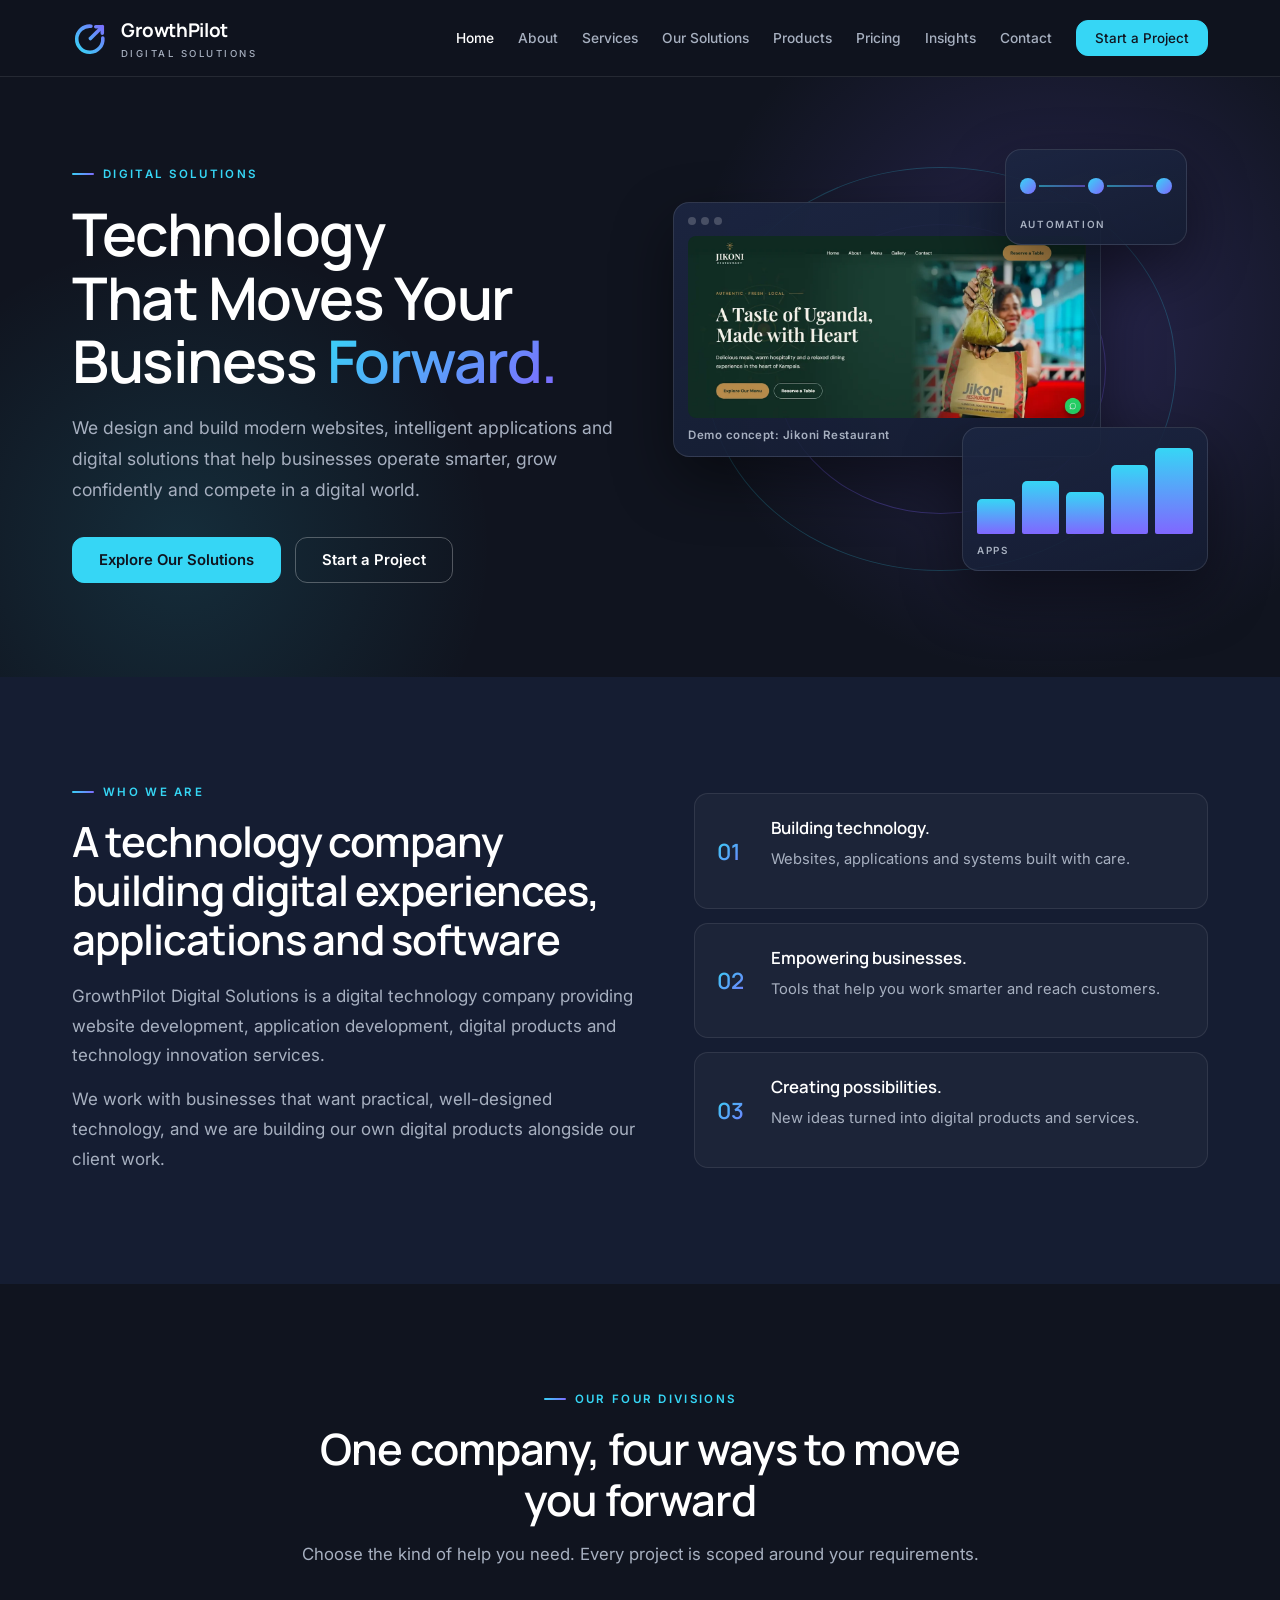
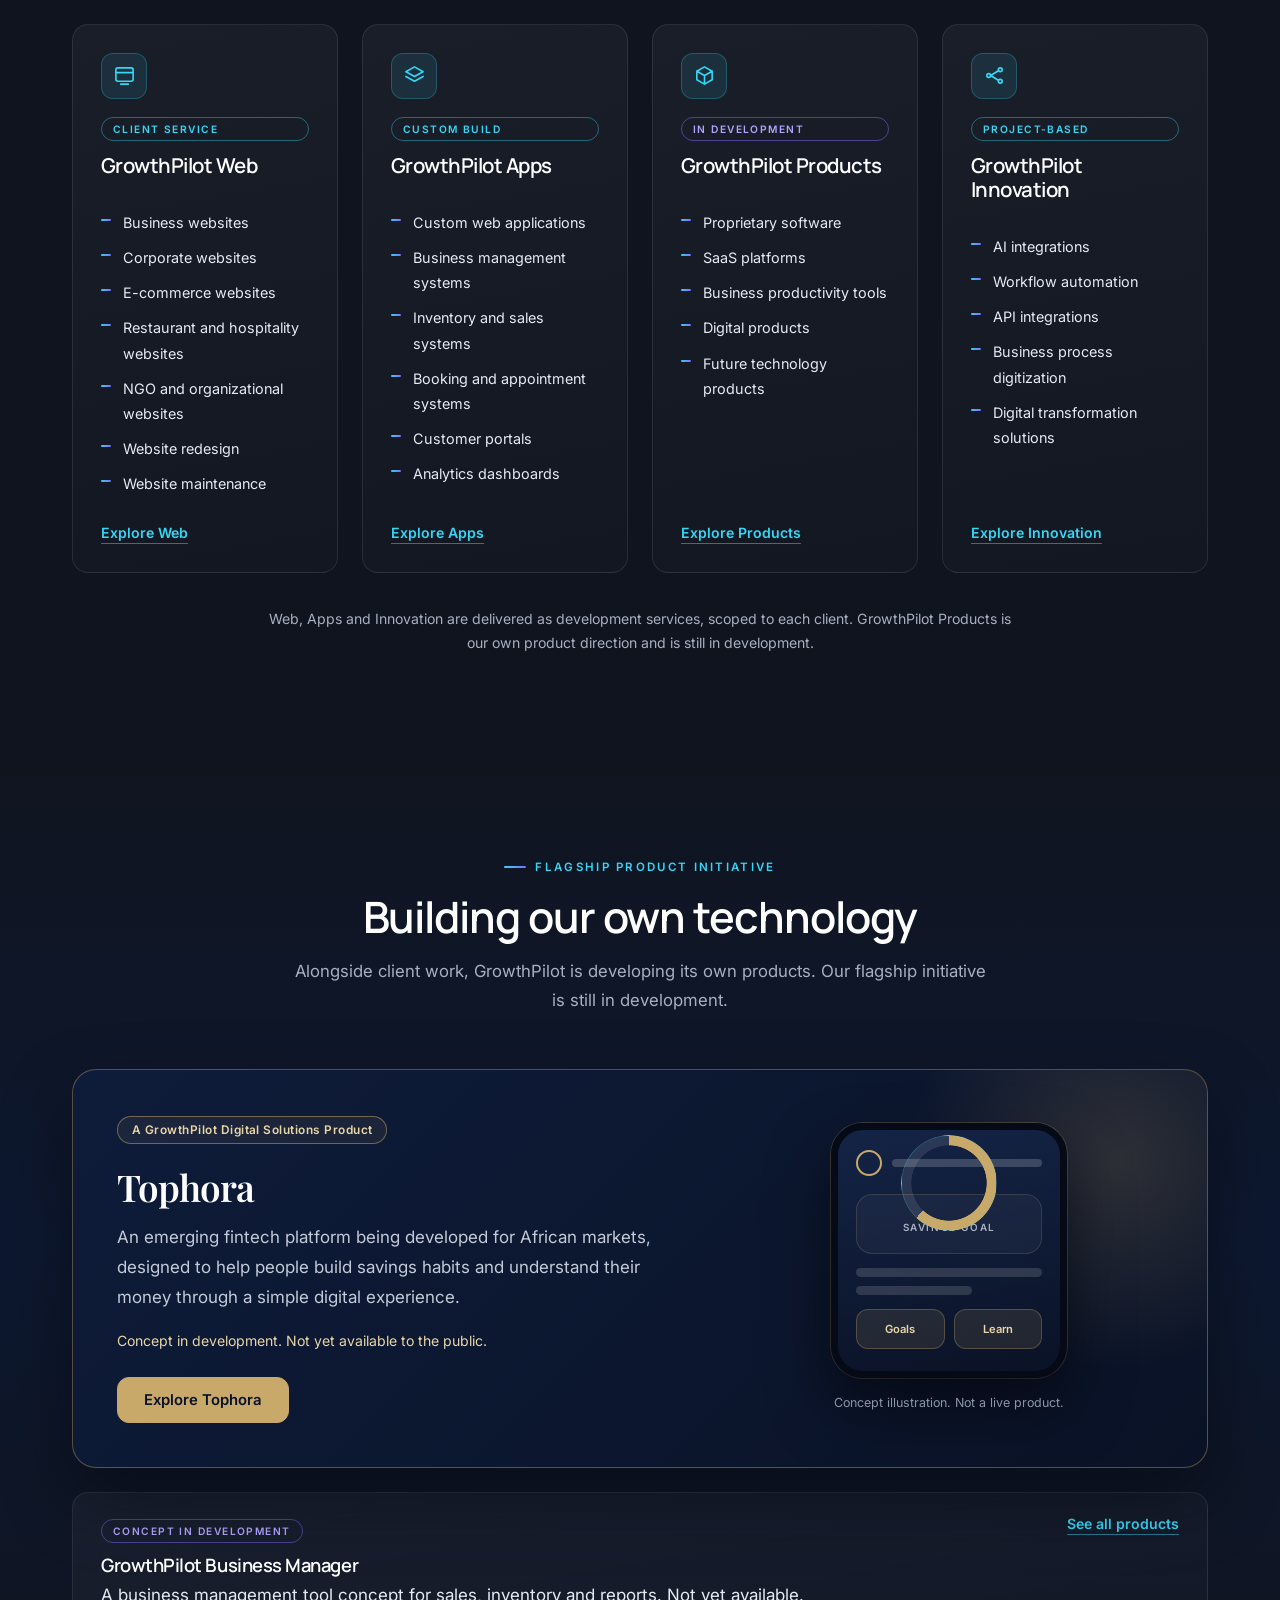
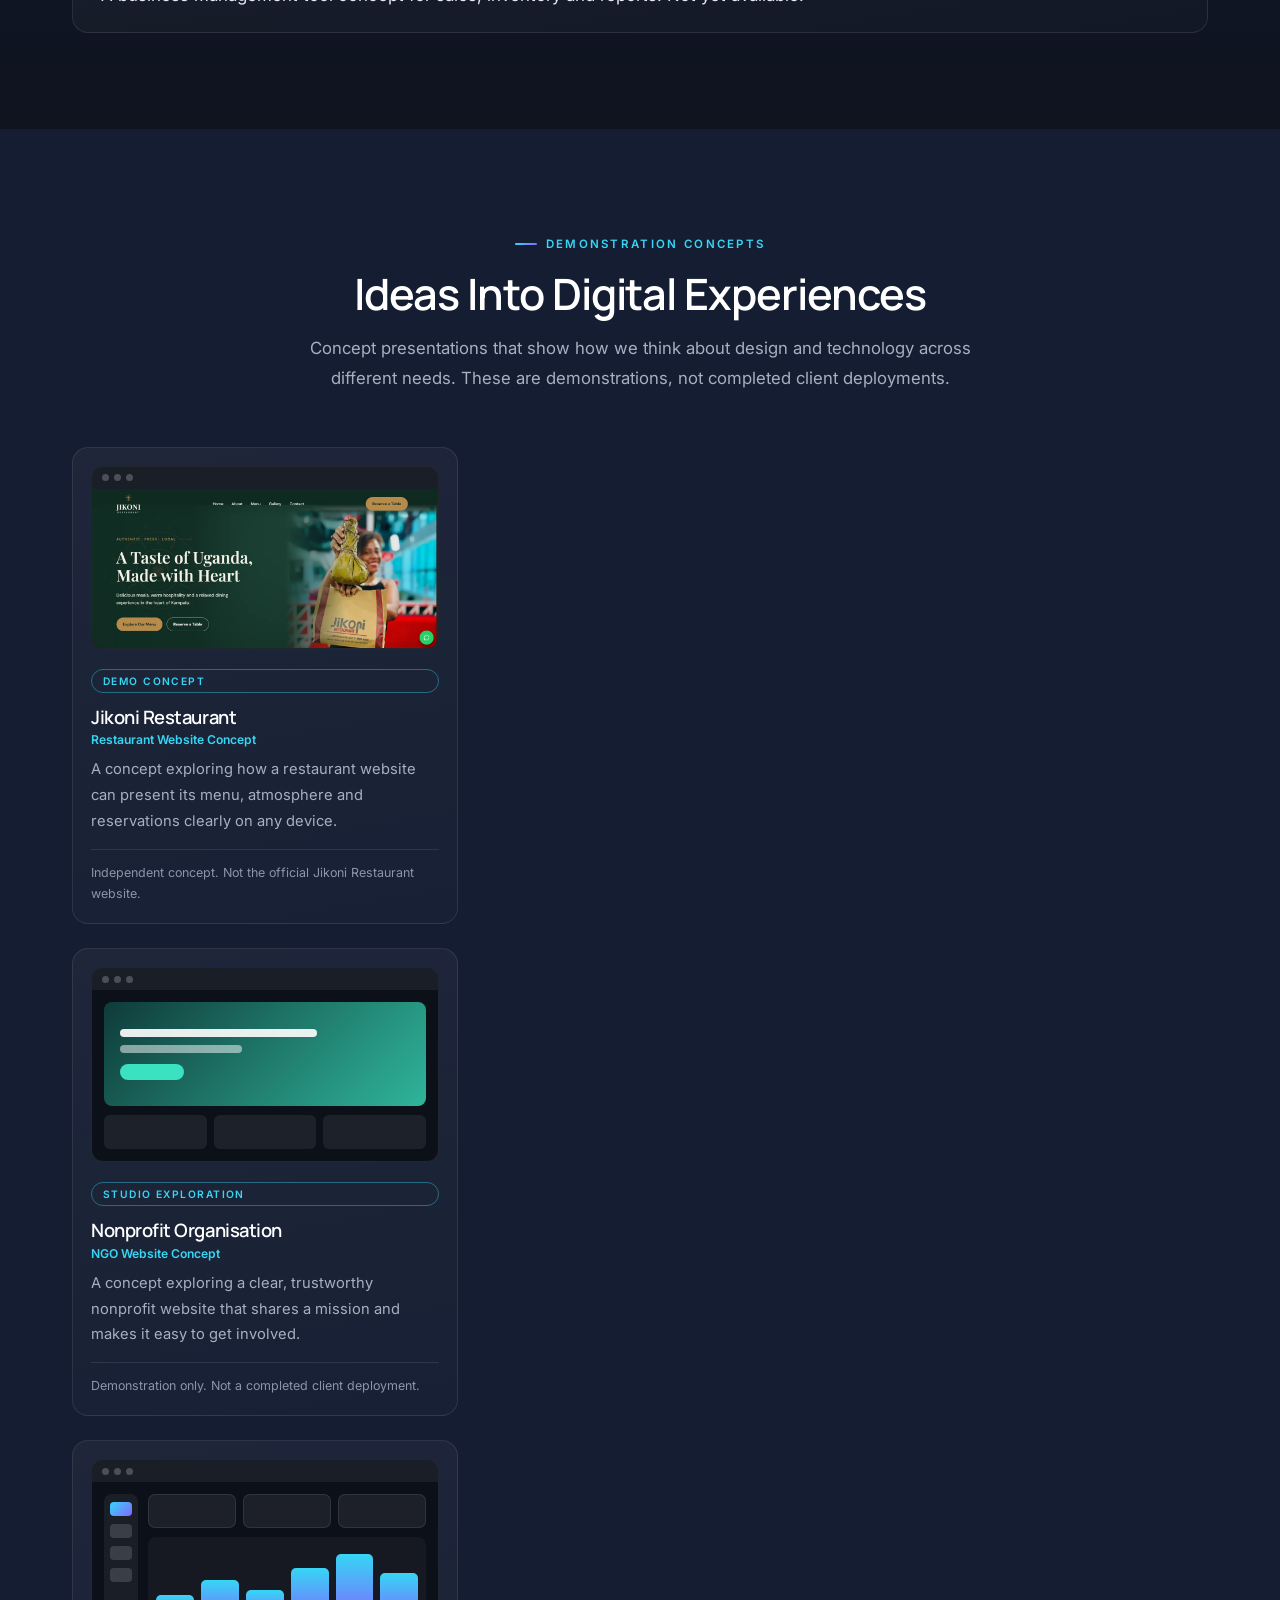
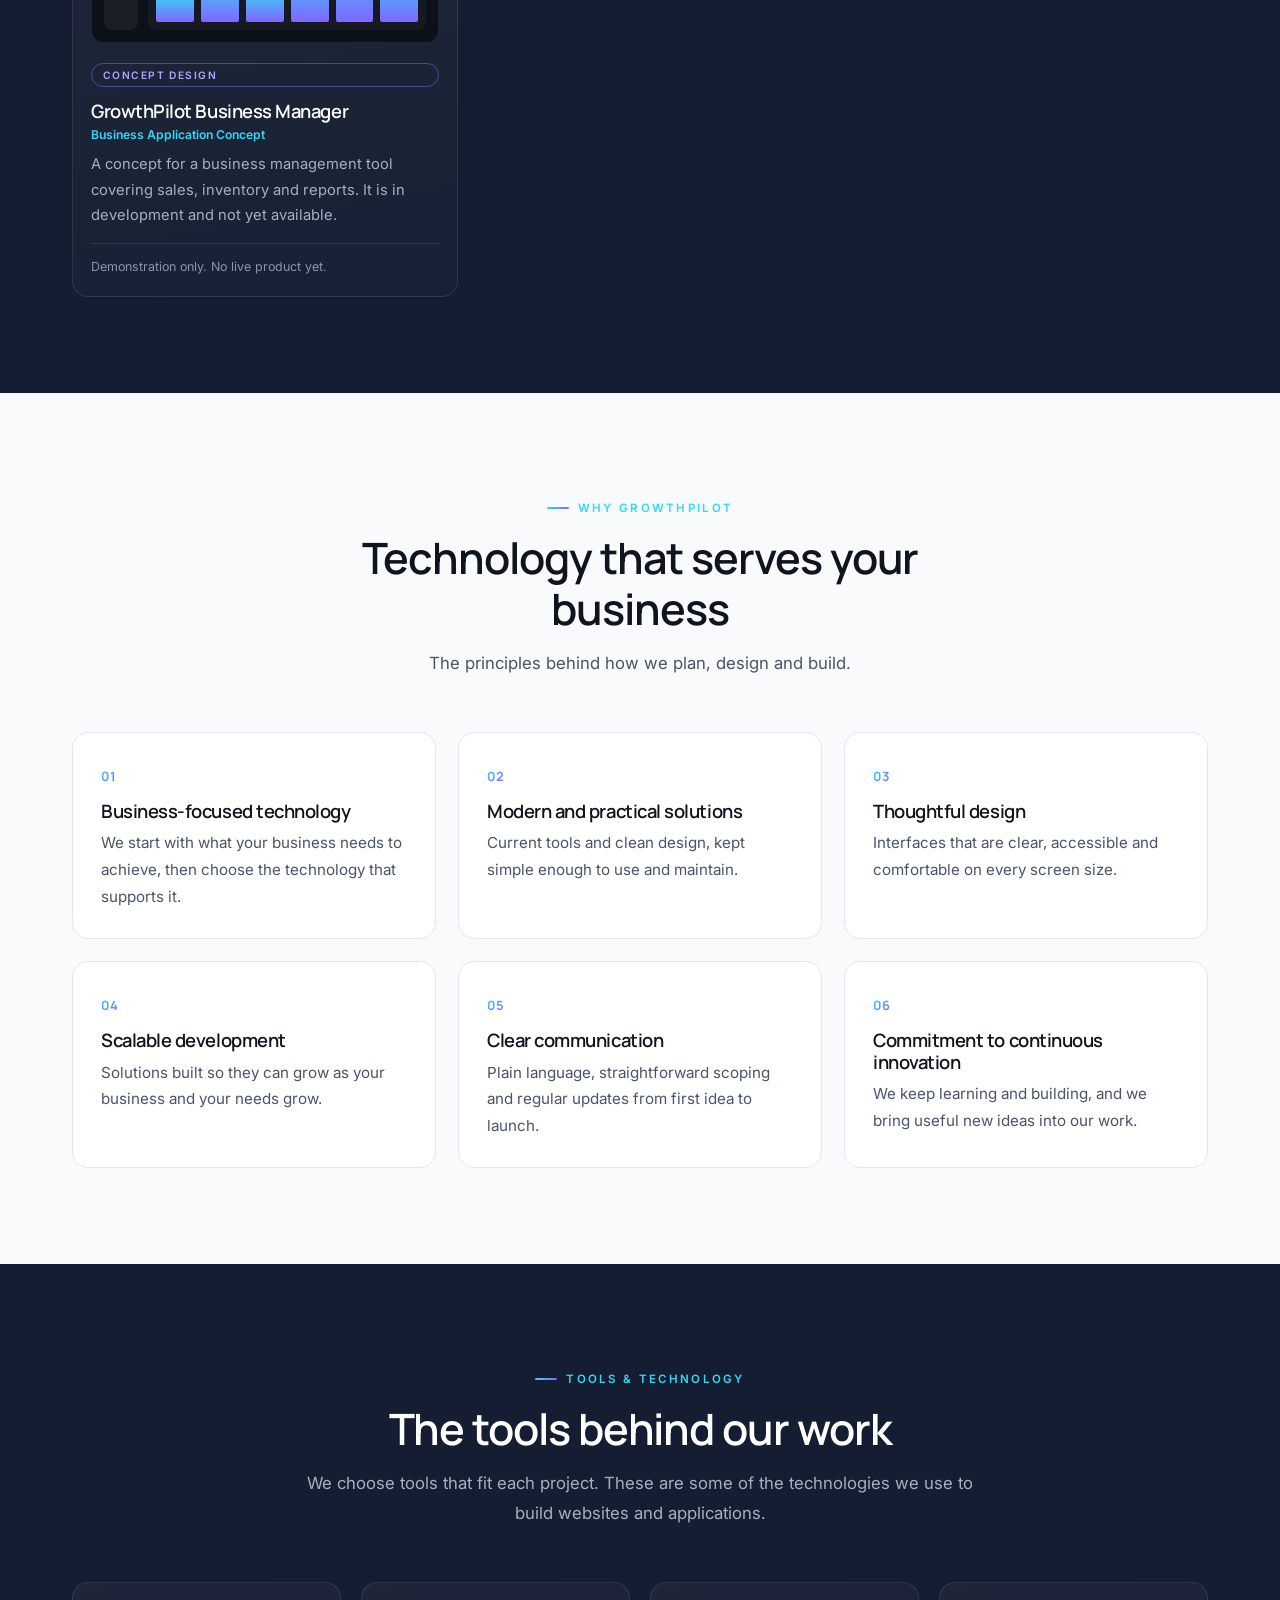
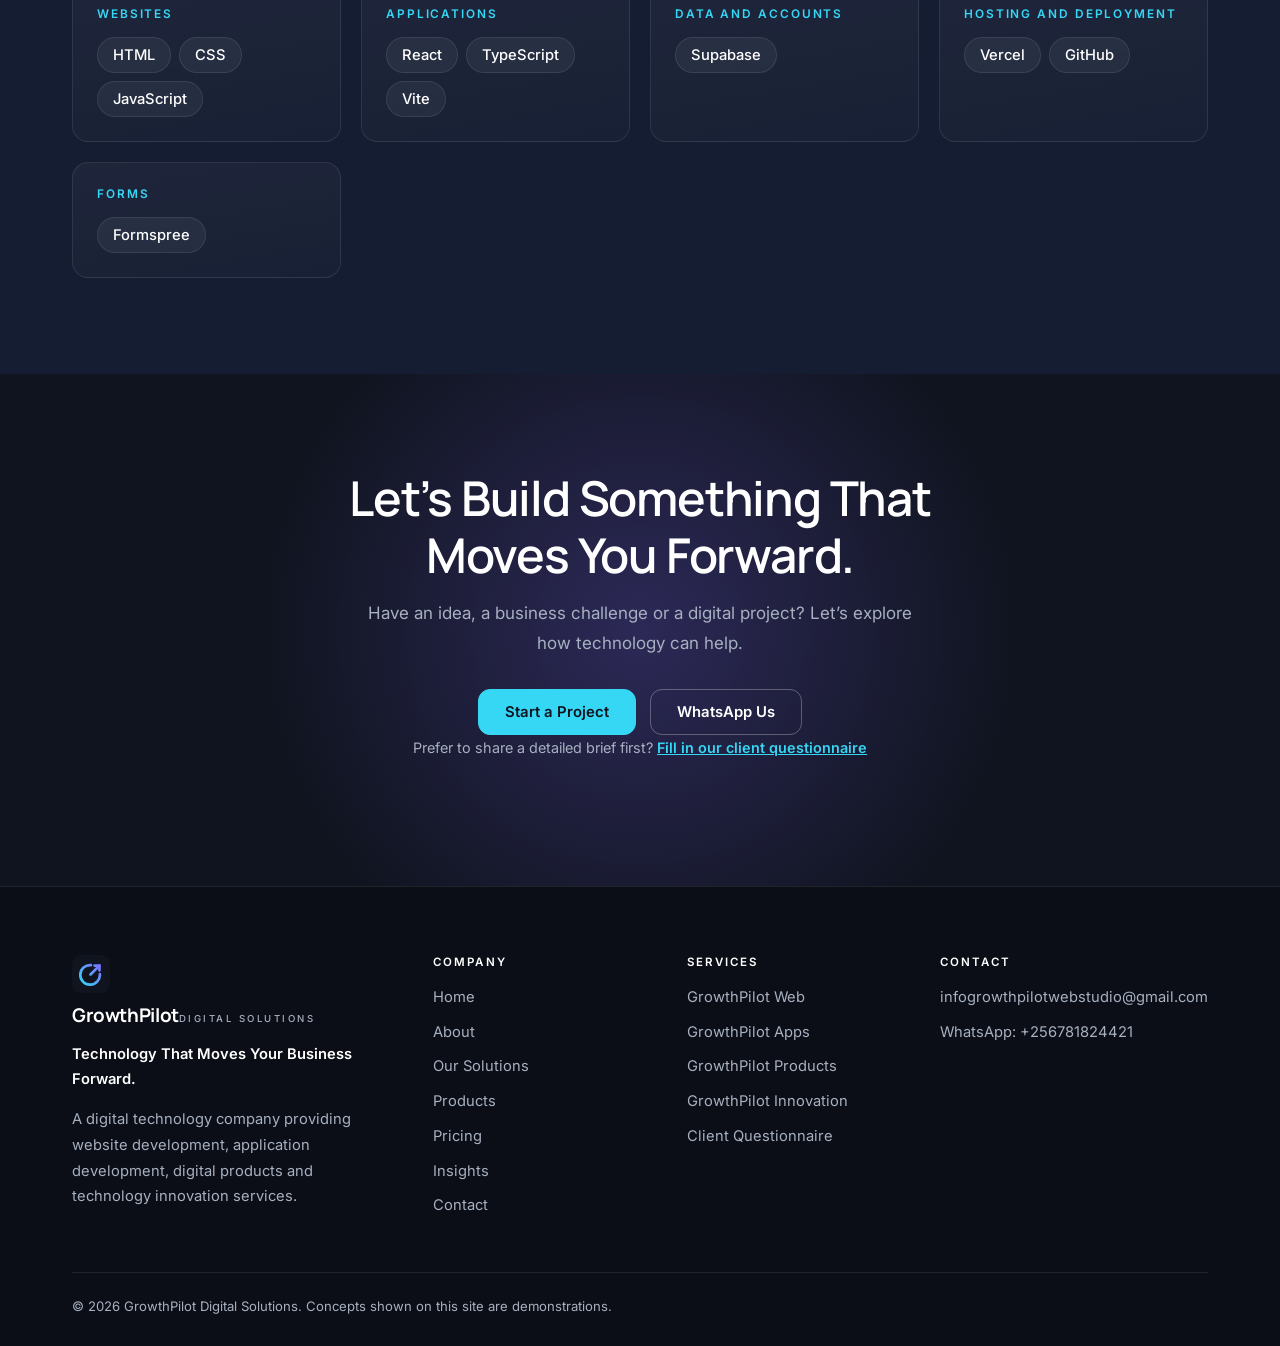
<file: index.html>
<!DOCTYPE html>
<html lang="en">
<head>
<meta charset="utf-8">
<meta name="viewport" content="width=device-width, initial-scale=1, viewport-fit=cover">
<title>GrowthPilot Digital Solutions | Websites, Apps &amp; Digital Innovation</title>
<meta name="description" content="GrowthPilot Digital Solutions builds modern websites, web applications and innovative digital solutions that help businesses grow and operate smarter.">
<link rel="canonical" href="https://growthpilot-webstudio.vercel.app/">
<meta property="og:type" content="website"><meta property="og:site_name" content="GrowthPilot Digital Solutions"><meta property="og:title" content="GrowthPilot Digital Solutions | Technology That Moves Your Business Forward"><meta property="og:description" content="Modern websites, web applications and innovative digital solutions for businesses."><meta property="og:url" content="https://growthpilot-webstudio.vercel.app/"><meta property="og:image" content="https://growthpilot-webstudio.vercel.app/social-share.png"><meta name="twitter:card" content="summary_large_image">
<meta name="theme-color" content="#10141F">
<link rel="icon" href="logo-mark.svg" type="image/svg+xml"><link rel="apple-touch-icon" href="logo-mark-512.png">
<link rel="preconnect" href="https://fonts.googleapis.com"><link rel="preconnect" href="https://fonts.gstatic.com" crossorigin>
<link href="https://fonts.googleapis.com/css2?family=Inter:wght@400;500;600&family=Manrope:wght@500;600;700&family=Playfair+Display:wght@600;700&display=swap" rel="stylesheet">
<link rel="stylesheet" href="styles.css">
<noscript><style>.rv,.hero .eyebrow,.hero h1,.hero .lead,.hero .cta,.hv{opacity:1;transform:none;animation:none}</style></noscript>
<script type="application/ld+json">{"@context":"https://schema.org","@type":"Organization","name":"GrowthPilot Digital Solutions","url":"https://growthpilot-webstudio.vercel.app/","logo":"https://growthpilot-webstudio.vercel.app/logo-mark-512.png","email":"infogrowthpilotwebstudio@gmail.com","description":"A digital technology company providing website development, application development, digital products and technology innovation services."}</script>
</head>
<body>
<a class="skip" href="#main">Skip to content</a>
<header class="site-header"><div class="container nav">
<a class="brand" href="index.html" aria-label="GrowthPilot Digital Solutions home"><svg class="mark" viewBox="0 0 64 64" aria-hidden="true"><defs><linearGradient id="gpg" x1="8" y1="56" x2="56" y2="8" gradientUnits="userSpaceOnUse"><stop offset="0" stop-color="#36D6F5"/><stop offset="1" stop-color="#8067FF"/></linearGradient></defs><g fill="none" stroke="url(#gpg)" stroke-width="6" stroke-linecap="round" stroke-linejoin="round"><path d="M51.9 32.1A22 22 0 1 1 31.9 12.1"/><path d="M31 33L51 13"/><path d="M40 13H51V24"/></g></svg><span class="wm"><b>GrowthPilot</b><small>Digital Solutions</small></span></a>
<button class="menu-btn" aria-expanded="false" aria-controls="site-nav">Menu</button>
<nav id="site-nav" class="site-nav" aria-label="Main"><a href="index.html">Home</a><a href="about.html">About</a><a href="services.html">Services</a><a href="solutions.html">Our Solutions</a><a href="products.html">Products</a><a href="pricing.html">Pricing</a><a href="insights.html">Insights</a><a href="contact.html">Contact</a><a class="btn" href="contact.html">Start a Project</a></nav>
</div></header>
<main id="main">

<div class="hero"><div class="container">
<div><span class="eyebrow">Digital Solutions</span>
<h1>Technology That Moves Your Business <span class="gt">Forward.</span></h1>
<p class="lead">We design and build modern websites, intelligent applications and digital solutions that help businesses operate smarter, grow confidently and compete in a digital world.</p>
<div class="cta"><a class="btn" href="solutions.html">Explore Our Solutions</a><a class="btn ghost" href="contact.html">Start a Project</a></div></div>
<div class="hv" role="img" aria-label="Abstract illustration of a website, an application dashboard and an automation flow"><i class="ring"></i><i class="ring r2"></i>
<div class="gc g1 shot"><div class="dots"><i></i><i></i><i></i></div><img src="concept-jikoni-desktop.webp" alt="Concept website design for Jikoni Restaurant" width="1200" height="550" decoding="async"><small class="lab">Demo concept: Jikoni Restaurant</small></div>
<div class="gc g3"><div class="flow"><i></i><u></u><i></i><u></u><i></i></div><small class="lab">Automation</small></div>
<div class="gc g2"><div class="bars"><i style="--h:38%"></i><i style="--h:58%"></i><i style="--h:46%"></i><i style="--h:76%"></i><i style="--h:94%"></i></div><small class="lab">Apps</small></div>
</div></div></div>

<section class="alt" id="about"><div class="container intro">
<div class="rv"><span class="eyebrow">Who we are</span><h2>A technology company building digital experiences, applications and software</h2>
<p>GrowthPilot Digital Solutions is a digital technology company providing website development, application development, digital products and technology innovation services.</p>
<p>We work with businesses that want practical, well-designed technology, and we are building our own digital products alongside our client work.</p></div>
<div class="pil rv"><div><i class="gt">01</i><p><b>Building technology.</b><br><span>Websites, applications and systems built with care.</span></p></div><div><i class="gt">02</i><p><b>Empowering businesses.</b><br><span>Tools that help you work smarter and reach customers.</span></p></div><div><i class="gt">03</i><p><b>Creating possibilities.</b><br><span>New ideas turned into digital products and services.</span></p></div></div>
</div></section>

<section id="divisions"><div class="container"><div class="hd rv"><span class="eyebrow">Our four divisions</span><h2>One company, four ways to move you forward</h2><p class="sub">Choose the kind of help you need. Every project is scoped around your requirements.</p></div>
<div class="grid g4">
<article class="card rv"><div class="ic"><svg viewBox="0 0 24 24"><rect x="3" y="4" width="18" height="14" rx="2"/><path d="M3 9h18M8 21h8"/></svg></div><span class="badge">Client service</span><h3>GrowthPilot Web</h3><ul><li>Business websites</li><li>Corporate websites</li><li>E-commerce websites</li><li>Restaurant and hospitality websites</li><li>NGO and organizational websites</li><li>Website redesign</li><li>Website maintenance</li></ul><a class="lk" href="services.html#web">Explore Web</a></article>
<article class="card rv"><div class="ic"><svg viewBox="0 0 24 24"><path d="M12 3l9 5-9 5-9-5 9-5zM3 13l9 5 9-5"/></svg></div><span class="badge">Custom build</span><h3>GrowthPilot Apps</h3><ul><li>Custom web applications</li><li>Business management systems</li><li>Inventory and sales systems</li><li>Booking and appointment systems</li><li>Customer portals</li><li>Analytics dashboards</li></ul><a class="lk" href="services.html#apps">Explore Apps</a></article>
<article class="card rv"><div class="ic"><svg viewBox="0 0 24 24"><path d="M12 3l8 4.5v9L12 21l-8-4.5v-9L12 3zM12 12l8-4.5M12 12v9M12 12L4 7.5"/></svg></div><span class="badge v">In development</span><h3>GrowthPilot Products</h3><ul><li>Proprietary software</li><li>SaaS platforms</li><li>Business productivity tools</li><li>Digital products</li><li>Future technology products</li></ul><a class="lk" href="products.html">Explore Products</a></article>
<article class="card rv"><div class="ic"><svg viewBox="0 0 24 24"><circle cx="6" cy="12" r="2"/><circle cx="18" cy="6" r="2"/><circle cx="18" cy="18" r="2"/><path d="M8 12l8-5M8 12l8 5"/></svg></div><span class="badge">Project-based</span><h3>GrowthPilot Innovation</h3><ul><li>AI integrations</li><li>Workflow automation</li><li>API integrations</li><li>Business process digitization</li><li>Digital transformation solutions</li></ul><a class="lk" href="services.html#innovation">Explore Innovation</a></article>
</div><p class="note">Web, Apps and Innovation are delivered as development services, scoped to each client. GrowthPilot Products is our own product direction and is still in development.</p></div></section>

<section class="tp-sec" id="flagship"><div class="container"><div class="hd rv"><span class="eyebrow">Flagship product initiative</span><h2>Building our own technology</h2><p class="sub">Alongside client work, GrowthPilot is developing its own products. Our flagship initiative is still in development.</p></div><article class="tp-card rv"><div><span class="rel">A GrowthPilot Digital Solutions Product</span><h3>Tophora</h3><p>An emerging fintech platform being developed for African markets, designed to help people build savings habits and understand their money through a simple digital experience.</p><div class="stat">Concept in development. Not yet available to the public.</div><a class="btn" href="tophora.html">Explore Tophora</a></div><div class="tp-vis"><div class="tpv" aria-hidden="true"><div class="tpv-h"><i></i><b></b></div><div class="tpv-g"><span class="ring"></span><small>Savings goal</small></div><div class="tpv-l"><b></b><b></b></div><div class="tpv-t"><span>Goals</span><span>Learn</span></div></div><p class="cap">Concept illustration. Not a live product.</p></div></article><article class="card tp-mini rv" style="flex-direction:row"><div><span class="badge v">Concept in development</span><h3 style="margin:10px 0 4px;font-size:1.15rem">GrowthPilot Business Manager</h3><p style="margin:0">A business management tool concept for sales, inventory and reports. Not yet available.</p></div><a class="lk" href="products.html">See all products</a></article></div></section>

<section class="alt" id="concepts"><div class="container"><div class="hd rv"><span class="eyebrow">Demonstration concepts</span><h2>Ideas Into Digital Experiences</h2><p class="sub">Concept presentations that show how we think about design and technology across different needs. These are demonstrations, not completed client deployments.</p></div>
<div class="grid g3">
<article class="card cc rv"><div class="th"><div class="tb"><i></i><i></i><i></i></div><img src="concept-jikoni-desktop.webp" alt="Concept website design for Jikoni Restaurant" loading="lazy" width="1200" height="550"></div><span class="badge">Demo Concept</span><h3>Jikoni Restaurant</h3><div class="cat">Restaurant Website Concept</div><p>A concept exploring how a restaurant website can present its menu, atmosphere and reservations clearly on any device.</p><div class="dm">Independent concept. Not the official Jikoni Restaurant website.</div></article>
<article class="card cc rv"><div class="th" aria-hidden="true"><div class="tb"><i></i><i></i><i></i></div><div class="tc"><div class="hb" style="--a:#2fb59a;--b:#0f3b3a"><b></b><b></b><span></span></div><div class="tl"><i></i><i></i><i></i></div></div></div><span class="badge">Studio Exploration</span><h3>Nonprofit Organisation</h3><div class="cat">NGO Website Concept</div><p>A concept exploring a clear, trustworthy nonprofit website that shares a mission and makes it easy to get involved.</p><div class="dm">Demonstration only. Not a completed client deployment.</div></article>
<article class="card cc rv"><div class="th" aria-hidden="true"><div class="tb"><i></i><i></i><i></i></div><div class="tc dash"><div class="sd"><i></i><i></i><i></i><i></i></div><div class="mn"><div class="kp"><i></i><i></i><i></i></div><div class="bars"><i style="--h:35%"></i><i style="--h:55%"></i><i style="--h:42%"></i><i style="--h:70%"></i><i style="--h:88%"></i><i style="--h:64%"></i></div></div></div></div><span class="badge v">Concept Design</span><h3>GrowthPilot Business Manager</h3><div class="cat">Business Application Concept</div><p>A concept for a business management tool covering sales, inventory and reports. It is in development and not yet available.</p><div class="dm">Demonstration only. No live product yet.</div></article>
</div></div></section>

<section class="light" id="why"><div class="container"><div class="hd rv"><span class="eyebrow">Why GrowthPilot</span><h2>Technology that serves your business</h2><p class="sub">The principles behind how we plan, design and build.</p></div>
<div class="wy">
<div class="wc rv"><span class="n">01</span><h3>Business-focused technology</h3><p>We start with what your business needs to achieve, then choose the technology that supports it.</p></div>
<div class="wc rv"><span class="n">02</span><h3>Modern and practical solutions</h3><p>Current tools and clean design, kept simple enough to use and maintain.</p></div>
<div class="wc rv"><span class="n">03</span><h3>Thoughtful design</h3><p>Interfaces that are clear, accessible and comfortable on every screen size.</p></div>
<div class="wc rv"><span class="n">04</span><h3>Scalable development</h3><p>Solutions built so they can grow as your business and your needs grow.</p></div>
<div class="wc rv"><span class="n">05</span><h3>Clear communication</h3><p>Plain language, straightforward scoping and regular updates from first idea to launch.</p></div>
<div class="wc rv"><span class="n">06</span><h3>Commitment to continuous innovation</h3><p>We keep learning and building, and we bring useful new ideas into our work.</p></div>
</div></div></section>

<section class=alt id="tools"><div class="container"><div class="hd rv"><span class="eyebrow">Tools &amp; technology</span><h2>The tools behind our work</h2><p class="sub">We choose tools that fit each project. These are some of the technologies we use to build websites and applications.</p></div><div class="tools-g"><div class="card rv"><h3>Websites</h3><div class="pills"><span>HTML</span><span>CSS</span><span>JavaScript</span></div></div><div class="card rv"><h3>Applications</h3><div class="pills"><span>React</span><span>TypeScript</span><span>Vite</span></div></div><div class="card rv"><h3>Data and accounts</h3><div class="pills"><span>Supabase</span></div></div><div class="card rv"><h3>Hosting and deployment</h3><div class="pills"><span>Vercel</span><span>GitHub</span></div></div><div class="card rv"><h3>Forms</h3><div class="pills"><span>Formspree</span></div></div></div></div></section>

<section class="fcta"><div class="container rv"><h2>Let&rsquo;s Build Something That Moves You Forward.</h2><p>Have an idea, a business challenge or a digital project? Let&rsquo;s explore how technology can help.</p>
<div class="cta"><a class="btn" href="contact.html">Start a Project</a><a class="btn ghost" href="https://wa.me/256781824421?text=Hello%20GrowthPilot%20Digital%20Solutions">WhatsApp Us</a></div>
<p class="brief">Prefer to share a detailed brief first? <a href="questionnaire.html">Fill in our client questionnaire</a></p></div></section>
</main>

<footer class="site-footer"><div class="container"><div class="fg">
<div><a class="brand" href="index.html" aria-label="GrowthPilot Digital Solutions home"><img class="mark" src="logo-mark.svg" alt="" width="38" height="38"><span class="wm"><b>GrowthPilot</b><small>Digital Solutions</small></span></a><p class="tag">Technology That Moves Your Business Forward.</p><p>A digital technology company providing website development, application development, digital products and technology innovation services.</p></div>
<div><h4>Company</h4><a href="index.html">Home</a><a href="about.html">About</a><a href="solutions.html">Our Solutions</a><a href="products.html">Products</a><a href="pricing.html">Pricing</a><a href="insights.html">Insights</a><a href="contact.html">Contact</a></div>
<div><h4>Services</h4><a href="services.html#web">GrowthPilot Web</a><a href="services.html#apps">GrowthPilot Apps</a><a href="products.html">GrowthPilot Products</a><a href="services.html#innovation">GrowthPilot Innovation</a><a href="questionnaire.html">Client Questionnaire</a></div>
<div><h4>Contact</h4><a href="mailto:infogrowthpilotwebstudio@gmail.com">infogrowthpilotwebstudio@gmail.com</a><a href="https://wa.me/256781824421?text=Hello%20GrowthPilot%20Digital%20Solutions">WhatsApp: +256781824421</a></div>
</div><div class="cp">&copy; <span data-year>2026</span> GrowthPilot Digital Solutions. Concepts shown on this site are demonstrations.</div></div></footer>
<script src="main.js" defer></script>
</body>
</html>
</file>
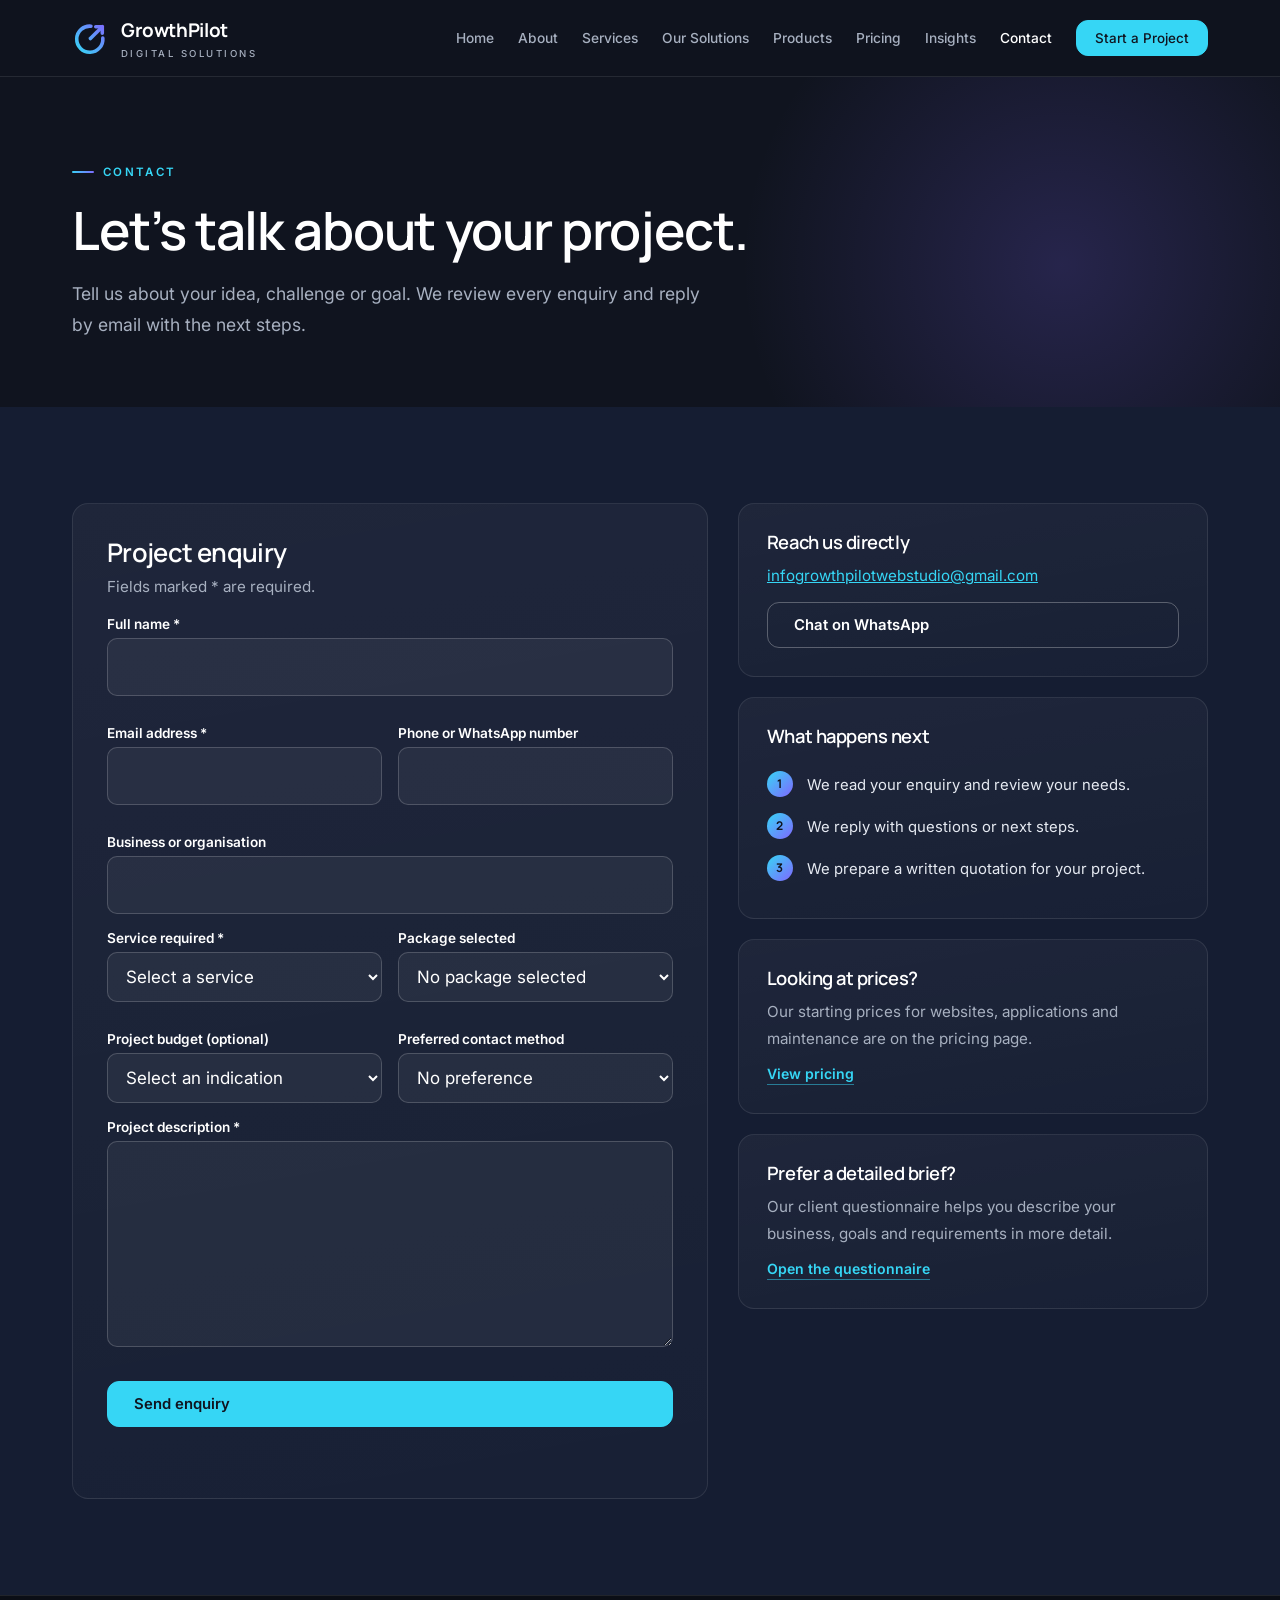
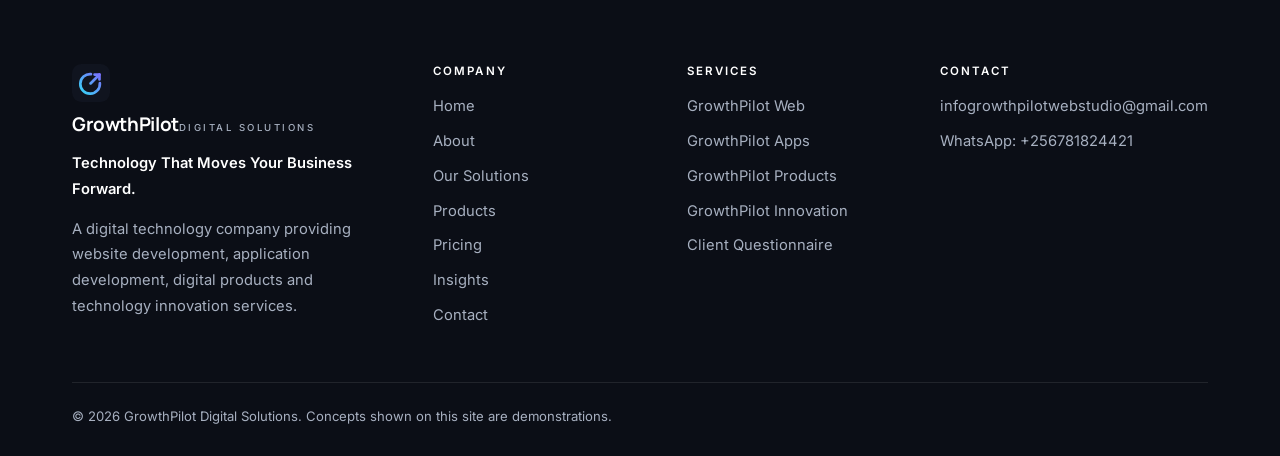
<file: contact.html>
<!DOCTYPE html>
<html lang="en">
<head>
<meta charset="utf-8">
<meta name="viewport" content="width=device-width, initial-scale=1, viewport-fit=cover">
<title>Contact Us | Start a Project with GrowthPilot Digital Solutions</title>
<meta name="description" content="Start a project with GrowthPilot Digital Solutions. Send an enquiry about websites, applications, products or digital innovation and we will reply by email.">
<link rel="canonical" href="https://growthpilot-webstudio.vercel.app/contact.html">
<meta property="og:type" content="website"><meta property="og:site_name" content="GrowthPilot Digital Solutions"><meta property="og:title" content="Contact Us | Start a Project with GrowthPilot Digital Solutions"><meta property="og:description" content="Start a project with GrowthPilot Digital Solutions. Send an enquiry about websites, applications, products or digital innovation and we will reply by email."><meta property="og:url" content="https://growthpilot-webstudio.vercel.app/contact.html"><meta property="og:image" content="https://growthpilot-webstudio.vercel.app/social-share.png"><meta name="twitter:card" content="summary_large_image">
<meta name="theme-color" content="#10141F">
<link rel="icon" href="logo-mark.svg" type="image/svg+xml"><link rel="apple-touch-icon" href="logo-mark-512.png">
<link rel="preconnect" href="https://fonts.googleapis.com"><link rel="preconnect" href="https://fonts.gstatic.com" crossorigin>
<link href="https://fonts.googleapis.com/css2?family=Inter:wght@400;500;600&family=Manrope:wght@500;600;700&display=swap" rel="stylesheet">
<link rel="stylesheet" href="styles.css">
<noscript><style>.rv{opacity:1;transform:none}</style></noscript>
</head>
<body>
<a class="skip" href="#main">Skip to content</a>
<header class="site-header"><div class="container nav">
<a class="brand" href="index.html" aria-label="GrowthPilot Digital Solutions home"><svg class="mark" viewBox="0 0 64 64" aria-hidden="true"><defs><linearGradient id="gpg" x1="8" y1="56" x2="56" y2="8" gradientUnits="userSpaceOnUse"><stop offset="0" stop-color="#36D6F5"/><stop offset="1" stop-color="#8067FF"/></linearGradient></defs><g fill="none" stroke="url(#gpg)" stroke-width="6" stroke-linecap="round" stroke-linejoin="round"><path d="M51.9 32.1A22 22 0 1 1 31.9 12.1"/><path d="M31 33L51 13"/><path d="M40 13H51V24"/></g></svg><span class="wm"><b>GrowthPilot</b><small>Digital Solutions</small></span></a>
<button class="menu-btn" aria-expanded="false" aria-controls="site-nav">Menu</button>
<nav id="site-nav" class="site-nav" aria-label="Main"><a href="index.html">Home</a><a href="about.html">About</a><a href="services.html">Services</a><a href="solutions.html">Our Solutions</a><a href="products.html">Products</a><a href="pricing.html">Pricing</a><a href="insights.html">Insights</a><a href="contact.html">Contact</a><a class="btn" href="contact.html">Start a Project</a></nav>
</div></header>
<main id="main">
<div class="page-hero"><div class="container"><span class="eyebrow">Contact</span><h1>Let&rsquo;s talk about your project.</h1><p class="lead">Tell us about your idea, challenge or goal. We review every enquiry and reply by email with the next steps.</p></div></div>
<section class="alt"><div class="container cl">
<form id="enquiry-form" class="card fc rv" novalidate><h2>Project enquiry</h2><p class="sub" style="font-size:.95rem">Fields marked * are required.</p>
<div id="selection" class="status" role="status" hidden></div>
<label for="name">Full name *</label><input id="name" name="name" type="text" autocomplete="name" aria-describedby="e_name"><div class="err" id="e_name"></div>
<div class="row2"><div><label for="email">Email address *</label><input id="email" name="email" type="email" autocomplete="email" aria-describedby="e_email"><div class="err" id="e_email"></div></div>
<div><label for="phone">Phone or WhatsApp number</label><input id="phone" name="phone" type="tel" autocomplete="tel"></div></div>
<label for="organisation">Business or organisation</label><input id="organisation" name="organisation" type="text" autocomplete="organization">
<div class="row2"><div><label for="service">Service required *</label><select id="service" name="service" aria-describedby="e_service"><option value="">Select a service</option><option>Starter Website</option><option>Business Website</option><option>Premium Website</option><option>E-commerce Website</option><option>Basic Web Application</option><option>Business Management System</option><option>Advanced Custom Application</option><option>API Integration &amp; Automation</option><option>Website Maintenance</option><option>Custom Project</option><option>Tophora Enquiry</option><option>Other</option></select><div class="err" id="e_service"></div></div>
<div><label for="package">Package selected</label><select id="package" name="package"><option value="">No package selected</option><optgroup label="Websites"><option>Starter Website</option><option>Business Website</option><option>Premium Website</option><option>E-commerce Website</option></optgroup><optgroup label="Applications"><option>Basic Web Application</option><option>Business Management System</option><option>Advanced Custom Application</option><option>API Integration &amp; Automation</option></optgroup><optgroup label="Monthly maintenance"><option>Basic Care</option><option>Business Care</option><option>Premium Care</option></optgroup><option>Custom Project</option></select></div></div>
<div class="row2"><div><label for="budget">Project budget (optional)</label><select id="budget" name="budget"><option value="">Select an indication</option><option>Below UGX 350,000</option><option>UGX 350,000&ndash;650,000</option><option>UGX 650,001&ndash;1,200,000</option><option>UGX 1,200,001&ndash;2,000,000</option><option>Above UGX 2,000,000</option><option>Not sure yet</option></select></div>
<div><label for="contact_method">Preferred contact method</label><select id="contact_method" name="contact_method"><option value="">No preference</option><option>Email</option><option>WhatsApp</option><option>Phone call</option></select></div></div>
<label for="message">Project description *</label><textarea id="message" name="message" rows="6" aria-describedby="e_message"></textarea><div class="err" id="e_message"></div>
<div class="hp" aria-hidden="true"><label for="_gotcha">Leave this field empty</label><input id="_gotcha" name="_gotcha" type="text" tabindex="-1" autocomplete="off"></div>
<button class="btn" type="submit">Send enquiry</button><div id="form-status" role="status" aria-live="polite"></div></form>
<aside class="side rv"><div class="card"><h3>Reach us directly</h3><p><a href="mailto:infogrowthpilotwebstudio@gmail.com">infogrowthpilotwebstudio@gmail.com</a></p><a class="btn ghost" href="https://wa.me/256781824421?text=Hello%20GrowthPilot%20Digital%20Solutions">Chat on WhatsApp</a></div>
<div class="card"><h3>What happens next</h3><ul class="steps"><li>We read your enquiry and review your needs.</li><li>We reply with questions or next steps.</li><li>We prepare a written quotation for your project.</li></ul></div>
<div class="card"><h3>Looking at prices?</h3><p>Our starting prices for websites, applications and maintenance are on the pricing page.</p><a class="lk" href="pricing.html">View pricing</a></div>
<div class="card"><h3>Prefer a detailed brief?</h3><p>Our client questionnaire helps you describe your business, goals and requirements in more detail.</p><a class="lk" href="questionnaire.html">Open the questionnaire</a></div></aside></div></section>
</main>
<footer class="site-footer"><div class="container"><div class="fg">
<div><a class="brand" href="index.html" aria-label="GrowthPilot Digital Solutions home"><img class="mark" src="logo-mark.svg" alt="" width="38" height="38"><span class="wm"><b>GrowthPilot</b><small>Digital Solutions</small></span></a><p class="tag">Technology That Moves Your Business Forward.</p><p>A digital technology company providing website development, application development, digital products and technology innovation services.</p></div>
<div><h4>Company</h4><a href="index.html">Home</a><a href="about.html">About</a><a href="solutions.html">Our Solutions</a><a href="products.html">Products</a><a href="pricing.html">Pricing</a><a href="insights.html">Insights</a><a href="contact.html">Contact</a></div>
<div><h4>Services</h4><a href="services.html#web">GrowthPilot Web</a><a href="services.html#apps">GrowthPilot Apps</a><a href="products.html">GrowthPilot Products</a><a href="services.html#innovation">GrowthPilot Innovation</a><a href="questionnaire.html">Client Questionnaire</a></div>
<div><h4>Contact</h4><a href="mailto:infogrowthpilotwebstudio@gmail.com">infogrowthpilotwebstudio@gmail.com</a><a href="https://wa.me/256781824421?text=Hello%20GrowthPilot%20Digital%20Solutions">WhatsApp: +256781824421</a></div>
</div><div class="cp">&copy; <span data-year>2026</span> GrowthPilot Digital Solutions. Concepts shown on this site are demonstrations.</div></div></footer>
<script src="main.js" defer></script>
</body>
</html>
</file>
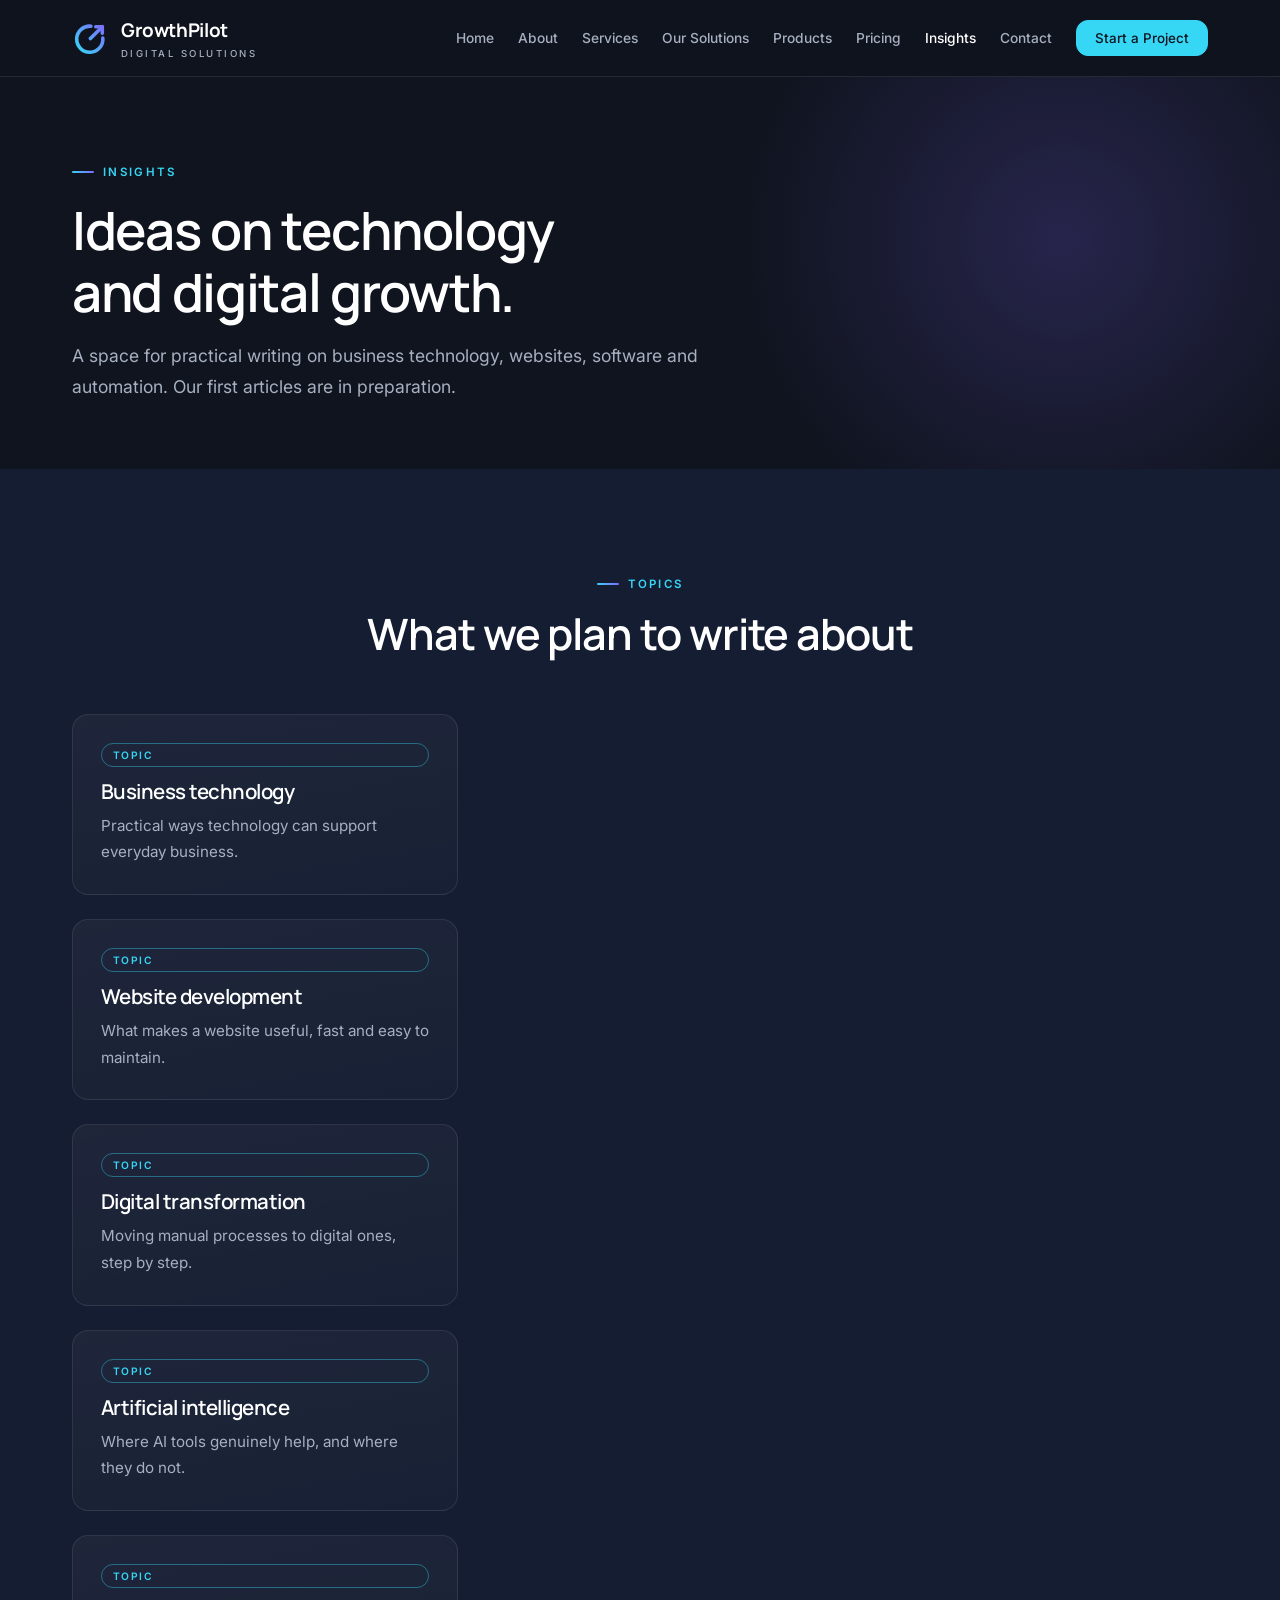
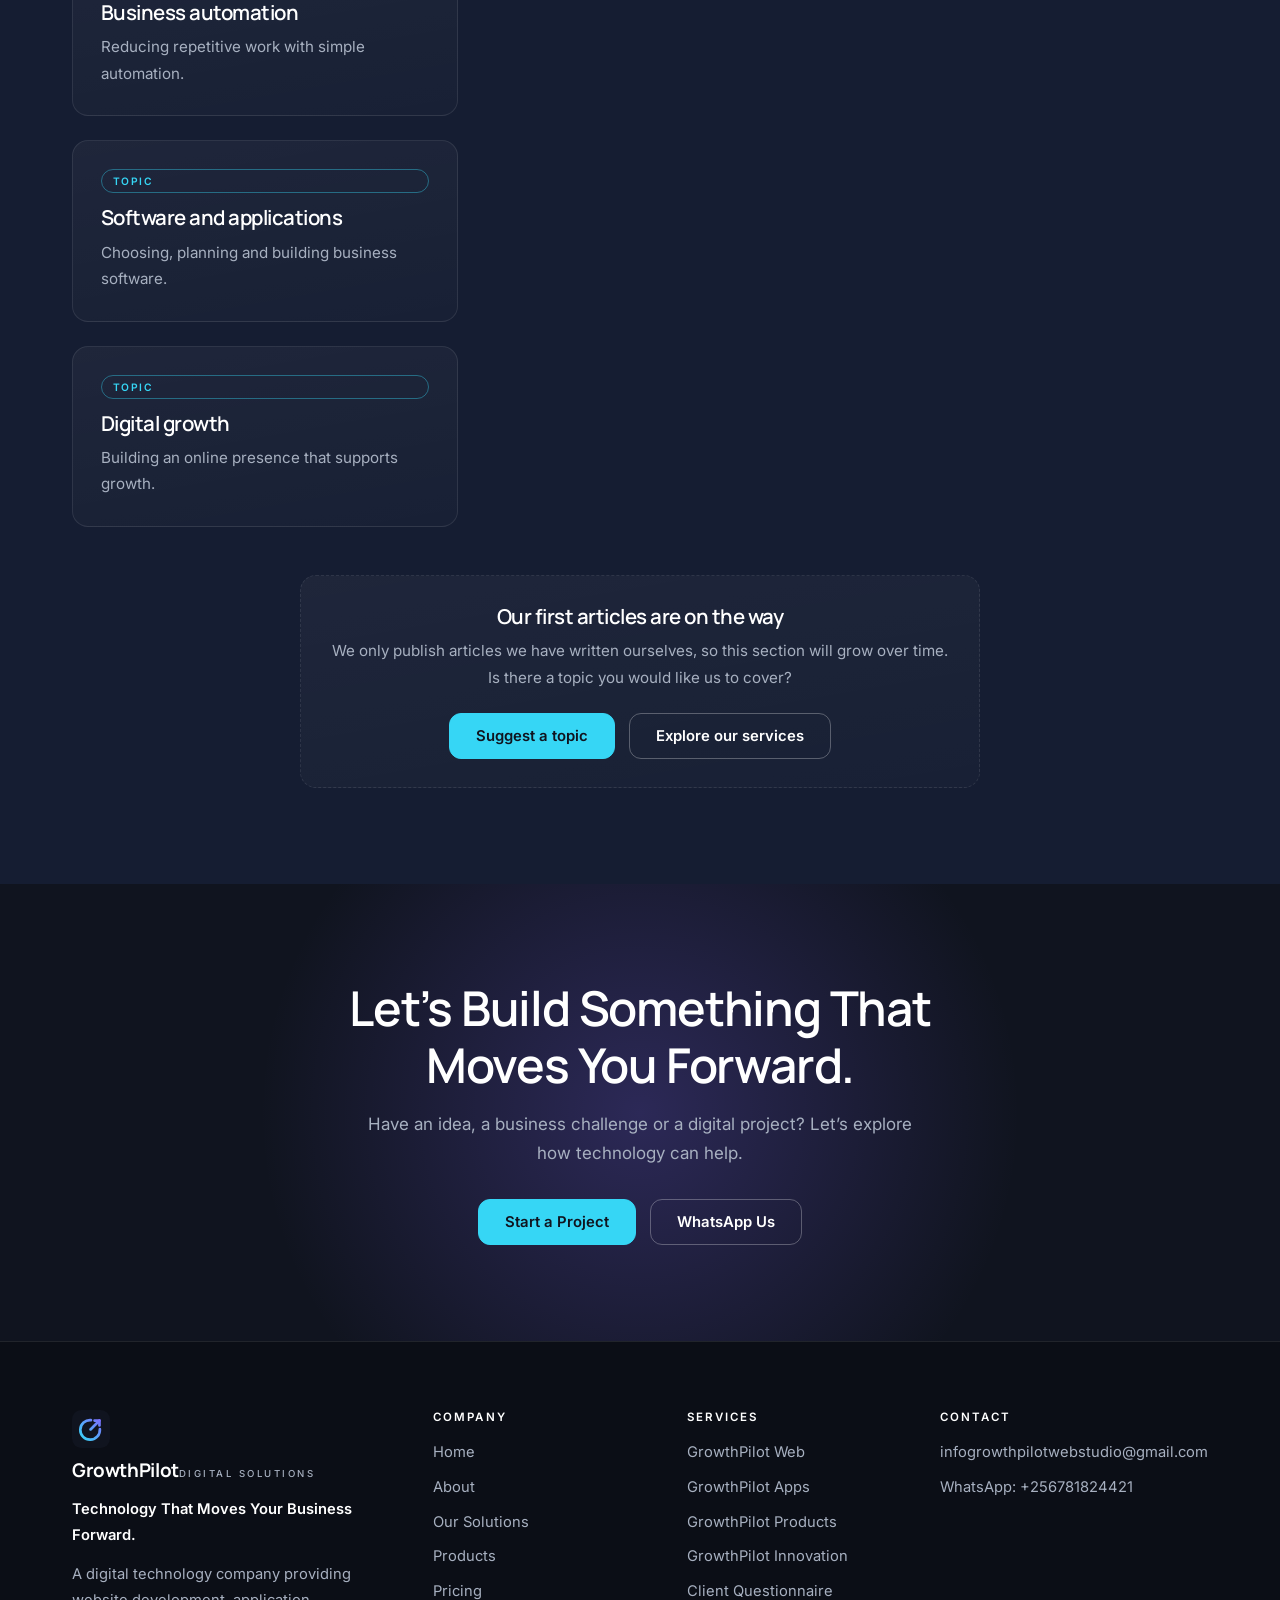
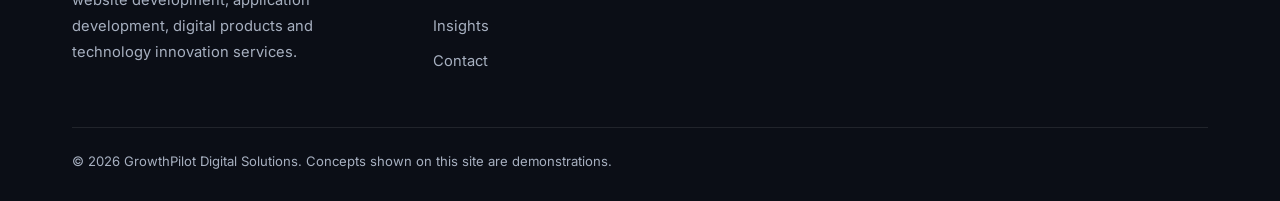
<file: insights.html>
<!DOCTYPE html>
<html lang="en">
<head>
<meta charset="utf-8">
<meta name="viewport" content="width=device-width, initial-scale=1, viewport-fit=cover">
<title>Insights | GrowthPilot Digital Solutions</title>
<meta name="description" content="Articles on business technology, website development, digital transformation, AI, automation and software from GrowthPilot Digital Solutions are coming soon.">
<link rel="canonical" href="https://growthpilot-webstudio.vercel.app/insights.html">
<meta property="og:type" content="website"><meta property="og:site_name" content="GrowthPilot Digital Solutions"><meta property="og:title" content="Insights | GrowthPilot Digital Solutions"><meta property="og:description" content="Articles on business technology, website development, digital transformation, AI, automation and software from GrowthPilot Digital Solutions are coming soon."><meta property="og:url" content="https://growthpilot-webstudio.vercel.app/insights.html"><meta property="og:image" content="https://growthpilot-webstudio.vercel.app/social-share.png"><meta name="twitter:card" content="summary_large_image">
<meta name="theme-color" content="#10141F">
<link rel="icon" href="logo-mark.svg" type="image/svg+xml"><link rel="apple-touch-icon" href="logo-mark-512.png">
<link rel="preconnect" href="https://fonts.googleapis.com"><link rel="preconnect" href="https://fonts.gstatic.com" crossorigin>
<link href="https://fonts.googleapis.com/css2?family=Inter:wght@400;500;600&family=Manrope:wght@500;600;700&display=swap" rel="stylesheet">
<link rel="stylesheet" href="styles.css">
<noscript><style>.rv{opacity:1;transform:none}</style></noscript>
</head>
<body>
<a class="skip" href="#main">Skip to content</a>
<header class="site-header"><div class="container nav">
<a class="brand" href="index.html" aria-label="GrowthPilot Digital Solutions home"><svg class="mark" viewBox="0 0 64 64" aria-hidden="true"><defs><linearGradient id="gpg" x1="8" y1="56" x2="56" y2="8" gradientUnits="userSpaceOnUse"><stop offset="0" stop-color="#36D6F5"/><stop offset="1" stop-color="#8067FF"/></linearGradient></defs><g fill="none" stroke="url(#gpg)" stroke-width="6" stroke-linecap="round" stroke-linejoin="round"><path d="M51.9 32.1A22 22 0 1 1 31.9 12.1"/><path d="M31 33L51 13"/><path d="M40 13H51V24"/></g></svg><span class="wm"><b>GrowthPilot</b><small>Digital Solutions</small></span></a>
<button class="menu-btn" aria-expanded="false" aria-controls="site-nav">Menu</button>
<nav id="site-nav" class="site-nav" aria-label="Main"><a href="index.html">Home</a><a href="about.html">About</a><a href="services.html">Services</a><a href="solutions.html">Our Solutions</a><a href="products.html">Products</a><a href="pricing.html">Pricing</a><a href="insights.html">Insights</a><a href="contact.html">Contact</a><a class="btn" href="contact.html">Start a Project</a></nav>
</div></header>
<main id="main">
<div class="page-hero"><div class="container"><span class="eyebrow">Insights</span><h1>Ideas on technology and digital growth.</h1><p class="lead">A space for practical writing on business technology, websites, software and automation. Our first articles are in preparation.</p></div></div>
<section class="alt"><div class="container"><div class="hd rv"><span class="eyebrow">Topics</span><h2>What we plan to write about</h2></div><div class="grid g3"><article class="card rv"><span class="badge">Topic</span><h3>Business technology</h3><p>Practical ways technology can support everyday business.</p></article><article class="card rv"><span class="badge">Topic</span><h3>Website development</h3><p>What makes a website useful, fast and easy to maintain.</p></article><article class="card rv"><span class="badge">Topic</span><h3>Digital transformation</h3><p>Moving manual processes to digital ones, step by step.</p></article><article class="card rv"><span class="badge">Topic</span><h3>Artificial intelligence</h3><p>Where AI tools genuinely help, and where they do not.</p></article><article class="card rv"><span class="badge">Topic</span><h3>Business automation</h3><p>Reducing repetitive work with simple automation.</p></article><article class="card rv"><span class="badge">Topic</span><h3>Software and applications</h3><p>Choosing, planning and building business software.</p></article><article class="card rv"><span class="badge">Topic</span><h3>Digital growth</h3><p>Building an online presence that supports growth.</p></article></div>
<!-- To publish an article later, add a card above in this form, with a real title, summary and date:
<article class="card"><span class="badge">Topic name</span><h3>Article title</h3><p>Short summary.</p><a class="lk" href="ARTICLE-FILE.html">Read article</a></article> -->
<article class="card empty rv"><h3>Our first articles are on the way</h3><p>We only publish articles we have written ourselves, so this section will grow over time. Is there a topic you would like us to cover?</p><div class="cta"><a class="btn" href="contact.html">Suggest a topic</a><a class="btn ghost" href="services.html">Explore our services</a></div></article>
</div></section>
<section class="fcta"><div class="container rv"><h2>Let&rsquo;s Build Something That Moves You Forward.</h2><p>Have an idea, a business challenge or a digital project? Let&rsquo;s explore how technology can help.</p><div class="cta"><a class="btn" href="contact.html">Start a Project</a><a class="btn ghost" href="https://wa.me/256781824421?text=Hello%20GrowthPilot%20Digital%20Solutions">WhatsApp Us</a></div></div></section>
</main>
<footer class="site-footer"><div class="container"><div class="fg">
<div><a class="brand" href="index.html" aria-label="GrowthPilot Digital Solutions home"><img class="mark" src="logo-mark.svg" alt="" width="38" height="38"><span class="wm"><b>GrowthPilot</b><small>Digital Solutions</small></span></a><p class="tag">Technology That Moves Your Business Forward.</p><p>A digital technology company providing website development, application development, digital products and technology innovation services.</p></div>
<div><h4>Company</h4><a href="index.html">Home</a><a href="about.html">About</a><a href="solutions.html">Our Solutions</a><a href="products.html">Products</a><a href="pricing.html">Pricing</a><a href="insights.html">Insights</a><a href="contact.html">Contact</a></div>
<div><h4>Services</h4><a href="services.html#web">GrowthPilot Web</a><a href="services.html#apps">GrowthPilot Apps</a><a href="products.html">GrowthPilot Products</a><a href="services.html#innovation">GrowthPilot Innovation</a><a href="questionnaire.html">Client Questionnaire</a></div>
<div><h4>Contact</h4><a href="mailto:infogrowthpilotwebstudio@gmail.com">infogrowthpilotwebstudio@gmail.com</a><a href="https://wa.me/256781824421?text=Hello%20GrowthPilot%20Digital%20Solutions">WhatsApp: +256781824421</a></div>
</div><div class="cp">&copy; <span data-year>2026</span> GrowthPilot Digital Solutions. Concepts shown on this site are demonstrations.</div></div></footer>
<script src="main.js" defer></script>
</body>
</html>
</file>
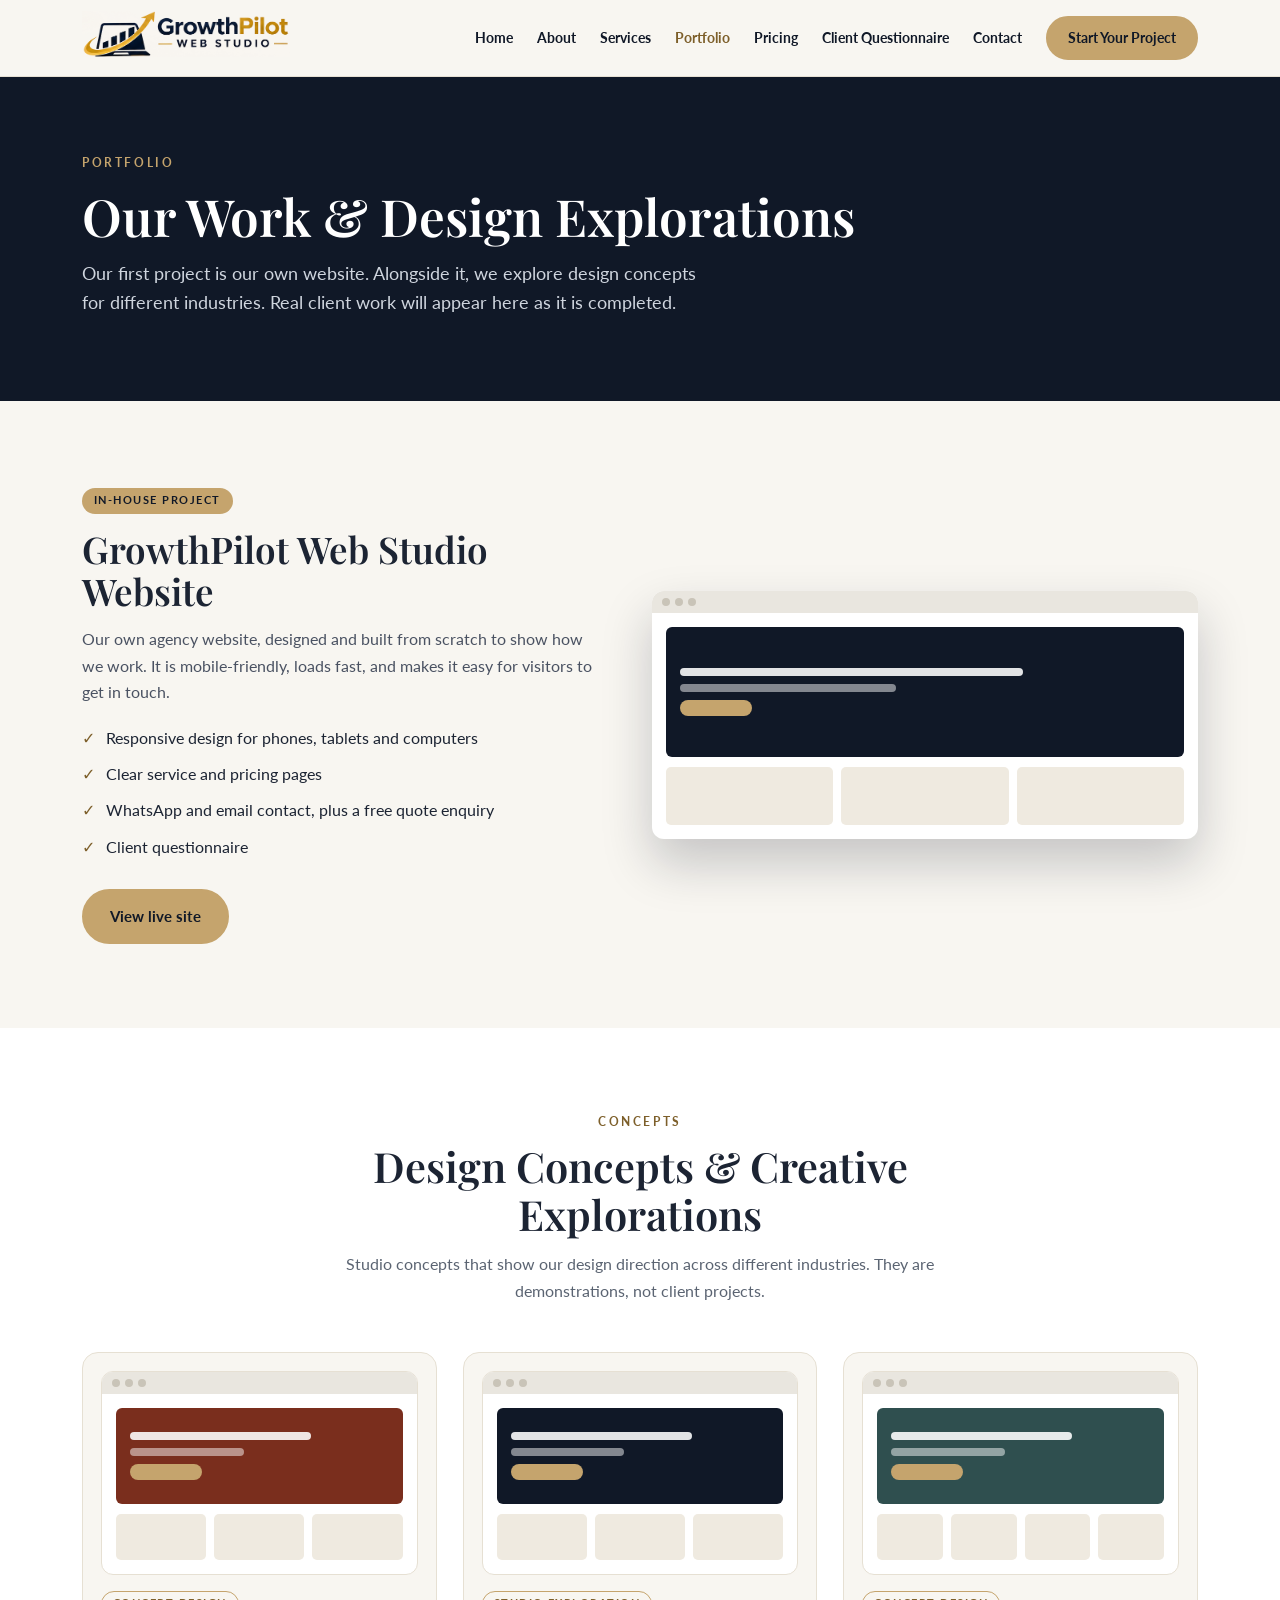
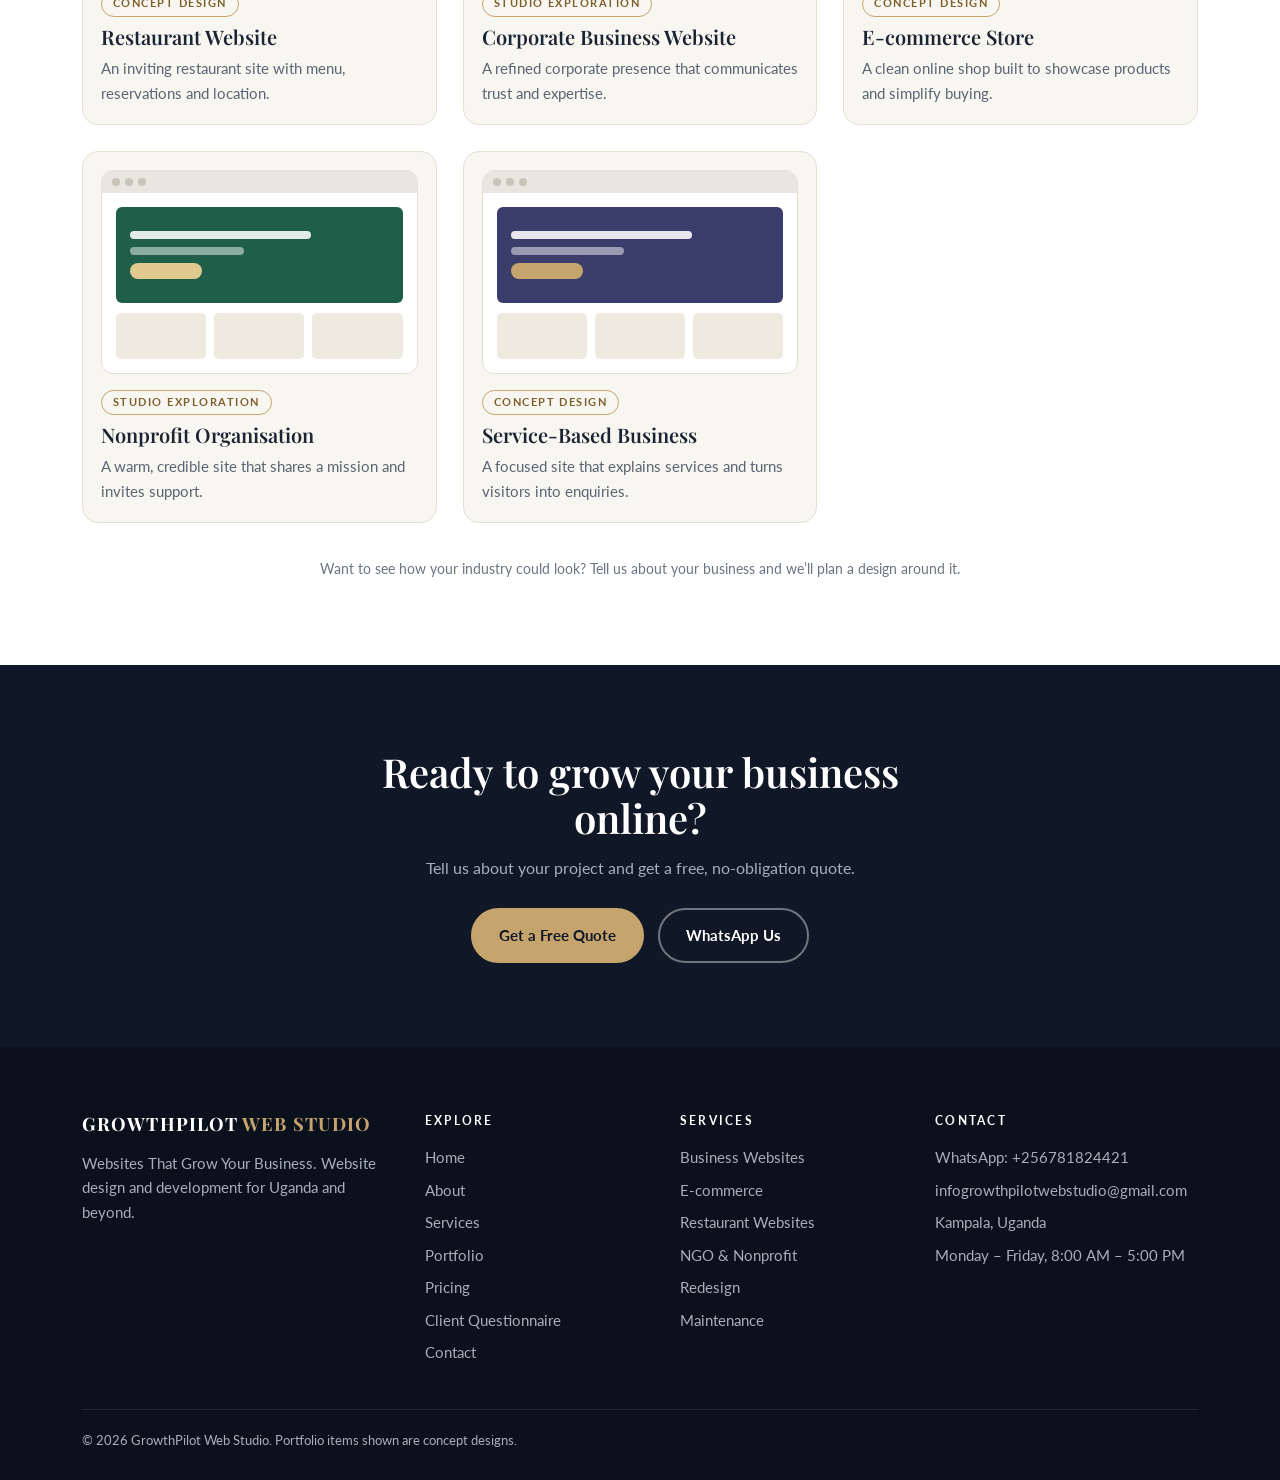
<file: portfolio.html>
<!DOCTYPE html>
<html lang="en">
<head>
<meta charset="utf-8">
<meta name="viewport" content="width=device-width, initial-scale=1, viewport-fit=cover">
<title>Portfolio | GrowthPilot Web Studio</title>
<meta name="description" content="Design concepts and creative explorations from GrowthPilot Web Studio, plus our own in-house website project.">
<link rel="canonical" href="https://growthpilot-webstudio.vercel.app/portfolio.html">
<meta property="og:type" content="website"><meta property="og:site_name" content="GrowthPilot Web Studio"><meta property="og:title" content="Portfolio | GrowthPilot Web Studio"><meta property="og:description" content="Design concepts and creative explorations from GrowthPilot Web Studio."><meta property="og:url" content="https://growthpilot-webstudio.vercel.app/portfolio.html">
<meta name="theme-color" content="#101827">
<link rel="icon" href="data:image/svg+xml,%3Csvg xmlns='http://www.w3.org/2000/svg' viewBox='0 0 100 100'%3E%3Ctext y='.9em' font-size='90'%3E🧭%3C/text%3E%3C/svg%3E">
<link rel="preconnect" href="https://fonts.googleapis.com"><link rel="preconnect" href="https://fonts.gstatic.com" crossorigin>
<link href="https://fonts.googleapis.com/css2?family=Lato:wght@400;700&family=Playfair+Display:wght@600;700&display=swap" rel="stylesheet">
<style>
:root{--navy:#101827;--gold:#C5A46D;--ivory:#F8F6F1;--grey:#A7AFBA;--ink:#1c2433;--gd:#7d5f2a;--line:#e6e0d3}
*{box-sizing:border-box}html{scroll-behavior:smooth}
body{margin:0;font:16px/1.65 Lato,system-ui,sans-serif;color:var(--ink);background:var(--ivory)}
h1,h2,h3{font-family:'Playfair Display',Georgia,serif;font-weight:600;line-height:1.15;margin:0}
a{color:inherit}.w{max-width:1160px;margin:0 auto;padding:0 22px}
header{position:sticky;top:0;z-index:20;background:rgba(248,246,241,.95);backdrop-filter:blur(8px);border-bottom:1px solid var(--line)}
.nav{display:flex;align-items:center;justify-content:space-between;height:76px}.nav img{height:46px;width:auto}
nav{display:flex;gap:24px;align-items:center}nav a{text-decoration:none;font-weight:700;font-size:.88rem;color:var(--navy)}nav a:hover,nav a.on{color:var(--gd)}
#burger{display:none;background:none;border:1px solid var(--navy);border-radius:8px;padding:8px 12px;font-weight:700;color:var(--navy);cursor:pointer}
.btn{display:inline-block;background:var(--gold);color:var(--navy)!important;font-weight:700;padding:13px 26px;border-radius:999px;text-decoration:none;border:2px solid var(--gold);transition:.25s;font-size:.95rem}
.btn:hover{transform:translateY(-2px);box-shadow:0 10px 24px rgba(197,164,109,.35)}.btn.o{background:transparent;color:#fff!important;border-color:rgba(255,255,255,.4)}.btn.o:hover{border-color:var(--gold);color:var(--gold)!important}
nav .btn{padding:9px 20px;font-size:.85rem}
.eb{color:var(--gd);letter-spacing:.22em;font-size:.74rem;font-weight:700;text-transform:uppercase}.hero .eb,.dk .eb{color:var(--gold)}
.hero{background:var(--navy);color:#fff;padding:76px 0 84px}.hero h1{font-size:clamp(2.1rem,5vw,3.2rem);margin:14px 0 14px}.hero p{color:#cfd5de;font-size:1.1rem;max-width:620px;margin:0}
section{padding:84px 0}.alt{background:#fff}.dk{background:var(--navy);color:#fff}
.hd{text-align:center;max-width:700px;margin:0 auto 48px}.hd h2{font-size:clamp(1.8rem,4vw,2.6rem);margin:10px 0 14px}.hd p{margin:0;color:#5b6472}
.win{background:#fff;border-radius:12px;overflow:hidden;box-shadow:0 24px 50px rgba(16,24,39,.18)}
.bar{height:22px;background:#e9e6df;display:flex;gap:5px;align-items:center;padding:0 10px}.bar i{width:8px;height:8px;border-radius:50%;background:#c9c4b8}
.pgx{padding:14px}.hb{height:96px;border-radius:6px;padding:14px;display:flex;flex-direction:column;gap:8px;justify-content:center}
.ln{height:8px;border-radius:4px;background:rgba(255,255,255,.88);width:70%}.ln.s{width:44%;opacity:.55}.bt{width:72px;height:16px;border-radius:9px}
.tl{display:grid;grid-template-columns:repeat(var(--n,3),1fr);gap:8px;margin-top:10px}.tl b{height:46px;border-radius:5px;background:#efeae0}
.ft{display:grid;grid-template-columns:1fr 1.05fr;gap:50px;align-items:center}.ft .win{box-shadow:0 24px 50px rgba(16,24,39,.22)}.ft .hb{height:130px}.ft .tl b{height:58px}
.badge{display:inline-block;font-size:.66rem;letter-spacing:.14em;font-weight:700;background:var(--gold);color:var(--navy);border-radius:999px;padding:4px 12px}
.ft h2{font-size:clamp(1.7rem,3.6vw,2.3rem);margin:14px 0 14px}.ft p{color:#4a5262;margin:0 0 14px}
.ft ul{list-style:none;padding:0;margin:0 0 24px}.ft li{padding:5px 0 5px 24px;position:relative}.ft li:before{content:"✓";position:absolute;left:0;color:var(--gd);font-weight:700}
.cg{display:grid;gap:26px;grid-template-columns:repeat(auto-fit,minmax(300px,1fr))}
.cc{background:var(--ivory);border-radius:16px;padding:18px;border:1px solid var(--line);transition:.3s}.cc:hover{transform:translateY(-6px);box-shadow:0 22px 40px rgba(16,24,39,.12)}
.cc .win{box-shadow:none;border:1px solid var(--line)}.cc h3{font-size:1.25rem;margin-bottom:8px}.cc p{margin:0;color:#5b6472;font-size:.95rem}
.tag{display:inline-block;font-size:.66rem;letter-spacing:.14em;font-weight:700;color:var(--gd);border:1px solid var(--gold);border-radius:999px;padding:3px 11px;margin:16px 0 8px}
.note{text-align:center;color:#6b7482;font-size:.9rem;margin:34px auto 0;max-width:640px}
.fin{text-align:center;max-width:680px;margin:0 auto}.fin h2{font-size:clamp(1.8rem,4vw,2.5rem);margin-bottom:14px}.fin p{color:var(--grey);margin:0 0 26px}
.cta{display:flex;gap:14px;flex-wrap:wrap;justify-content:center}
footer{background:#0b111c;color:var(--grey);padding:64px 0 28px;font-size:.93rem}
.fg{display:grid;grid-template-columns:1.4fr 1fr 1fr 1.2fr;gap:36px}.fg h4{color:#fff;margin:0 0 14px;font-size:.78rem;letter-spacing:.18em;text-transform:uppercase}
.fg a,.fg span{display:block;text-decoration:none;margin-bottom:8px}.fg a:hover{color:var(--gold)}.lg{font:700 1.15rem 'Playfair Display',serif;color:#fff;letter-spacing:.06em}.lg b{color:var(--gold)}
.cp{margin-top:36px;padding-top:20px;border-top:1px solid #1d2636;font-size:.82rem}
.rv{opacity:0;transform:translateY(22px);transition:opacity .7s,transform .7s}.rv.in{opacity:1;transform:none}
@media(prefers-reduced-motion:reduce){.rv{opacity:1;transform:none;transition:none}html{scroll-behavior:auto}}
@media(max-width:900px){.ft{grid-template-columns:1fr}.fg{grid-template-columns:1fr 1fr}#burger{display:block}
nav{display:none;position:absolute;top:76px;left:0;right:0;background:var(--ivory);flex-direction:column;align-items:flex-start;padding:20px 22px;border-bottom:1px solid var(--line)}nav.open{display:flex}section{padding:60px 0}.hero{padding:56px 0 60px}}
@media(max-width:560px){.fg{grid-template-columns:1fr}}
</style>
<noscript><style>.rv{opacity:1;transform:none}</style></noscript>
</head>
<body>
<header><div class="w nav"><a href="index.html" aria-label="GrowthPilot Web Studio home"><img src="assets/logo.png" alt="GrowthPilot Web Studio" width="190" height="50"></a><button id="burger" aria-label="Menu" aria-expanded="false">☰ Menu</button>
<nav id="nav" aria-label="Main"><a href="index.html">Home</a><a href="about.html">About</a><a href="services.html">Services</a><a href="portfolio.html" class="on" aria-current="page">Portfolio</a><a href="pricing.html">Pricing</a><a href="questionnaire.html">Client Questionnaire</a><a href="contact.html">Contact</a><a class="btn" href="contact.html">Start Your Project</a></nav></div></header>
<main id="app">
<div class="hero"><div class="w"><div class="eb">Portfolio</div><h1>Our Work &amp; Design Explorations</h1><p>Our first project is our own website. Alongside it, we explore design concepts for different industries. Real client work will appear here as it is completed.</p></div></div>

<section><div class="w ft"><div class="rv"><span class="badge">IN-HOUSE PROJECT</span><h2>GrowthPilot Web Studio Website</h2><p>Our own agency website, designed and built from scratch to show how we work. It is mobile-friendly, loads fast, and makes it easy for visitors to get in touch.</p><ul><li>Responsive design for phones, tablets and computers</li><li>Clear service and pricing pages</li><li>WhatsApp and email contact, plus a free quote enquiry</li><li>Client questionnaire</li></ul><a class="btn" href="https://growthpilot-webstudio.vercel.app/" target="_blank" rel="noopener">View live site</a></div>
<div class="win rv" role="img" aria-label="Illustration of the GrowthPilot Web Studio website"><div class="bar"><i></i><i></i><i></i></div><div class="pgx"><div class="hb" style="background:#101827"><div class="ln"></div><div class="ln s"></div><div class="bt" style="background:#C5A46D"></div></div><div class="tl"><b></b><b></b><b></b></div></div></div></div></section>

<section class="alt" id="concepts"><div class="w"><div class="hd rv"><div class="eb">Concepts</div><h2>Design Concepts &amp; Creative Explorations</h2><p>Studio concepts that show our design direction across different industries. They are demonstrations, not client projects.</p></div><div class="cg" id="cg"></div><p class="note">Want to see how your industry could look? Tell us about your business and we’ll plan a design around it.</p></div></section>

<section class="dk"><div class="w fin rv"><h2>Ready to grow your business online?</h2><p>Tell us about your project and get a free, no-obligation quote.</p><div class="cta"><a class="btn" href="contact.html">Get a Free Quote</a><a class="btn o" href="https://wa.me/256781824421?text=Hello%20GrowthPilot%20Web%20Studio">WhatsApp Us</a></div></div></section>
</main>
<footer><div class="w"><div class="fg"><div><div class="lg">GROWTHPILOT <b>WEB STUDIO</b></div><p>Websites That Grow Your Business. Website design and development for Uganda and beyond.</p></div>
<div><h4>Explore</h4><a href="index.html">Home</a><a href="about.html">About</a><a href="services.html">Services</a><a href="portfolio.html">Portfolio</a><a href="pricing.html">Pricing</a><a href="questionnaire.html">Client Questionnaire</a><a href="contact.html">Contact</a></div>
<div><h4>Services</h4><span>Business Websites</span><span>E-commerce</span><span>Restaurant Websites</span><span>NGO &amp; Nonprofit</span><span>Redesign</span><span>Maintenance</span></div>
<div><h4>Contact</h4><a href="https://wa.me/256781824421?text=Hello%20GrowthPilot%20Web%20Studio">WhatsApp: +256781824421</a><a href="mailto:infogrowthpilotwebstudio@gmail.com">infogrowthpilotwebstudio@gmail.com</a><span>Kampala, Uganda</span><span>Monday – Friday, 8:00 AM – 5:00 PM</span></div></div>
<div class="cp">© 2026 GrowthPilot Web Studio. Portfolio items shown are concept designs.</div></div></footer>
<script src="app.js" defer></script>
<script>
/* CONCEPTS: edit this list to change the cards. To show a real client project later, replace an entry's title, text and tag, and link it to the live site. */
const CN=[["Restaurant Website","#7a2e1d","#C5A46D","CONCEPT DESIGN","An inviting restaurant site with menu, reservations and location.",3],["Corporate Business Website","#101827","#C5A46D","STUDIO EXPLORATION","A refined corporate presence that communicates trust and expertise.",3],["E-commerce Store","#2f4f4f","#C5A46D","CONCEPT DESIGN","A clean online shop built to showcase products and simplify buying.",4],["Nonprofit Organisation","#1f5f4a","#e0c88f","STUDIO EXPLORATION","A warm, credible site that shares a mission and invites support.",3],["Service-Based Business","#3b3d6b","#C5A46D","CONCEPT DESIGN","A focused site that explains services and turns visitors into enquiries.",3]];
document.getElementById("cg").innerHTML=CN.map(c=>`<article class="cc rv"><div class="win"><div class="bar"><i></i><i></i><i></i></div><div class="pgx"><div class="hb" style="background:${c[1]}"><div class="ln"></div><div class="ln s"></div><div class="bt" style="background:${c[2]}"></div></div><div class="tl" style="--n:${c[5]}">${"<b></b>".repeat(c[5])}</div></div></div><span class="tag">${c[3]}</span><h3>${c[0]}</h3><p>${c[4]}</p></article>`).join("");
document.querySelectorAll(".rv").forEach(el=>{if("IntersectionObserver"in window){window._io=window._io||new IntersectionObserver(es=>es.forEach(e=>{if(e.isIntersecting){e.target.classList.add("in");window._io.unobserve(e.target)}}),{threshold:.1});window._io.observe(el)}else el.classList.add("in")});
</script>
</body>
</html>
</file>
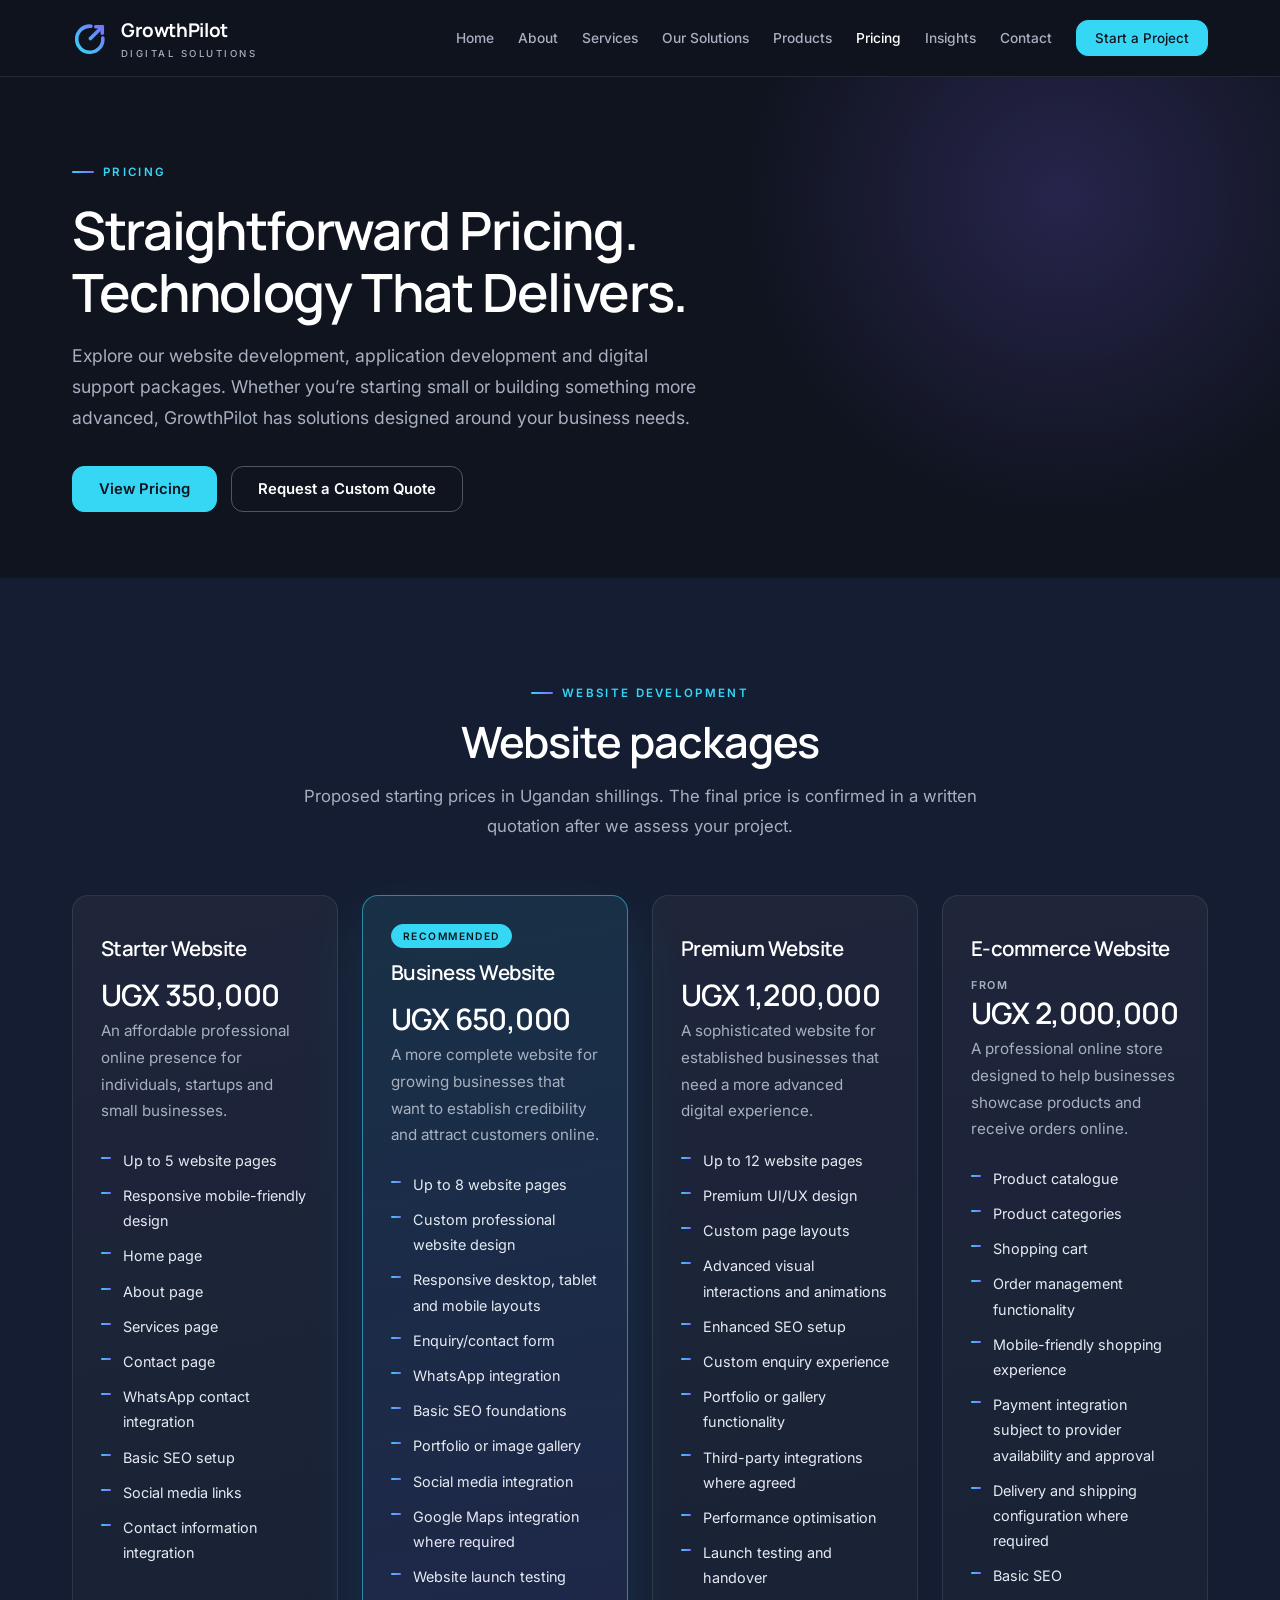
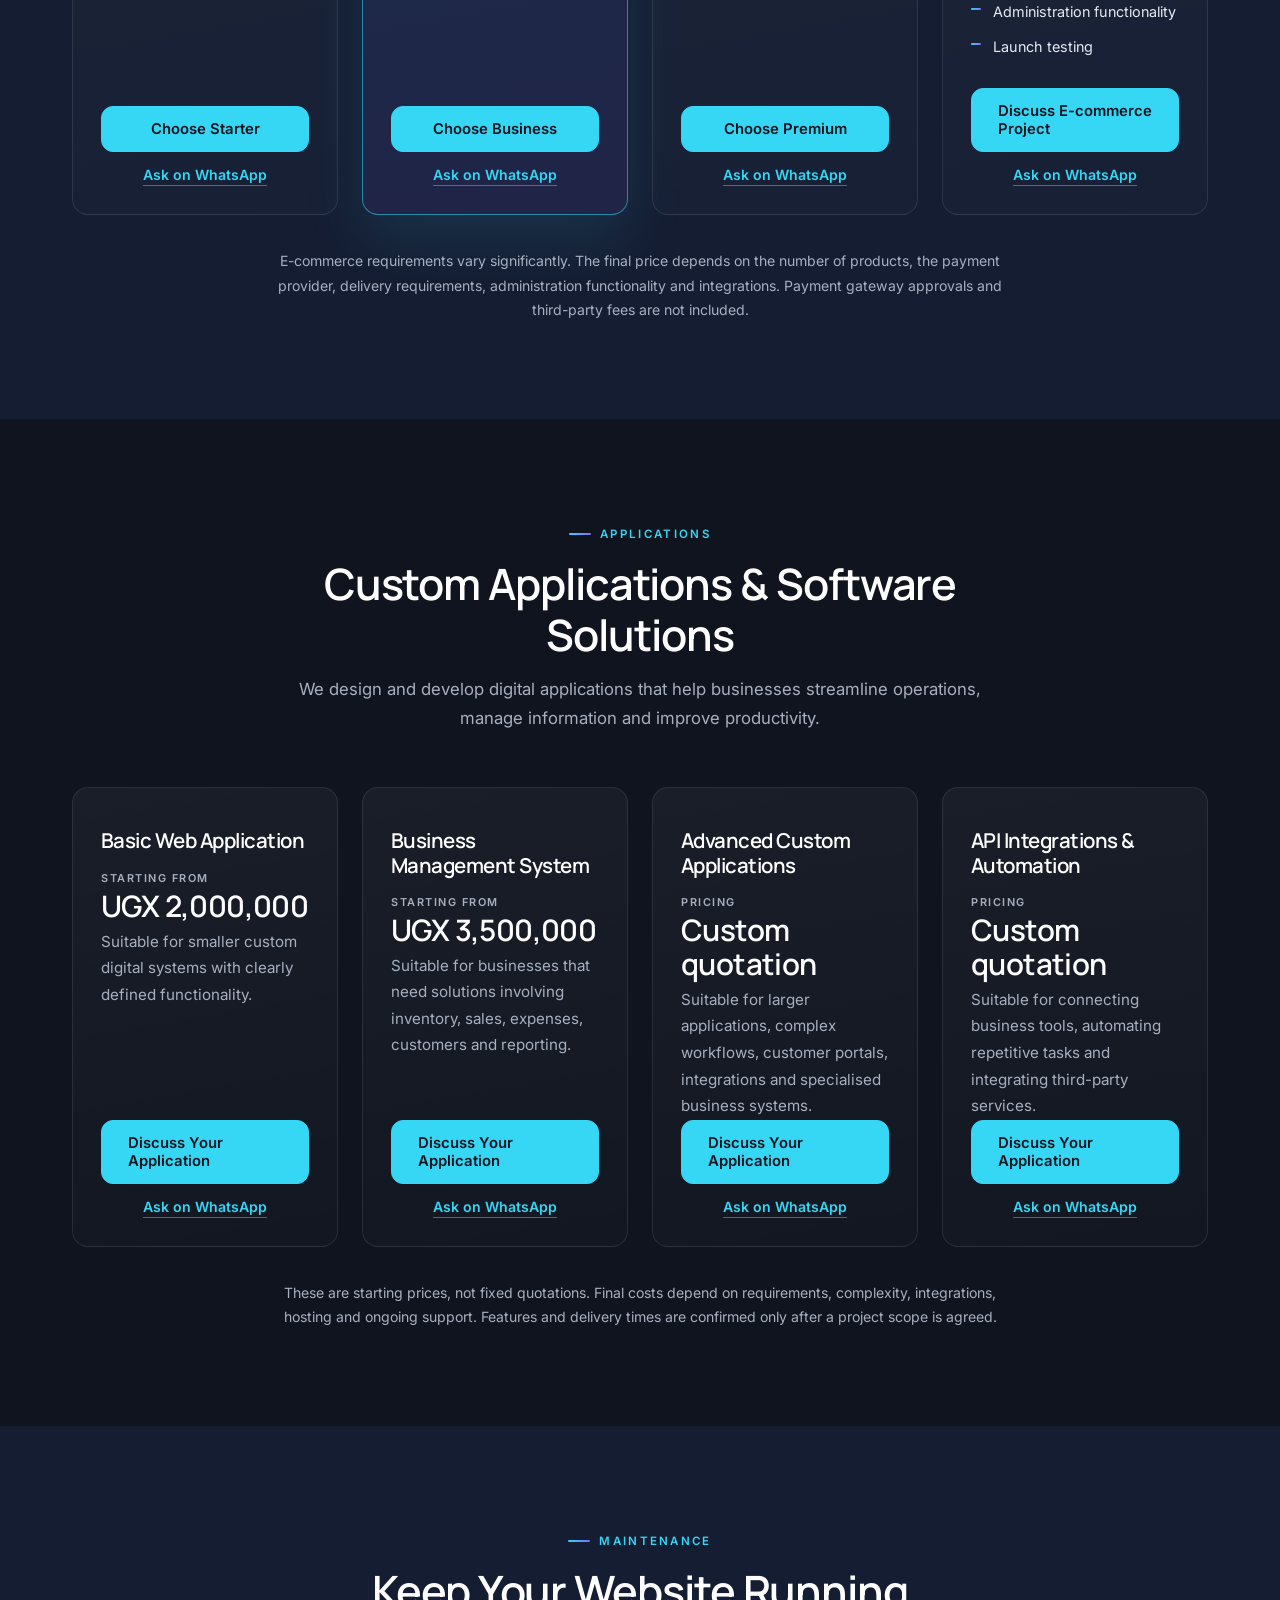
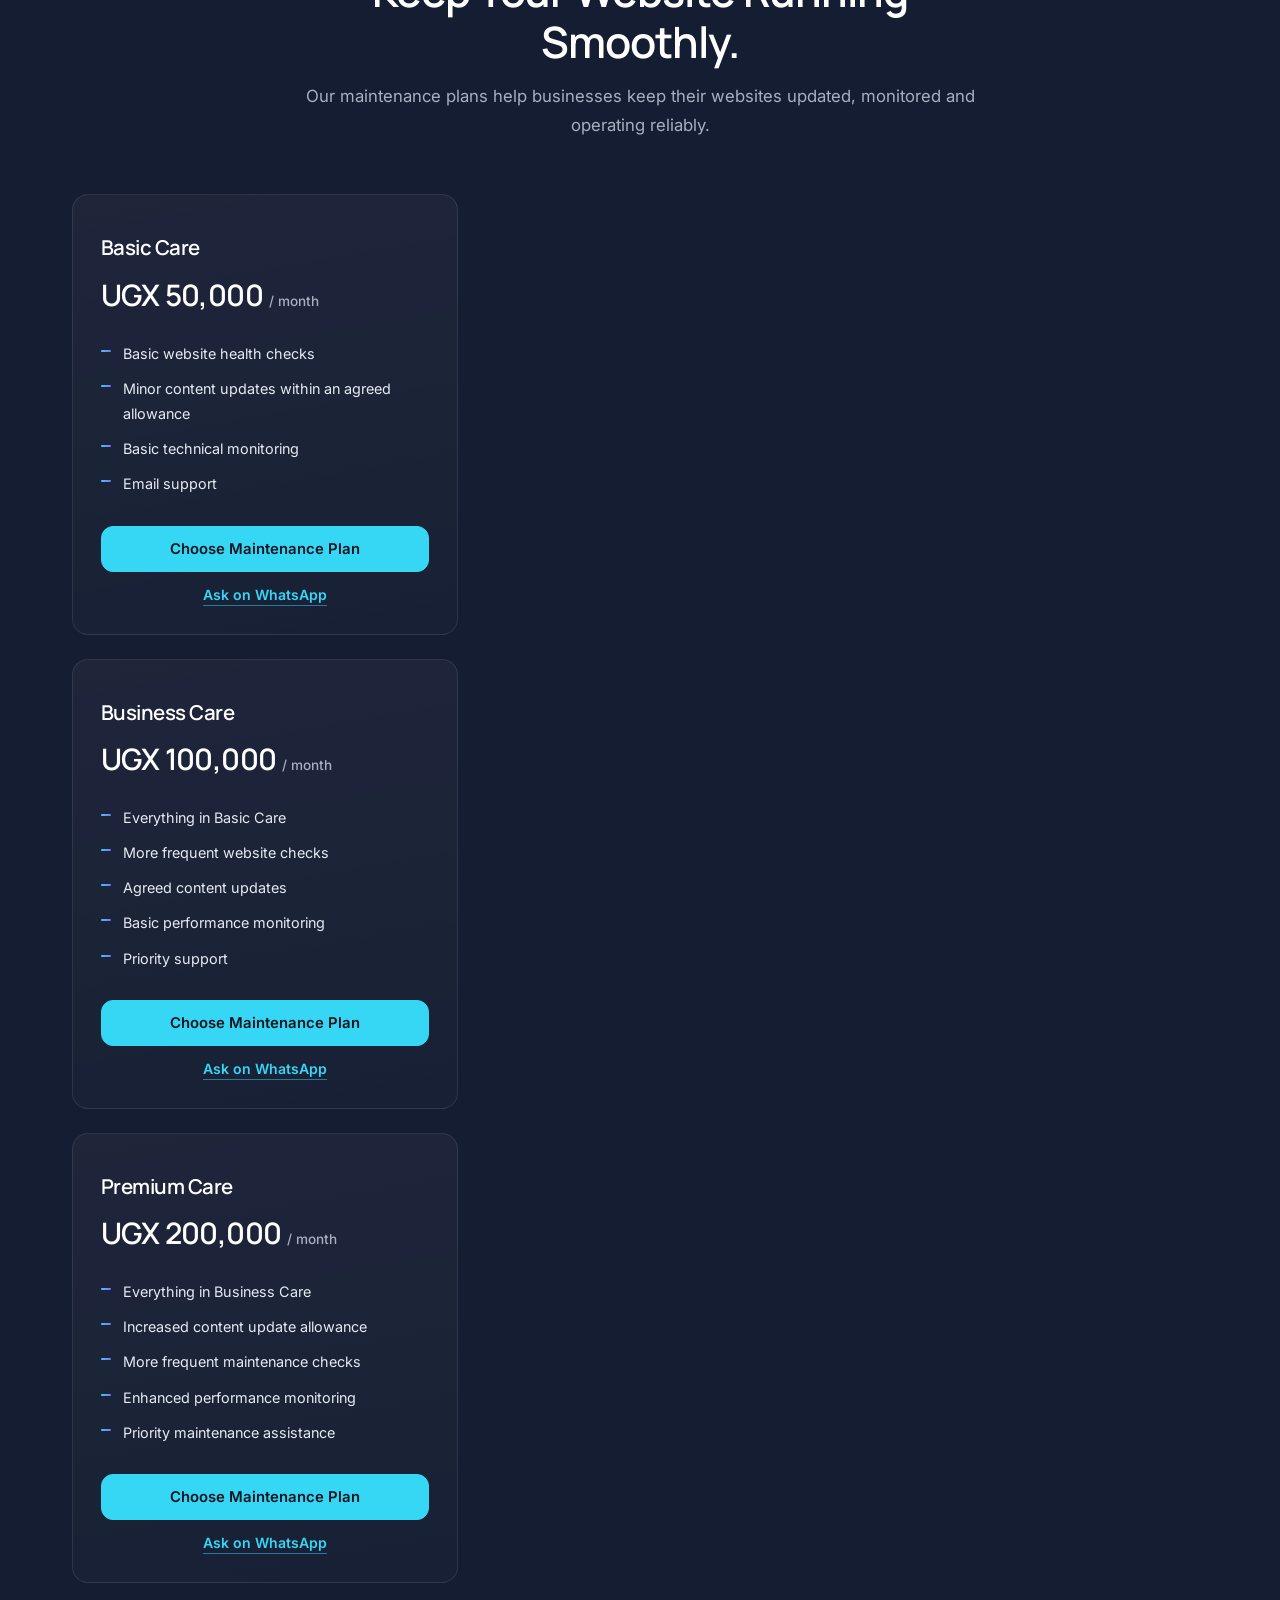
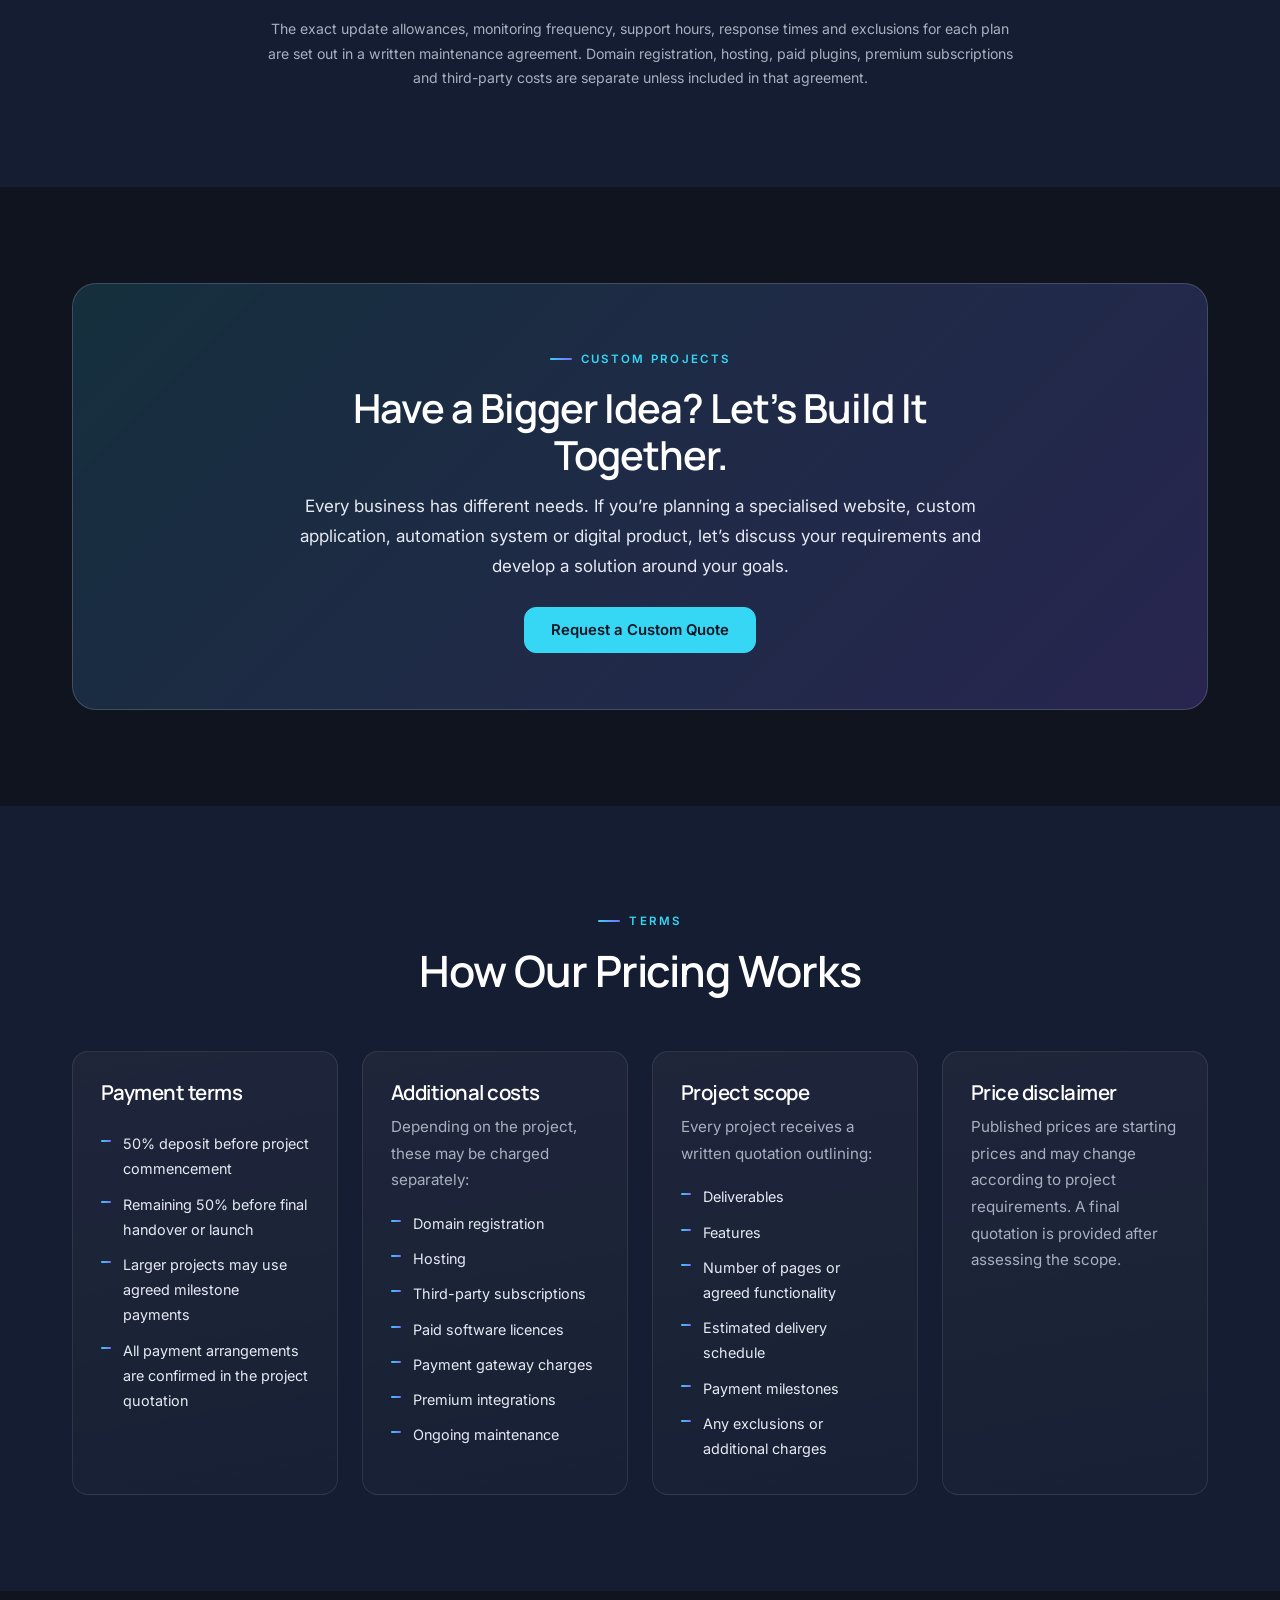
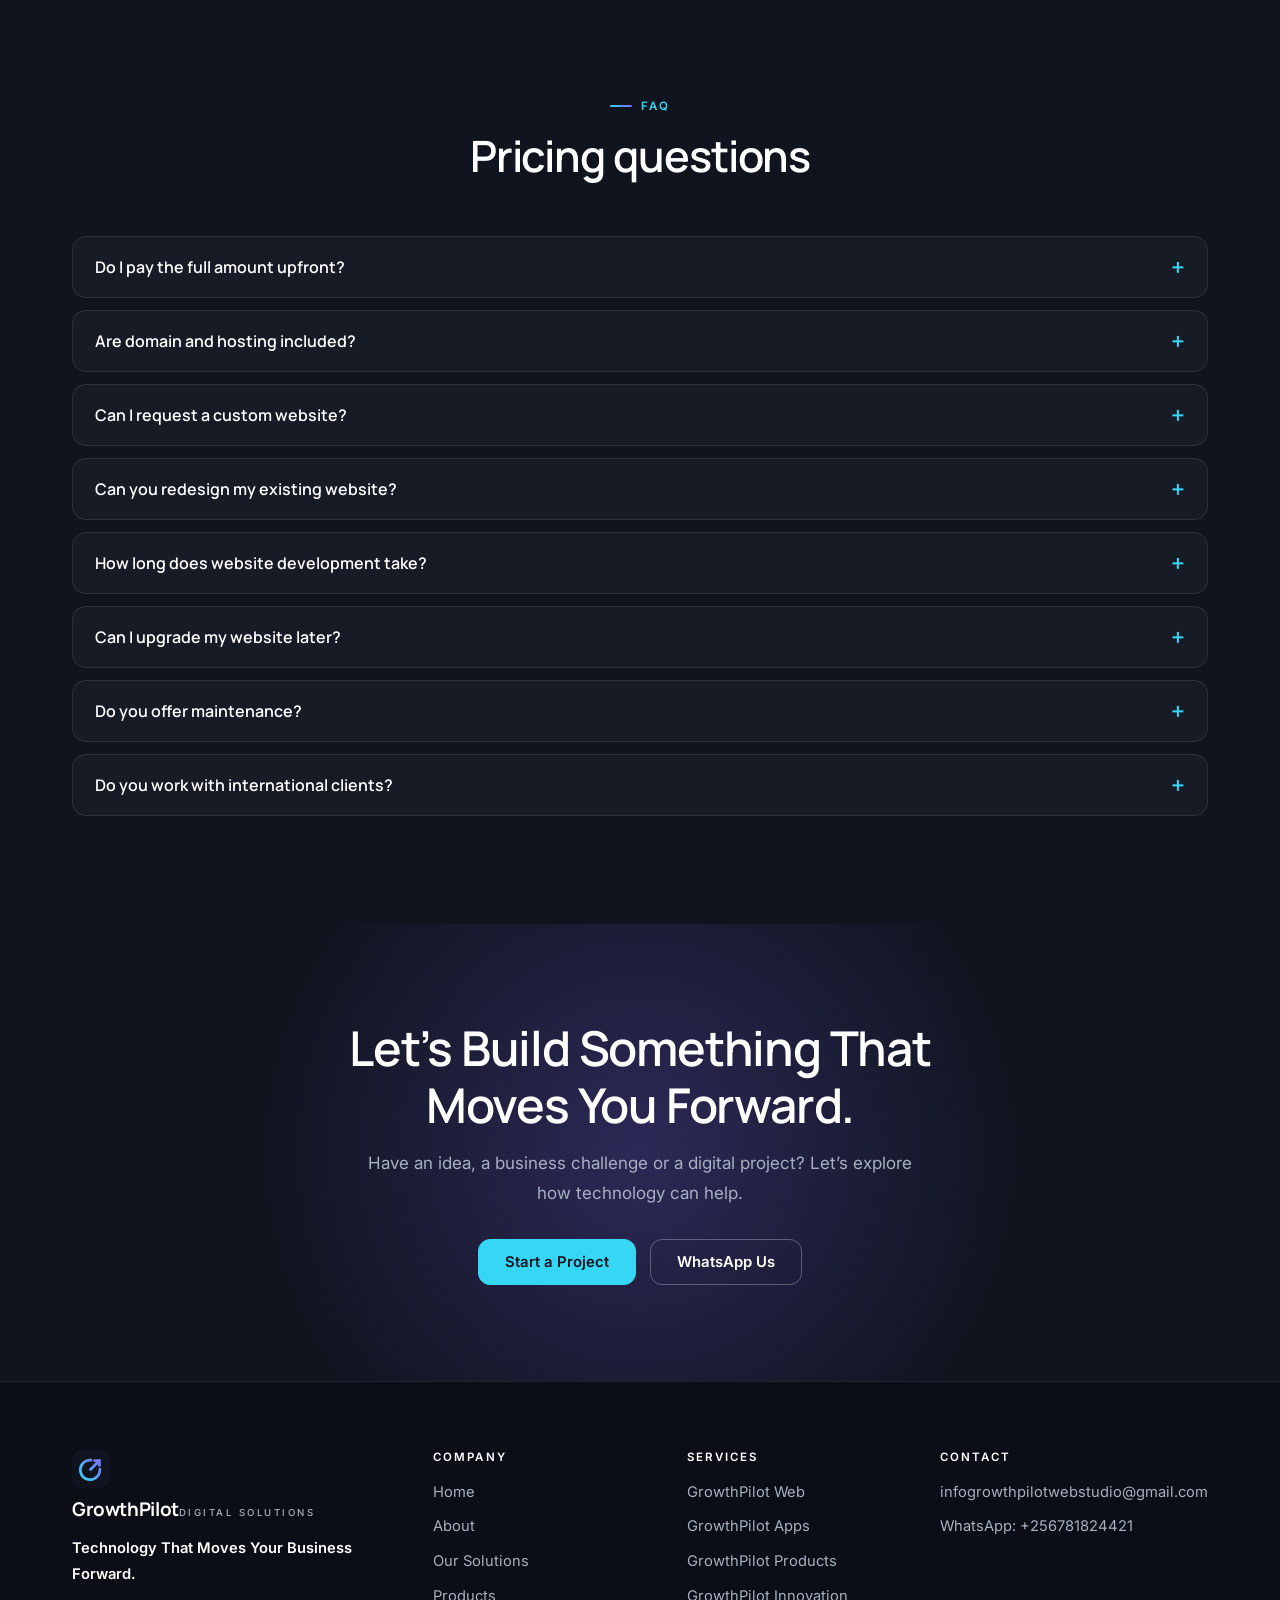
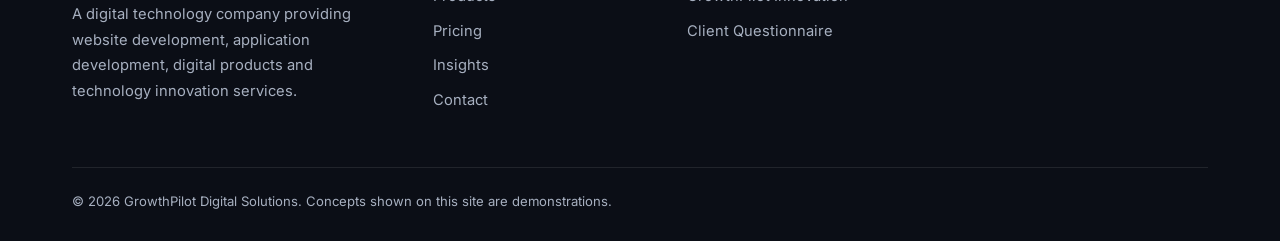
<file: pricing.html>
<!DOCTYPE html>
<html lang="en">
<head>
<meta charset="utf-8">
<meta name="viewport" content="width=device-width, initial-scale=1, viewport-fit=cover">
<title>Pricing | GrowthPilot Digital Solutions</title>
<meta name="description" content="Explore website development, custom application and digital maintenance pricing from GrowthPilot Digital Solutions. Find a suitable starting package and request a quotation.">
<link rel="canonical" href="https://growthpilot-webstudio.vercel.app/pricing.html">
<meta property="og:type" content="website"><meta property="og:site_name" content="GrowthPilot Digital Solutions"><meta property="og:title" content="Pricing | GrowthPilot Digital Solutions"><meta property="og:description" content="Explore website development, custom application and digital maintenance pricing from GrowthPilot Digital Solutions. Find a suitable starting package and request a quotation."><meta property="og:url" content="https://growthpilot-webstudio.vercel.app/pricing.html"><meta property="og:image" content="https://growthpilot-webstudio.vercel.app/social-share.png"><meta name="twitter:card" content="summary_large_image">
<meta name="theme-color" content="#10141F">
<link rel="icon" href="logo-mark.svg" type="image/svg+xml"><link rel="apple-touch-icon" href="logo-mark-512.png">
<link rel="preconnect" href="https://fonts.googleapis.com"><link rel="preconnect" href="https://fonts.gstatic.com" crossorigin>
<link href="https://fonts.googleapis.com/css2?family=Inter:wght@400;500;600&family=Manrope:wght@500;600;700&display=swap" rel="stylesheet">
<link rel="stylesheet" href="styles.css">
<noscript><style>.rv{opacity:1;transform:none}</style></noscript>
</head>
<body>
<a class="skip" href="#main">Skip to content</a>
<header class="site-header"><div class="container nav">
<a class="brand" href="index.html" aria-label="GrowthPilot Digital Solutions home"><svg class="mark" viewBox="0 0 64 64" aria-hidden="true"><defs><linearGradient id="gpg" x1="8" y1="56" x2="56" y2="8" gradientUnits="userSpaceOnUse"><stop offset="0" stop-color="#36D6F5"/><stop offset="1" stop-color="#8067FF"/></linearGradient></defs><g fill="none" stroke="url(#gpg)" stroke-width="6" stroke-linecap="round" stroke-linejoin="round"><path d="M51.9 32.1A22 22 0 1 1 31.9 12.1"/><path d="M31 33L51 13"/><path d="M40 13H51V24"/></g></svg><span class="wm"><b>GrowthPilot</b><small>Digital Solutions</small></span></a>
<button class="menu-btn" aria-expanded="false" aria-controls="site-nav">Menu</button>
<nav id="site-nav" class="site-nav" aria-label="Main"><a href="index.html">Home</a><a href="about.html">About</a><a href="services.html">Services</a><a href="solutions.html">Our Solutions</a><a href="products.html">Products</a><a href="pricing.html">Pricing</a><a href="insights.html">Insights</a><a href="contact.html">Contact</a><a class="btn" href="contact.html">Start a Project</a></nav>
</div></header>
<main id="main">
<div class="page-hero"><div class="container"><span class="eyebrow">Pricing</span><h1>Straightforward Pricing. Technology That Delivers.</h1><p class="lead">Explore our website development, application development and digital support packages. Whether you&rsquo;re starting small or building something more advanced, GrowthPilot has solutions designed around your business needs.</p><div class="cta"><a class="btn" href="#packages">View Pricing</a><a class="btn ghost" href="contact.html?service=custom&amp;package=custom">Request a Custom Quote</a></div></div></div>
<section class="alt" id="packages"><div class="container"><div class="hd rv"><span class="eyebrow">Website development</span><h2>Website packages</h2><p class="sub">Proposed starting prices in Ugandan shillings. The final price is confirmed in a written quotation after we assess your project.</p></div><div class="grid g4 pcg"><article class="card pc rv"><h3>Starter Website</h3><div class="price">UGX 350,000</div><p>An affordable professional online presence for individuals, startups and small businesses.</p><ul><li>Up to 5 website pages</li><li>Responsive mobile-friendly design</li><li>Home page</li><li>About page</li><li>Services page</li><li>Contact page</li><li>WhatsApp contact integration</li><li>Basic SEO setup</li><li>Social media links</li><li>Contact information integration</li></ul><a class="btn" href="contact.html?service=starter&amp;package=starter">Choose Starter</a><a class="lk wal" href="https://wa.me/256781824421?text=Hello%20GrowthPilot%20Digital%20Solutions%2C%20I%20am%20interested%20in%20the%20Starter%20Website%20package%20starting%20at%20UGX%20350%2C000.%20Please%20share%20more%20details.">Ask on WhatsApp</a></article><article class="card pc rec rv"><span class="badge fill">Recommended</span><h3>Business Website</h3><div class="price">UGX 650,000</div><p>A more complete website for growing businesses that want to establish credibility and attract customers online.</p><ul><li>Up to 8 website pages</li><li>Custom professional website design</li><li>Responsive desktop, tablet and mobile layouts</li><li>Enquiry/contact form</li><li>WhatsApp integration</li><li>Basic SEO foundations</li><li>Portfolio or image gallery</li><li>Social media integration</li><li>Google Maps integration where required</li><li>Website launch testing</li></ul><a class="btn" href="contact.html?service=business&amp;package=business">Choose Business</a><a class="lk wal" href="https://wa.me/256781824421?text=Hello%20GrowthPilot%20Digital%20Solutions%2C%20I%20am%20interested%20in%20the%20Business%20Website%20package%20starting%20at%20UGX%20650%2C000.%20Please%20share%20more%20details.">Ask on WhatsApp</a></article><article class="card pc rv"><h3>Premium Website</h3><div class="price">UGX 1,200,000</div><p>A sophisticated website for established businesses that need a more advanced digital experience.</p><ul><li>Up to 12 website pages</li><li>Premium UI/UX design</li><li>Custom page layouts</li><li>Advanced visual interactions and animations</li><li>Enhanced SEO setup</li><li>Custom enquiry experience</li><li>Portfolio or gallery functionality</li><li>Third-party integrations where agreed</li><li>Performance optimisation</li><li>Launch testing and handover</li></ul><a class="btn" href="contact.html?service=premium&amp;package=premium">Choose Premium</a><a class="lk wal" href="https://wa.me/256781824421?text=Hello%20GrowthPilot%20Digital%20Solutions%2C%20I%20am%20interested%20in%20the%20Premium%20Website%20package%20starting%20at%20UGX%201%2C200%2C000.%20Please%20share%20more%20details.">Ask on WhatsApp</a></article><article class="card pc rv"><h3>E-commerce Website</h3><div class="price"><small>From</small>UGX 2,000,000</div><p>A professional online store designed to help businesses showcase products and receive orders online.</p><ul><li>Product catalogue</li><li>Product categories</li><li>Shopping cart</li><li>Order management functionality</li><li>Mobile-friendly shopping experience</li><li>Payment integration subject to provider availability and approval</li><li>Delivery and shipping configuration where required</li><li>Basic SEO</li><li>Administration functionality</li><li>Launch testing</li></ul><a class="btn" href="contact.html?service=ecommerce&amp;package=ecommerce">Discuss E-commerce Project</a><a class="lk wal" href="https://wa.me/256781824421?text=Hello%20GrowthPilot%20Digital%20Solutions%2C%20I%20am%20interested%20in%20an%20E-commerce%20Website%20starting%20from%20UGX%202%2C000%2C000.%20Please%20share%20more%20details.">Ask on WhatsApp</a></article></div><p class="note">E-commerce requirements vary significantly. The final price depends on the number of products, the payment provider, delivery requirements, administration functionality and integrations. Payment gateway approvals and third-party fees are not included.</p></div></section>
<section id="applications"><div class="container"><div class="hd rv"><span class="eyebrow">Applications</span><h2>Custom Applications &amp; Software Solutions</h2><p class="sub">We design and develop digital applications that help businesses streamline operations, manage information and improve productivity.</p></div><div class="grid g4 pcg"><article class="card pc rv"><h3>Basic Web Application</h3><div class="price"><small>Starting from</small>UGX 2,000,000</div><p>Suitable for smaller custom digital systems with clearly defined functionality.</p><a class="btn" href="contact.html?service=basic-app&amp;package=basic-app">Discuss Your Application</a><a class="lk wal" href="https://wa.me/256781824421?text=Hello%20GrowthPilot%20Digital%20Solutions%2C%20I%20am%20interested%20in%20a%20Basic%20Web%20Application%20starting%20from%20UGX%202%2C000%2C000.%20Please%20share%20more%20details.">Ask on WhatsApp</a></article><article class="card pc rv"><h3>Business Management System</h3><div class="price"><small>Starting from</small>UGX 3,500,000</div><p>Suitable for businesses that need solutions involving inventory, sales, expenses, customers and reporting.</p><a class="btn" href="contact.html?service=business-system&amp;package=business-system">Discuss Your Application</a><a class="lk wal" href="https://wa.me/256781824421?text=Hello%20GrowthPilot%20Digital%20Solutions%2C%20I%20am%20interested%20in%20a%20Business%20Management%20System%20starting%20from%20UGX%203%2C500%2C000.%20Please%20share%20more%20details.">Ask on WhatsApp</a></article><article class="card pc rv"><h3>Advanced Custom Applications</h3><div class="price"><small>Pricing</small>Custom quotation</div><p>Suitable for larger applications, complex workflows, customer portals, integrations and specialised business systems.</p><a class="btn" href="contact.html?service=advanced-app&amp;package=advanced-app">Discuss Your Application</a><a class="lk wal" href="https://wa.me/256781824421?text=Hello%20GrowthPilot%20Digital%20Solutions%2C%20I%20would%20like%20a%20custom%20quotation%20for%20an%20Advanced%20Custom%20Application.%20Please%20share%20more%20details.">Ask on WhatsApp</a></article><article class="card pc rv"><h3>API Integrations &amp; Automation</h3><div class="price"><small>Pricing</small>Custom quotation</div><p>Suitable for connecting business tools, automating repetitive tasks and integrating third-party services.</p><a class="btn" href="contact.html?service=api-automation&amp;package=api-automation">Discuss Your Application</a><a class="lk wal" href="https://wa.me/256781824421?text=Hello%20GrowthPilot%20Digital%20Solutions%2C%20I%20would%20like%20a%20custom%20quotation%20for%20API%20integration%20and%20automation.%20Please%20share%20more%20details.">Ask on WhatsApp</a></article></div><p class="note">These are starting prices, not fixed quotations. Final costs depend on requirements, complexity, integrations, hosting and ongoing support. Features and delivery times are confirmed only after a project scope is agreed.</p></div></section>
<section class="alt" id="maintenance"><div class="container"><div class="hd rv"><span class="eyebrow">Maintenance</span><h2>Keep Your Website Running Smoothly.</h2><p class="sub">Our maintenance plans help businesses keep their websites updated, monitored and operating reliably.</p></div><div class="grid g3 pcg"><article class="card pc rv"><h3>Basic Care</h3><div class="price">UGX 50,000 <span class="per">/ month</span></div><ul><li>Basic website health checks</li><li>Minor content updates within an agreed allowance</li><li>Basic technical monitoring</li><li>Email support</li></ul><a class="btn" href="contact.html?service=maintenance&amp;package=care-basic">Choose Maintenance Plan</a><a class="lk wal" href="https://wa.me/256781824421?text=Hello%20GrowthPilot%20Digital%20Solutions%2C%20I%20am%20interested%20in%20the%20Basic%20Care%20maintenance%20plan%20at%20UGX%2050%2C000%20per%20month.%20Please%20share%20more%20details.">Ask on WhatsApp</a></article><article class="card pc rv"><h3>Business Care</h3><div class="price">UGX 100,000 <span class="per">/ month</span></div><ul><li>Everything in Basic Care</li><li>More frequent website checks</li><li>Agreed content updates</li><li>Basic performance monitoring</li><li>Priority support</li></ul><a class="btn" href="contact.html?service=maintenance&amp;package=care-business">Choose Maintenance Plan</a><a class="lk wal" href="https://wa.me/256781824421?text=Hello%20GrowthPilot%20Digital%20Solutions%2C%20I%20am%20interested%20in%20the%20Business%20Care%20maintenance%20plan%20at%20UGX%20100%2C000%20per%20month.%20Please%20share%20more%20details.">Ask on WhatsApp</a></article><article class="card pc rv"><h3>Premium Care</h3><div class="price">UGX 200,000 <span class="per">/ month</span></div><ul><li>Everything in Business Care</li><li>Increased content update allowance</li><li>More frequent maintenance checks</li><li>Enhanced performance monitoring</li><li>Priority maintenance assistance</li></ul><a class="btn" href="contact.html?service=maintenance&amp;package=care-premium">Choose Maintenance Plan</a><a class="lk wal" href="https://wa.me/256781824421?text=Hello%20GrowthPilot%20Digital%20Solutions%2C%20I%20am%20interested%20in%20the%20Premium%20Care%20maintenance%20plan%20at%20UGX%20200%2C000%20per%20month.%20Please%20share%20more%20details.">Ask on WhatsApp</a></article></div><p class="note">The exact update allowances, monitoring frequency, support hours, response times and exclusions for each plan are set out in a written maintenance agreement. Domain registration, hosting, paid plugins, premium subscriptions and third-party costs are separate unless included in that agreement.</p></div></section>
<section><div class="container"><div class="band rv"><span class="eyebrow">Custom projects</span><h2>Have a Bigger Idea? Let&rsquo;s Build It Together.</h2><p>Every business has different needs. If you&rsquo;re planning a specialised website, custom application, automation system or digital product, let&rsquo;s discuss your requirements and develop a solution around your goals.</p><div class="cta"><a class="btn" href="contact.html?service=custom&amp;package=custom">Request a Custom Quote</a></div></div></div></section>
<section class="alt" id="how-pricing-works"><div class="container"><div class="hd rv"><span class="eyebrow">Terms</span><h2>How Our Pricing Works</h2></div><div class="grid g4 terms">
<article class="card rv"><h3>Payment terms</h3><ul><li>50% deposit before project commencement</li><li>Remaining 50% before final handover or launch</li><li>Larger projects may use agreed milestone payments</li><li>All payment arrangements are confirmed in the project quotation</li></ul></article>
<article class="card rv"><h3>Additional costs</h3><p>Depending on the project, these may be charged separately:</p><ul><li>Domain registration</li><li>Hosting</li><li>Third-party subscriptions</li><li>Paid software licences</li><li>Payment gateway charges</li><li>Premium integrations</li><li>Ongoing maintenance</li></ul></article>
<article class="card rv"><h3>Project scope</h3><p>Every project receives a written quotation outlining:</p><ul><li>Deliverables</li><li>Features</li><li>Number of pages or agreed functionality</li><li>Estimated delivery schedule</li><li>Payment milestones</li><li>Any exclusions or additional charges</li></ul></article>
<article class="card rv"><h3>Price disclaimer</h3><p>Published prices are starting prices and may change according to project requirements. A final quotation is provided after assessing the scope.</p></article></div></div></section>
<section id="faq"><div class="container"><div class="hd rv"><span class="eyebrow">FAQ</span><h2>Pricing questions</h2></div><div class="faq rv"><details><summary>Do I pay the full amount upfront?</summary><p>No. Our standard arrangement is 50% before work begins and 50% before final handover or launch. Larger projects may use milestone payments.</p></details><details><summary>Are domain and hosting included?</summary><p>Not automatically. Domain registration and hosting are quoted separately unless specifically included in your package.</p></details><details><summary>Can I request a custom website?</summary><p>Yes. We can discuss your requirements and prepare a custom quotation.</p></details><details><summary>Can you redesign my existing website?</summary><p>Yes. We offer website redesign and improvement services.</p></details><details><summary>How long does website development take?</summary><p>Delivery time depends on the project scope, content readiness and required functionality. An estimated schedule is provided with your quotation.</p></details><details><summary>Can I upgrade my website later?</summary><p>Yes. Additional pages, features and integrations can be discussed as your business grows.</p></details><details><summary>Do you offer maintenance?</summary><p>Yes. We offer monthly maintenance options with agreed service limits.</p></details><details><summary>Do you work with international clients?</summary><p>Yes. GrowthPilot Digital Solutions welcomes enquiries from businesses in Uganda, across Africa and internationally. International quotations can be provided in an agreed currency.</p></details></div></div></section>
<section class="fcta"><div class="container rv"><h2>Let&rsquo;s Build Something That Moves You Forward.</h2><p>Have an idea, a business challenge or a digital project? Let&rsquo;s explore how technology can help.</p><div class="cta"><a class="btn" href="contact.html">Start a Project</a><a class="btn ghost" href="https://wa.me/256781824421?text=Hello%20GrowthPilot%20Digital%20Solutions">WhatsApp Us</a></div></div></section>
</main>
<footer class="site-footer"><div class="container"><div class="fg">
<div><a class="brand" href="index.html" aria-label="GrowthPilot Digital Solutions home"><img class="mark" src="logo-mark.svg" alt="" width="38" height="38"><span class="wm"><b>GrowthPilot</b><small>Digital Solutions</small></span></a><p class="tag">Technology That Moves Your Business Forward.</p><p>A digital technology company providing website development, application development, digital products and technology innovation services.</p></div>
<div><h4>Company</h4><a href="index.html">Home</a><a href="about.html">About</a><a href="solutions.html">Our Solutions</a><a href="products.html">Products</a><a href="pricing.html">Pricing</a><a href="insights.html">Insights</a><a href="contact.html">Contact</a></div>
<div><h4>Services</h4><a href="services.html#web">GrowthPilot Web</a><a href="services.html#apps">GrowthPilot Apps</a><a href="products.html">GrowthPilot Products</a><a href="services.html#innovation">GrowthPilot Innovation</a><a href="questionnaire.html">Client Questionnaire</a></div>
<div><h4>Contact</h4><a href="mailto:infogrowthpilotwebstudio@gmail.com">infogrowthpilotwebstudio@gmail.com</a><a href="https://wa.me/256781824421?text=Hello%20GrowthPilot%20Digital%20Solutions">WhatsApp: +256781824421</a></div>
</div><div class="cp">&copy; <span data-year>2026</span> GrowthPilot Digital Solutions. Concepts shown on this site are demonstrations.</div></div></footer>
<script src="main.js" defer></script>
</body>
</html>
</file>
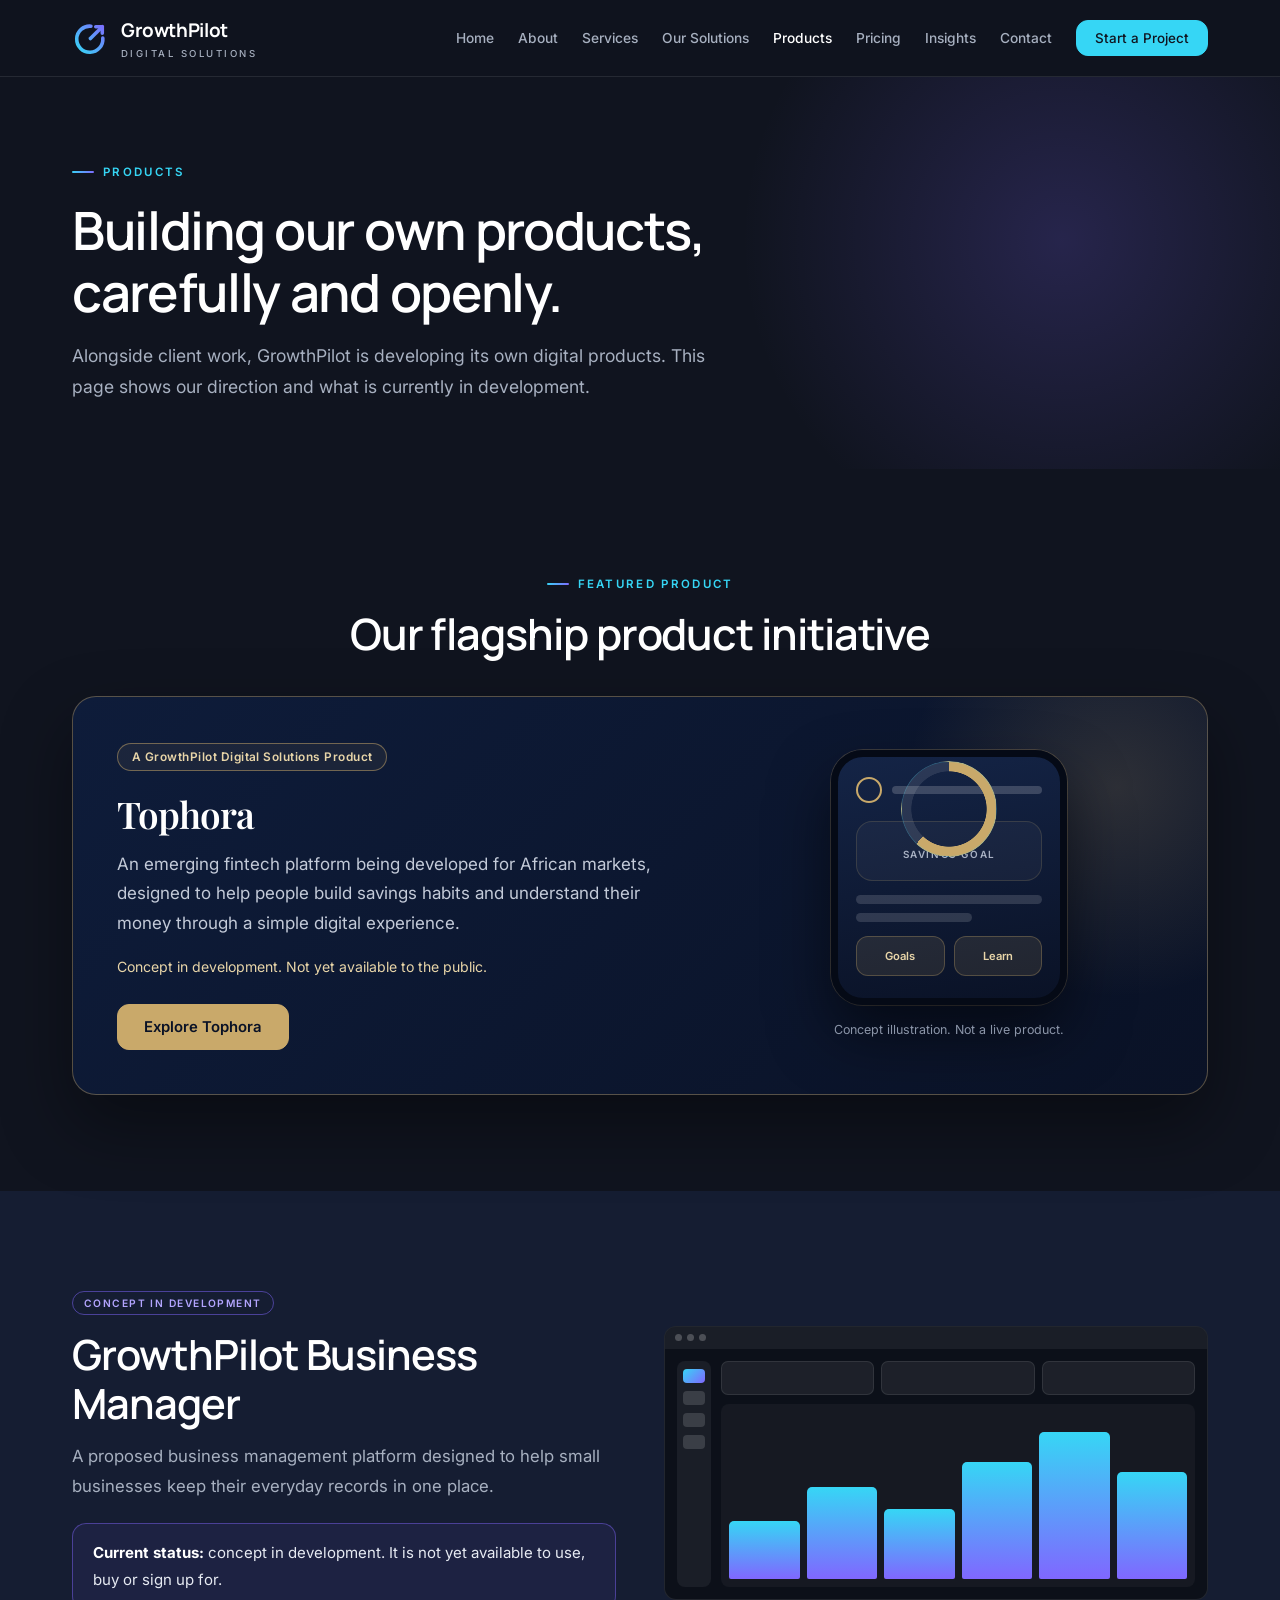
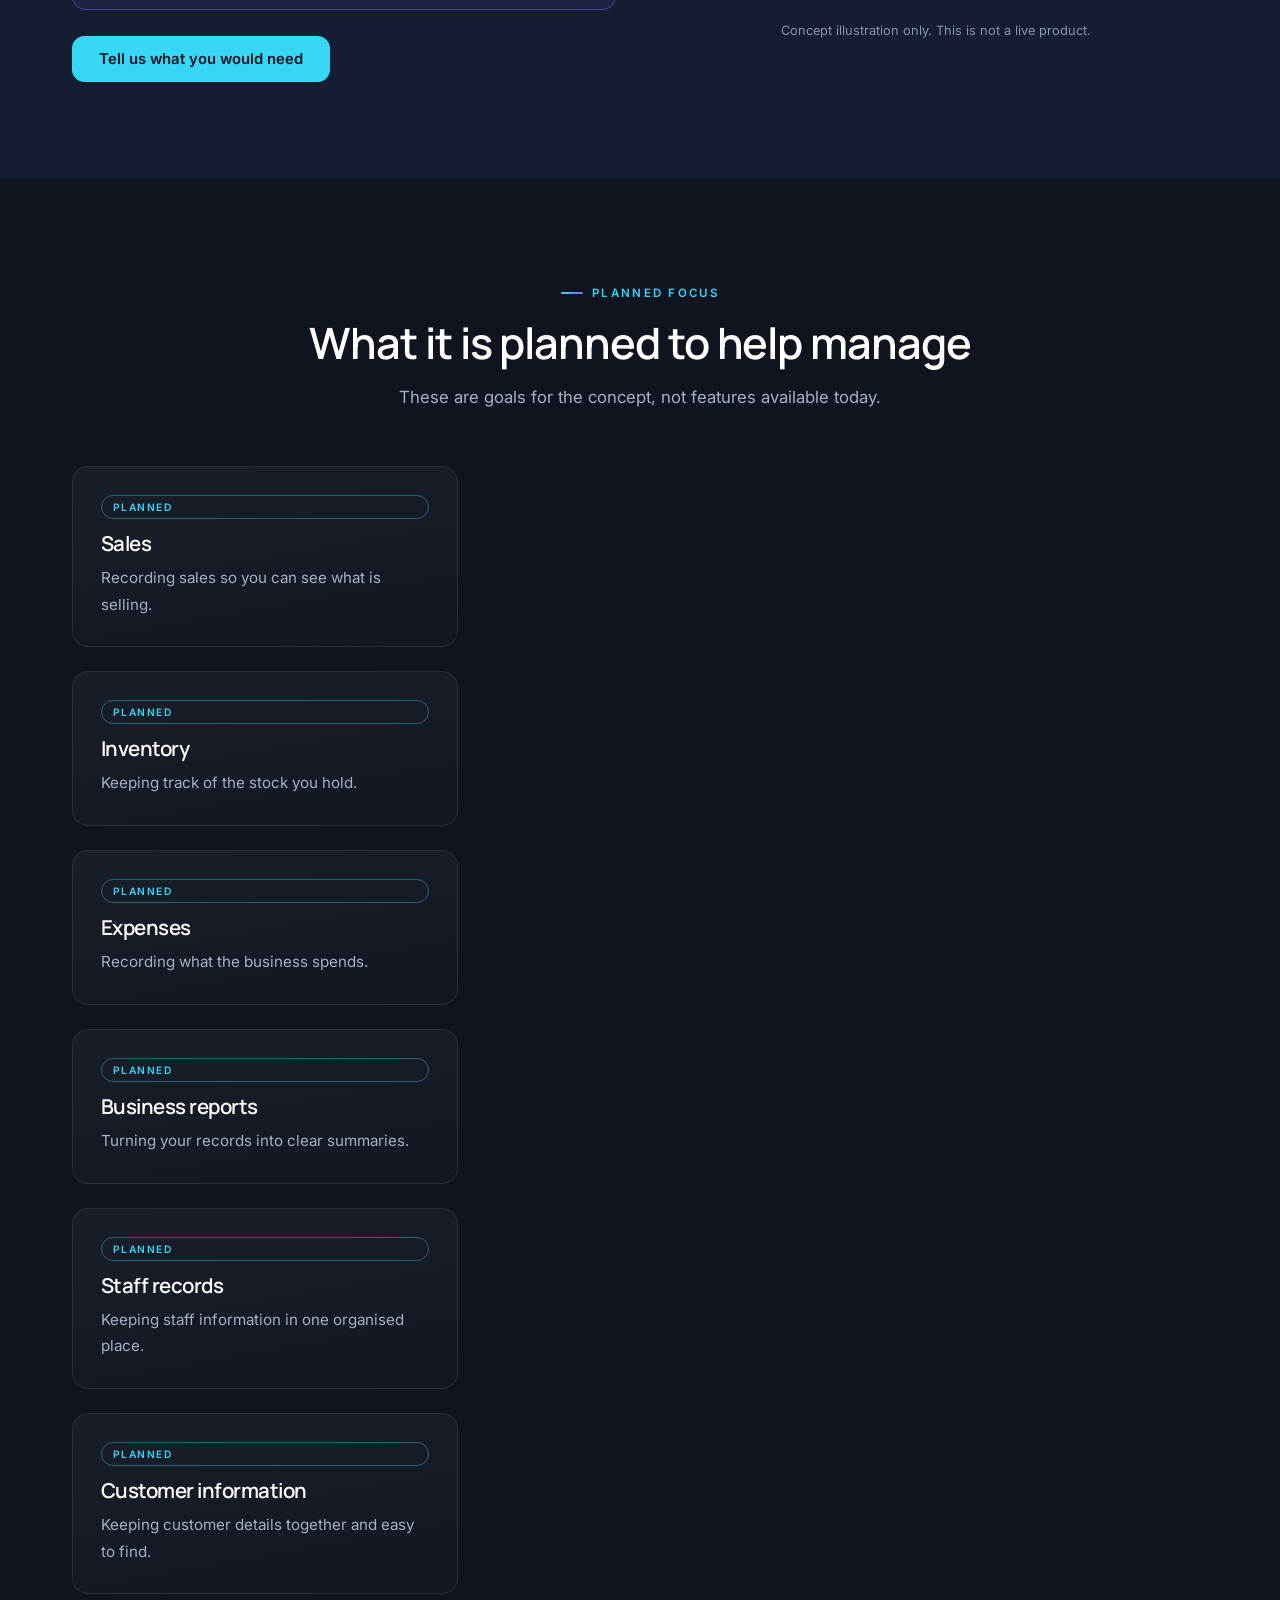
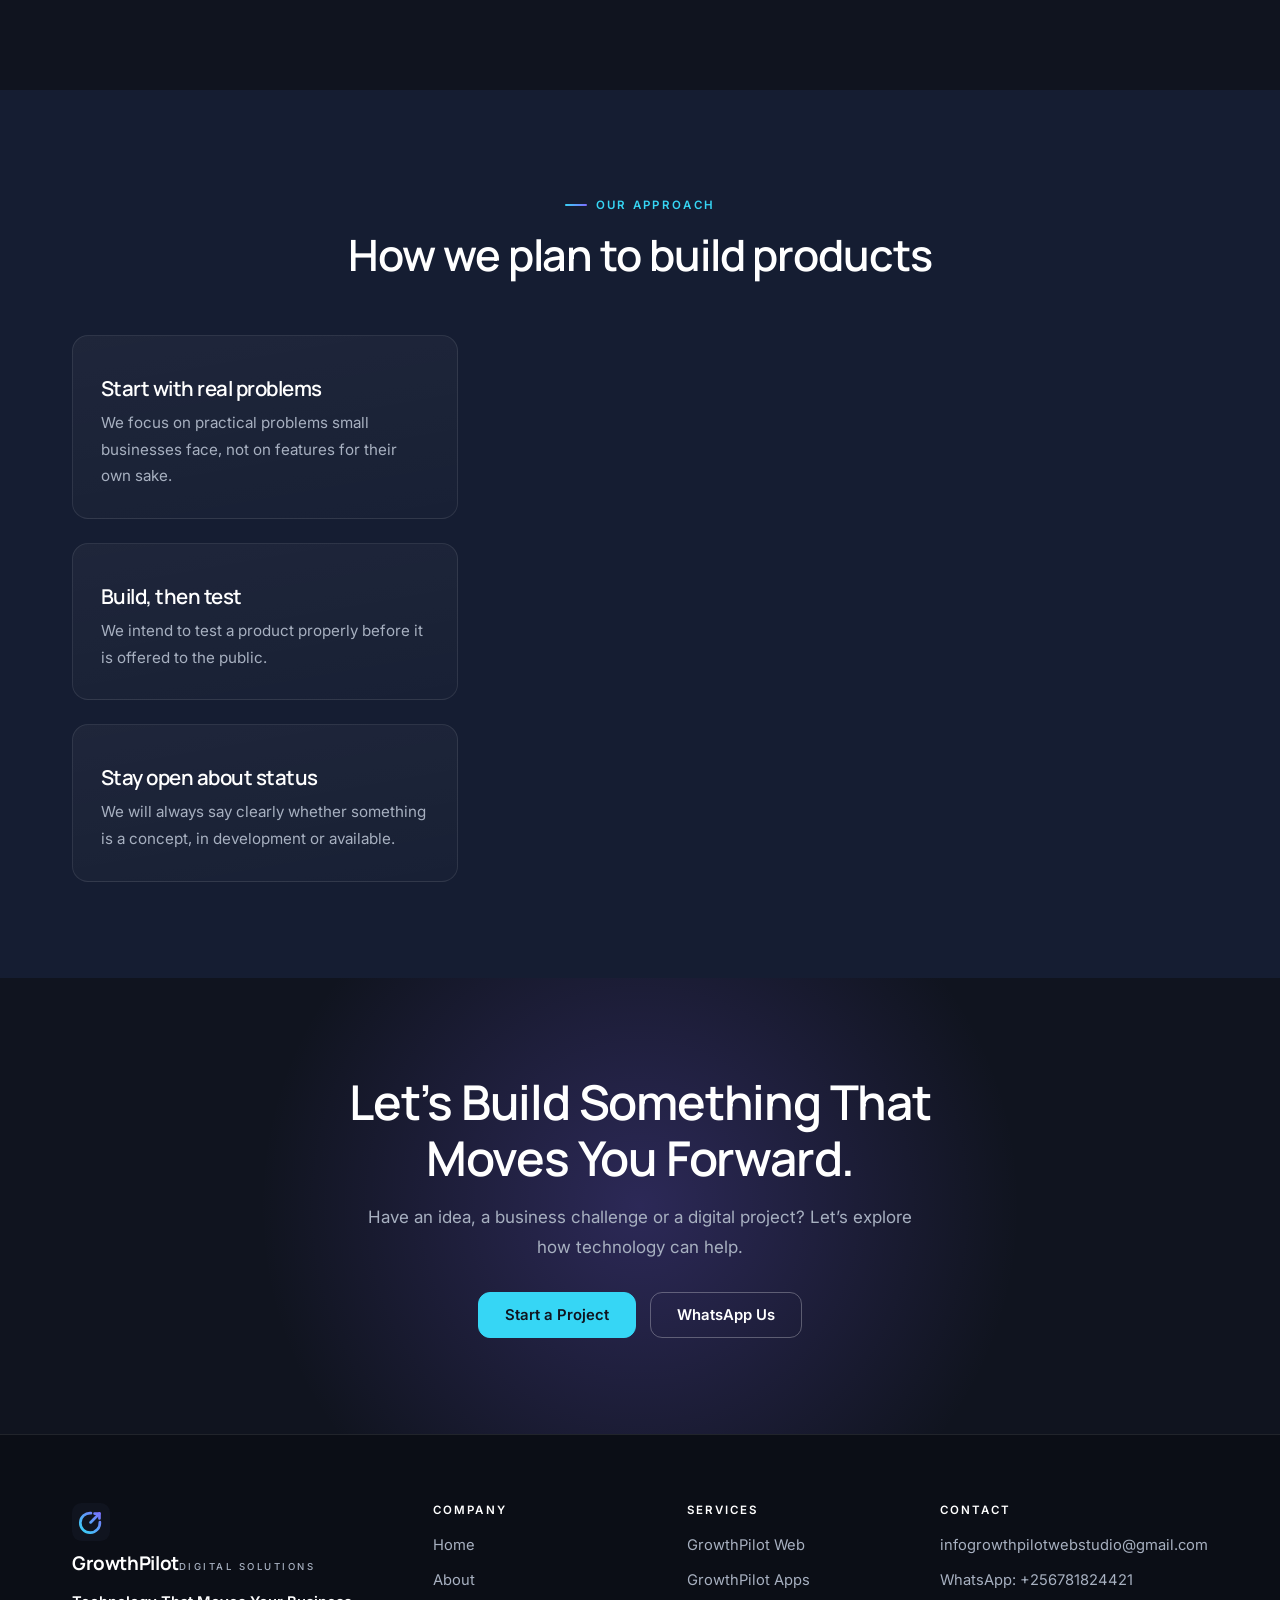
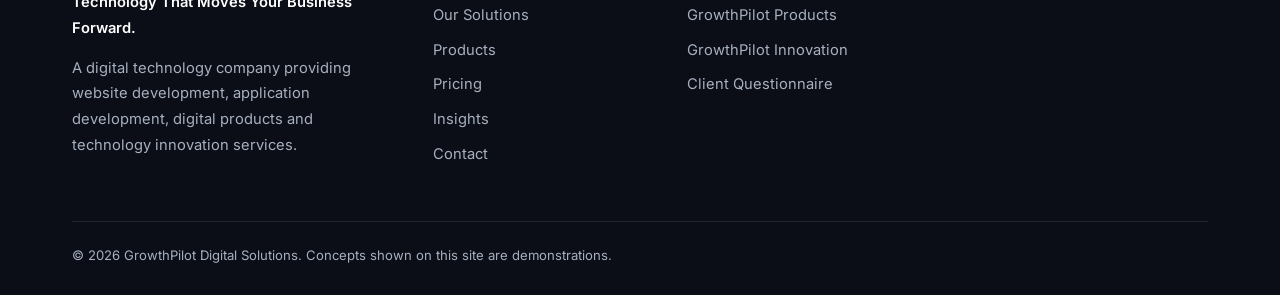
<file: products.html>
<!DOCTYPE html>
<html lang="en">
<head>
<meta charset="utf-8">
<meta name="viewport" content="width=device-width, initial-scale=1, viewport-fit=cover">
<title>Products | GrowthPilot Digital Solutions</title>
<meta name="description" content="Explore the product direction of GrowthPilot Digital Solutions, including GrowthPilot Business Manager, a business management concept currently in development.">
<link rel="canonical" href="https://growthpilot-webstudio.vercel.app/products.html">
<meta property="og:type" content="website"><meta property="og:site_name" content="GrowthPilot Digital Solutions"><meta property="og:title" content="Products | GrowthPilot Digital Solutions"><meta property="og:description" content="Explore the product direction of GrowthPilot Digital Solutions, including GrowthPilot Business Manager, a business management concept currently in development."><meta property="og:url" content="https://growthpilot-webstudio.vercel.app/products.html"><meta property="og:image" content="https://growthpilot-webstudio.vercel.app/social-share.png"><meta name="twitter:card" content="summary_large_image">
<meta name="theme-color" content="#10141F">
<link rel="icon" href="logo-mark.svg" type="image/svg+xml"><link rel="apple-touch-icon" href="logo-mark-512.png">
<link rel="preconnect" href="https://fonts.googleapis.com"><link rel="preconnect" href="https://fonts.gstatic.com" crossorigin>
<link href="https://fonts.googleapis.com/css2?family=Inter:wght@400;500;600&family=Manrope:wght@500;600;700&family=Playfair+Display:wght@600;700&display=swap" rel="stylesheet">
<link rel="stylesheet" href="styles.css">
<noscript><style>.rv{opacity:1;transform:none}</style></noscript>
</head>
<body>
<a class="skip" href="#main">Skip to content</a>
<header class="site-header"><div class="container nav">
<a class="brand" href="index.html" aria-label="GrowthPilot Digital Solutions home"><svg class="mark" viewBox="0 0 64 64" aria-hidden="true"><defs><linearGradient id="gpg" x1="8" y1="56" x2="56" y2="8" gradientUnits="userSpaceOnUse"><stop offset="0" stop-color="#36D6F5"/><stop offset="1" stop-color="#8067FF"/></linearGradient></defs><g fill="none" stroke="url(#gpg)" stroke-width="6" stroke-linecap="round" stroke-linejoin="round"><path d="M51.9 32.1A22 22 0 1 1 31.9 12.1"/><path d="M31 33L51 13"/><path d="M40 13H51V24"/></g></svg><span class="wm"><b>GrowthPilot</b><small>Digital Solutions</small></span></a>
<button class="menu-btn" aria-expanded="false" aria-controls="site-nav">Menu</button>
<nav id="site-nav" class="site-nav" aria-label="Main"><a href="index.html">Home</a><a href="about.html">About</a><a href="services.html">Services</a><a href="solutions.html">Our Solutions</a><a href="products.html">Products</a><a href="pricing.html">Pricing</a><a href="insights.html">Insights</a><a href="contact.html">Contact</a><a class="btn" href="contact.html">Start a Project</a></nav>
</div></header>
<main id="main">
<div class="page-hero"><div class="container"><span class="eyebrow">Products</span><h1>Building our own products, carefully and openly.</h1><p class="lead">Alongside client work, GrowthPilot is developing its own digital products. This page shows our direction and what is currently in development.</p></div></div>
<section><div class="container"><div class="hd rv" style="margin-bottom:36px"><span class="eyebrow">Featured product</span><h2>Our flagship product initiative</h2></div><article class="tp-card rv"><div><span class="rel">A GrowthPilot Digital Solutions Product</span><h3>Tophora</h3><p>An emerging fintech platform being developed for African markets, designed to help people build savings habits and understand their money through a simple digital experience.</p><div class="stat">Concept in development. Not yet available to the public.</div><a class="btn" href="tophora.html">Explore Tophora</a></div><div class="tp-vis"><div class="tpv" aria-hidden="true"><div class="tpv-h"><i></i><b></b></div><div class="tpv-g"><span class="ring"></span><small>Savings goal</small></div><div class="tpv-l"><b></b><b></b></div><div class="tpv-t"><span>Goals</span><span>Learn</span></div></div><p class="cap">Concept illustration. Not a live product.</p></div></article></div></section>
<section class="alt"><div class="container">
<!-- To add another product later, copy this whole .pv block and change the text. -->
<div class="pv"><div class="rv"><span class="badge v">Concept in development</span><h2>GrowthPilot Business Manager</h2><p class="sub">A proposed business management platform designed to help small businesses keep their everyday records in one place.</p><div class="status"><b>Current status:</b> concept in development. It is not yet available to use, buy or sign up for.</div><a class="btn" href="contact.html?service=other">Tell us what you would need</a></div>
<div class="rv"><div class="th" aria-hidden="true"><div class="tb"><i></i><i></i><i></i></div><div class="tc dash"><div class="sd"><i></i><i></i><i></i><i></i></div><div class="mn"><div class="kp"><i></i><i></i><i></i></div><div class="bars"><i style="--h:35%"></i><i style="--h:55%"></i><i style="--h:42%"></i><i style="--h:70%"></i><i style="--h:88%"></i><i style="--h:64%"></i></div></div></div></div><p class="cap">Concept illustration only. This is not a live product.</p></div></div></div></section>
<section><div class="container"><div class="hd rv"><span class="eyebrow">Planned focus</span><h2>What it is planned to help manage</h2><p class="sub">These are goals for the concept, not features available today.</p></div><div class="grid g3"><article class="card rv"><span class="badge">Planned</span><h3>Sales</h3><p>Recording sales so you can see what is selling.</p></article><article class="card rv"><span class="badge">Planned</span><h3>Inventory</h3><p>Keeping track of the stock you hold.</p></article><article class="card rv"><span class="badge">Planned</span><h3>Expenses</h3><p>Recording what the business spends.</p></article><article class="card rv"><span class="badge">Planned</span><h3>Business reports</h3><p>Turning your records into clear summaries.</p></article><article class="card rv"><span class="badge">Planned</span><h3>Staff records</h3><p>Keeping staff information in one organised place.</p></article><article class="card rv"><span class="badge">Planned</span><h3>Customer information</h3><p>Keeping customer details together and easy to find.</p></article></div></div></section>
<section class="alt"><div class="container"><div class="hd rv"><span class="eyebrow">Our approach</span><h2>How we plan to build products</h2></div><div class="grid g3">
<article class="card rv"><h3>Start with real problems</h3><p>We focus on practical problems small businesses face, not on features for their own sake.</p></article>
<article class="card rv"><h3>Build, then test</h3><p>We intend to test a product properly before it is offered to the public.</p></article>
<article class="card rv"><h3>Stay open about status</h3><p>We will always say clearly whether something is a concept, in development or available.</p></article></div></div></section>
<section class="fcta"><div class="container rv"><h2>Let&rsquo;s Build Something That Moves You Forward.</h2><p>Have an idea, a business challenge or a digital project? Let&rsquo;s explore how technology can help.</p><div class="cta"><a class="btn" href="contact.html">Start a Project</a><a class="btn ghost" href="https://wa.me/256781824421?text=Hello%20GrowthPilot%20Digital%20Solutions">WhatsApp Us</a></div></div></section>
</main>
<footer class="site-footer"><div class="container"><div class="fg">
<div><a class="brand" href="index.html" aria-label="GrowthPilot Digital Solutions home"><img class="mark" src="logo-mark.svg" alt="" width="38" height="38"><span class="wm"><b>GrowthPilot</b><small>Digital Solutions</small></span></a><p class="tag">Technology That Moves Your Business Forward.</p><p>A digital technology company providing website development, application development, digital products and technology innovation services.</p></div>
<div><h4>Company</h4><a href="index.html">Home</a><a href="about.html">About</a><a href="solutions.html">Our Solutions</a><a href="products.html">Products</a><a href="pricing.html">Pricing</a><a href="insights.html">Insights</a><a href="contact.html">Contact</a></div>
<div><h4>Services</h4><a href="services.html#web">GrowthPilot Web</a><a href="services.html#apps">GrowthPilot Apps</a><a href="products.html">GrowthPilot Products</a><a href="services.html#innovation">GrowthPilot Innovation</a><a href="questionnaire.html">Client Questionnaire</a></div>
<div><h4>Contact</h4><a href="mailto:infogrowthpilotwebstudio@gmail.com">infogrowthpilotwebstudio@gmail.com</a><a href="https://wa.me/256781824421?text=Hello%20GrowthPilot%20Digital%20Solutions">WhatsApp: +256781824421</a></div>
</div><div class="cp">&copy; <span data-year>2026</span> GrowthPilot Digital Solutions. Concepts shown on this site are demonstrations.</div></div></footer>
<script src="main.js" defer></script>
</body>
</html>
</file>
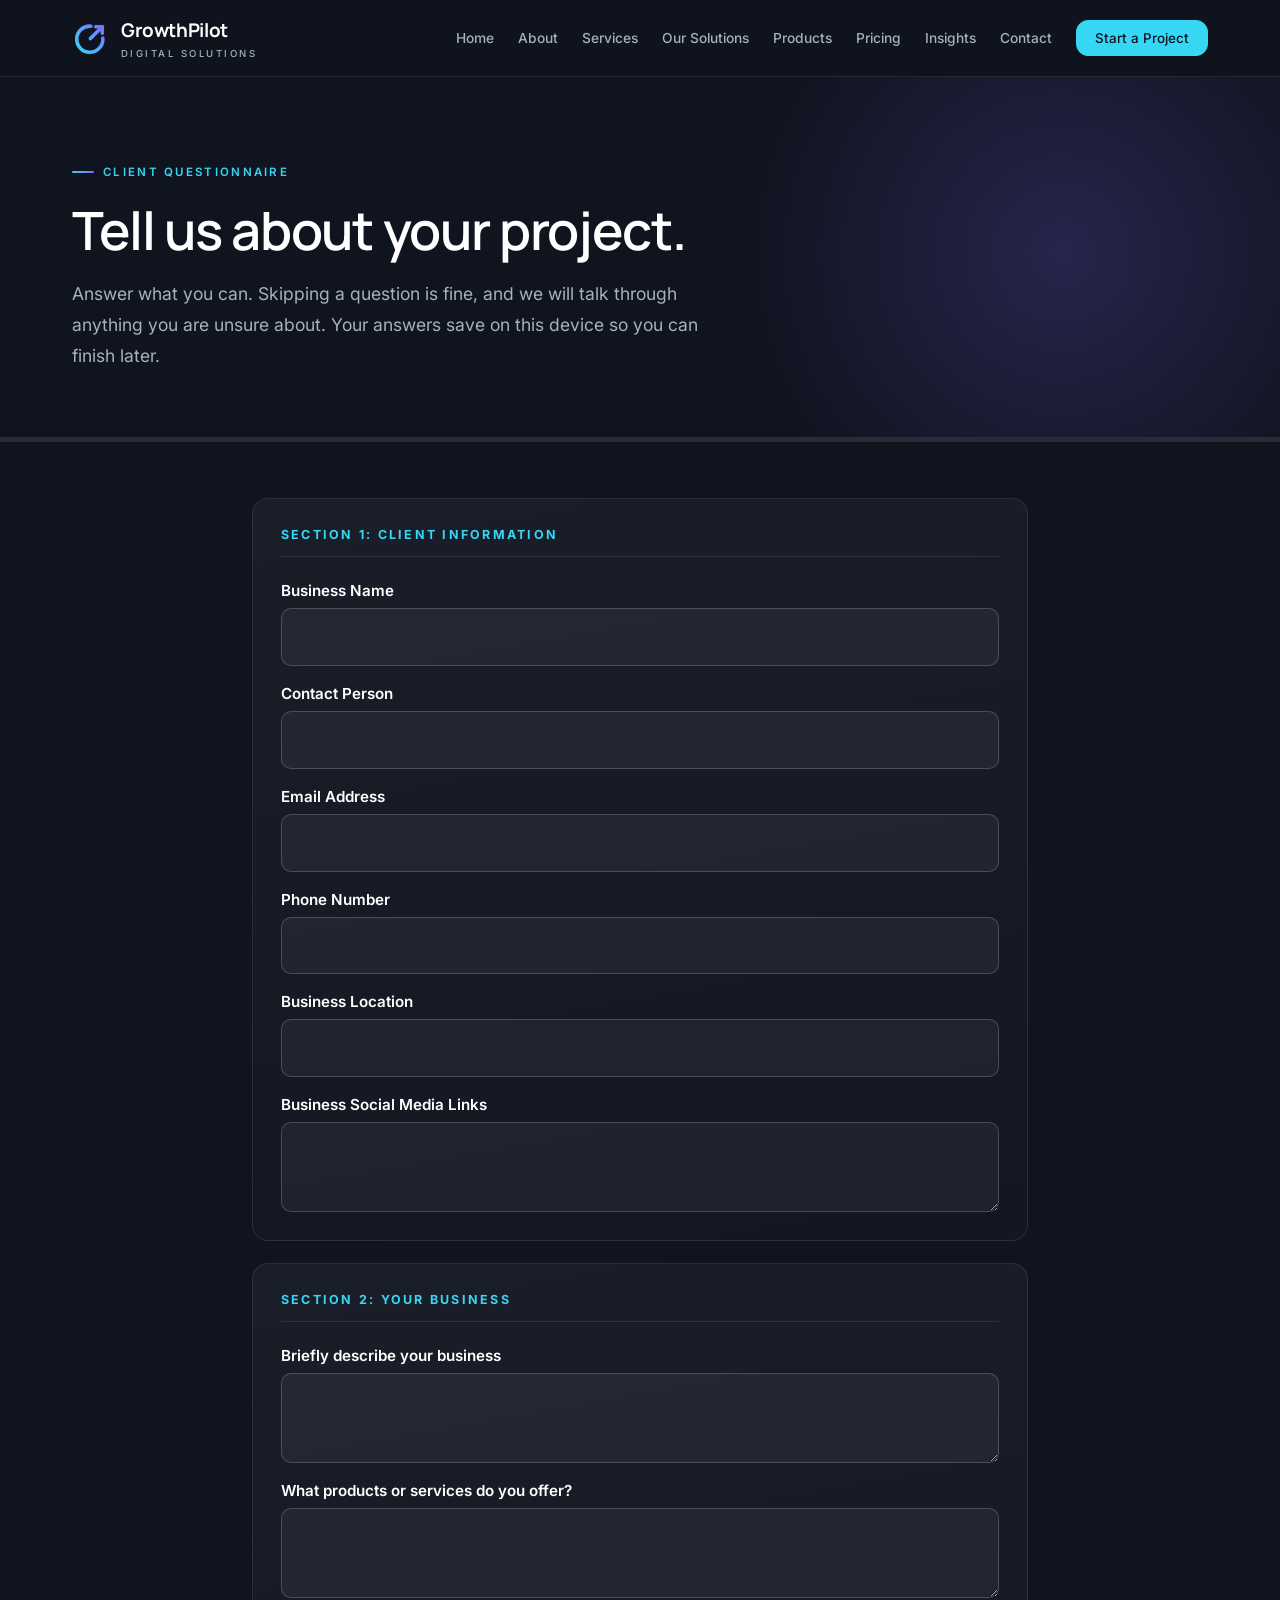
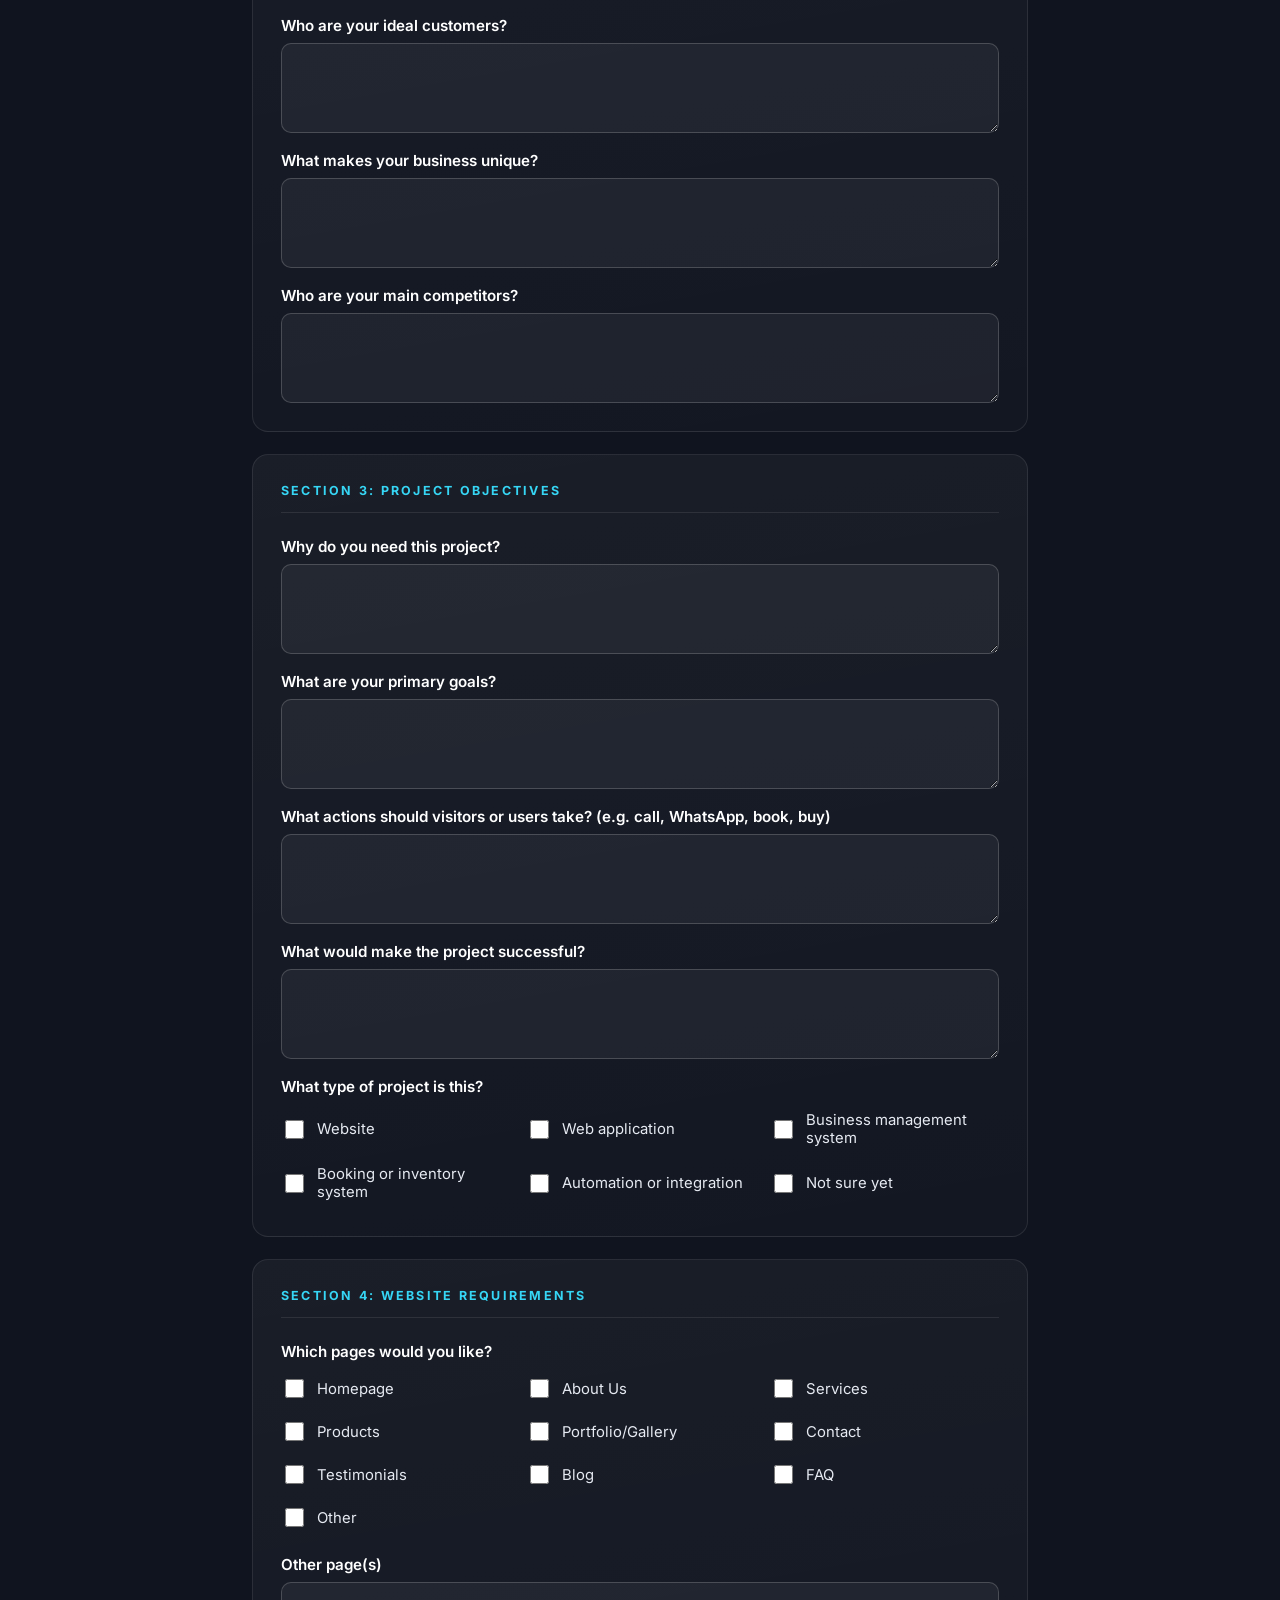
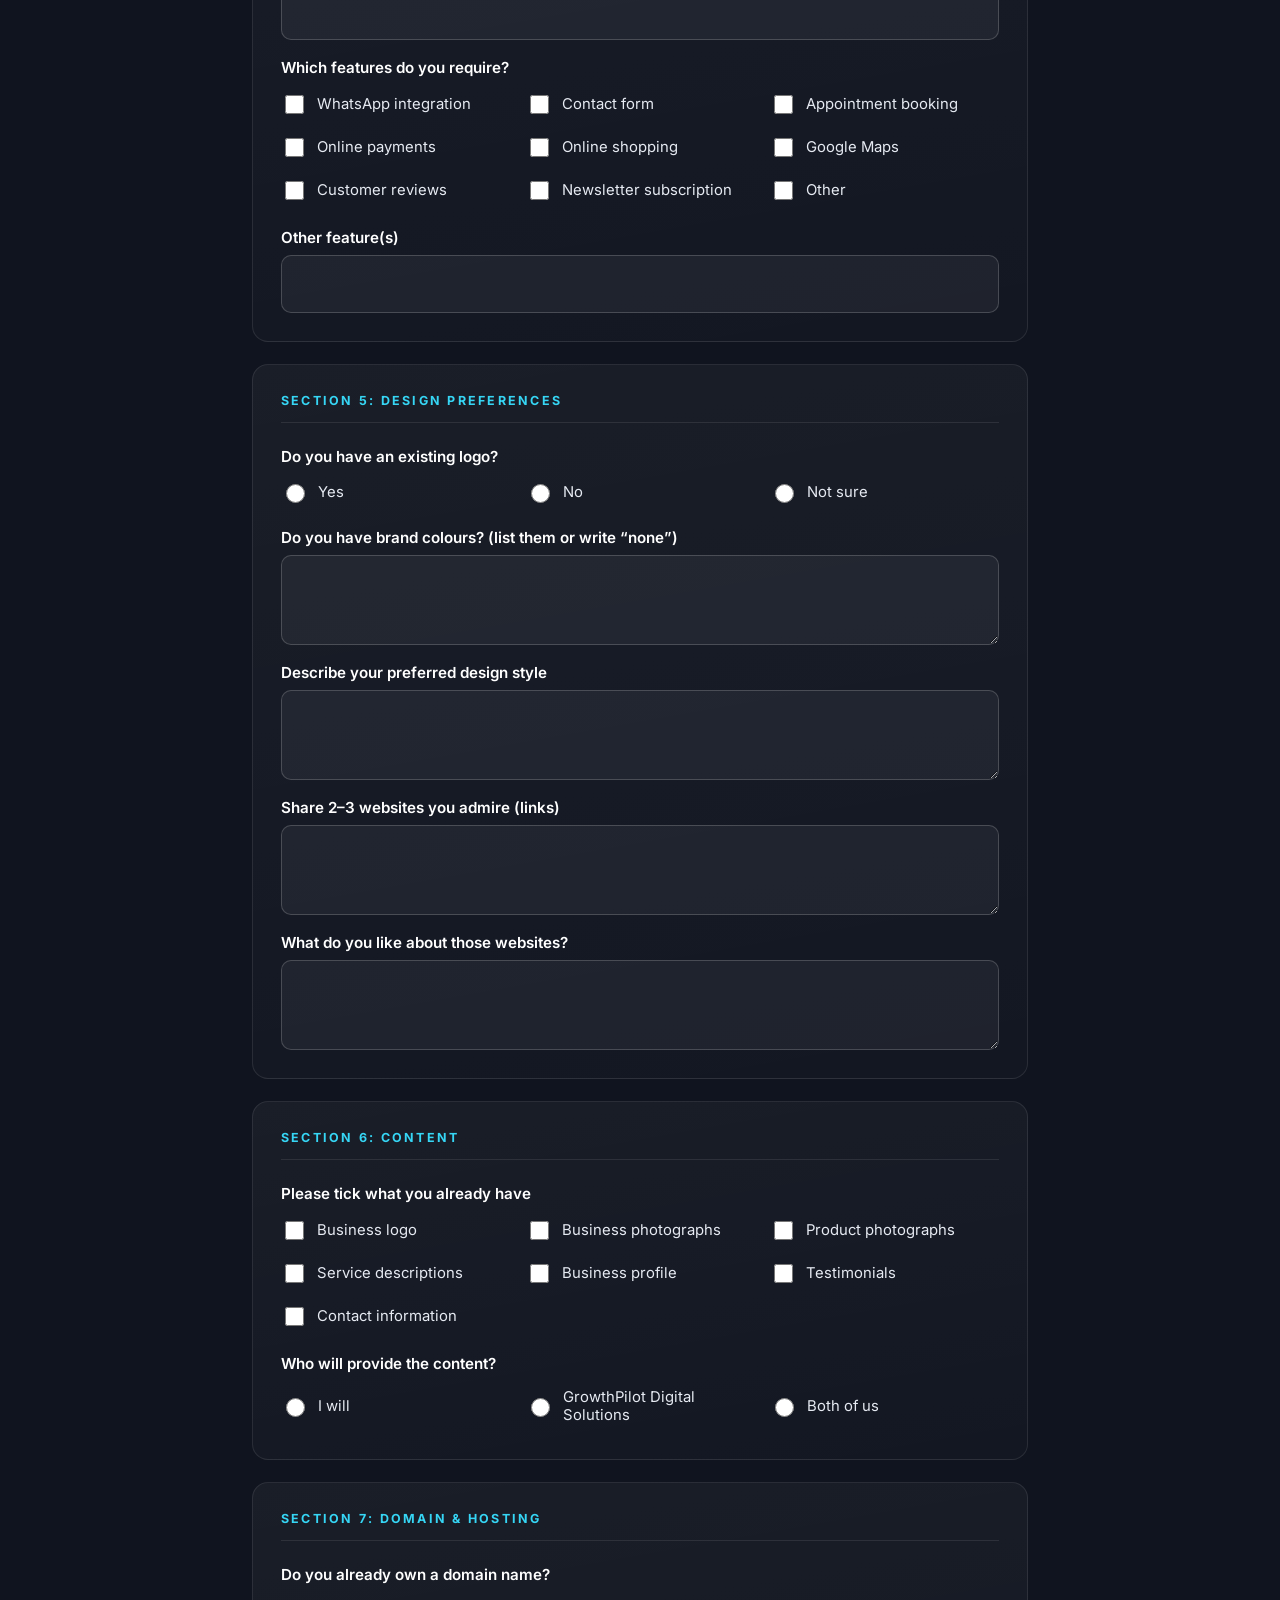
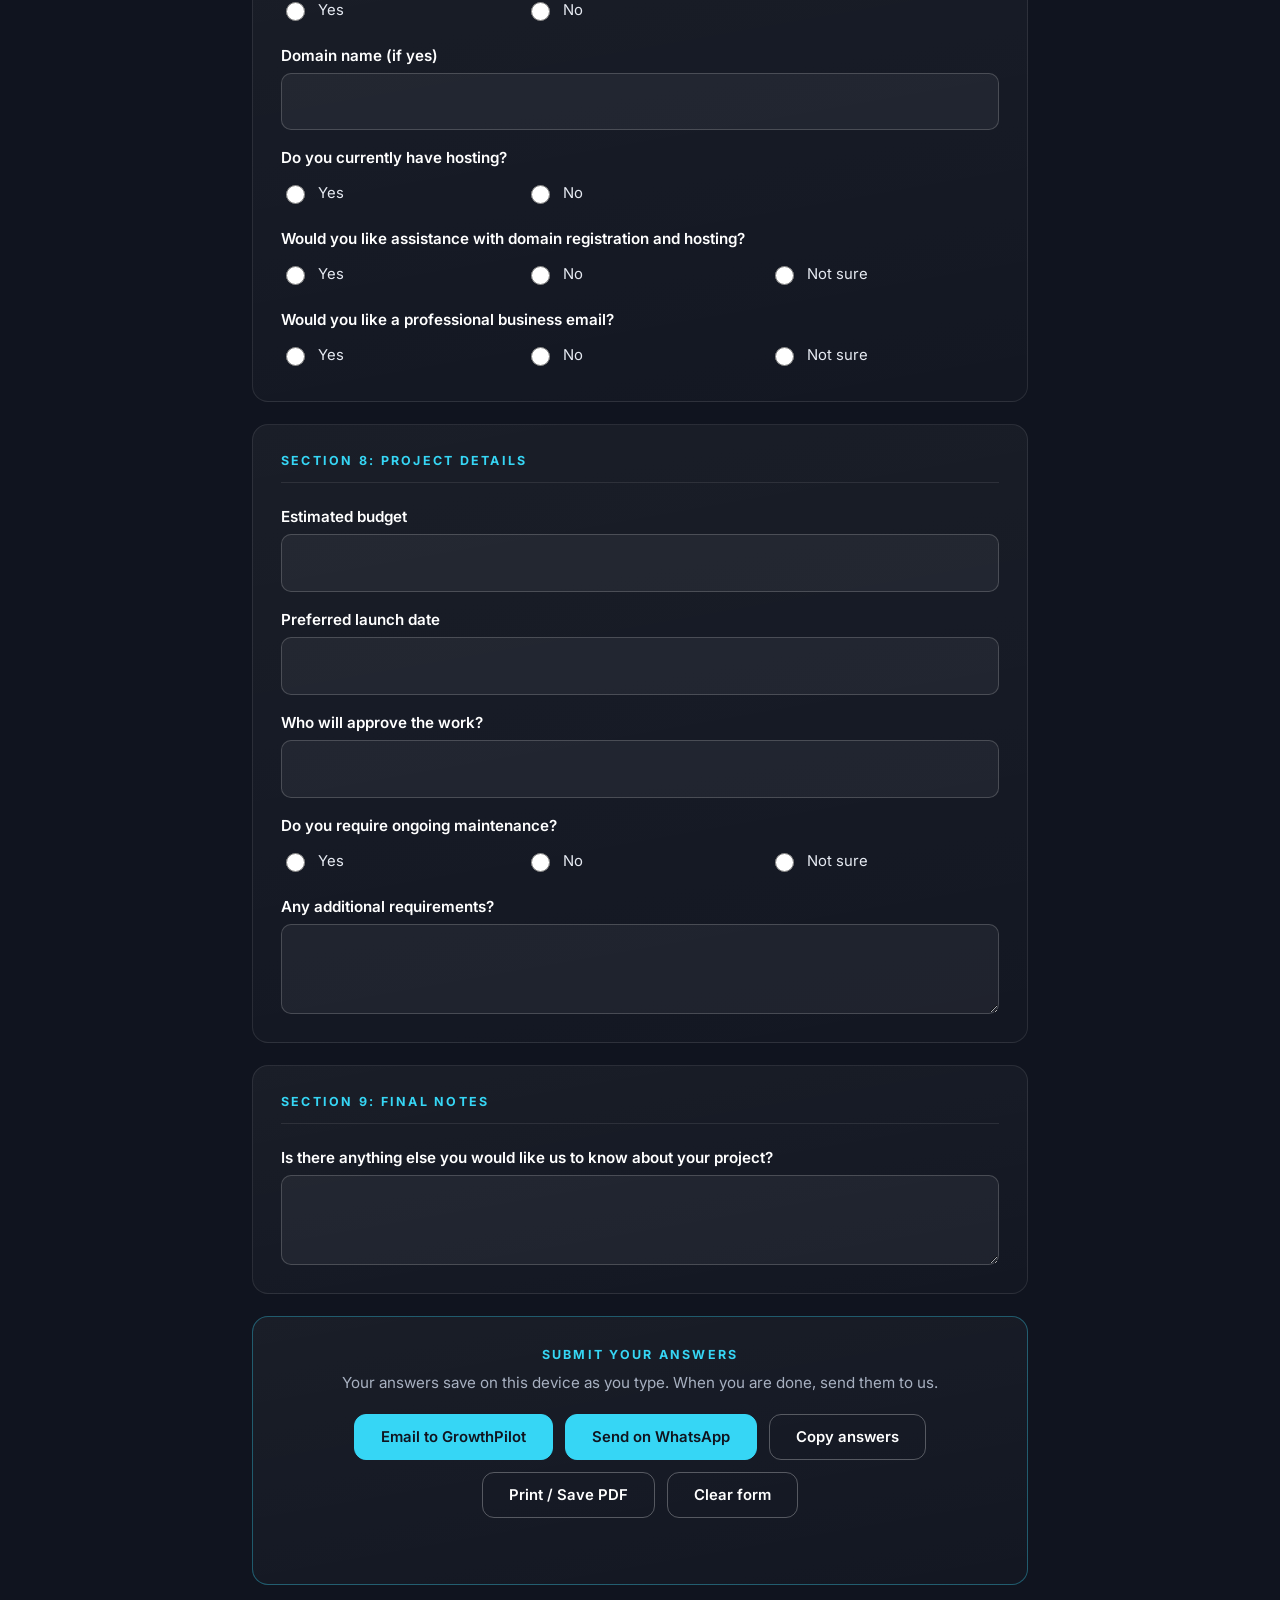
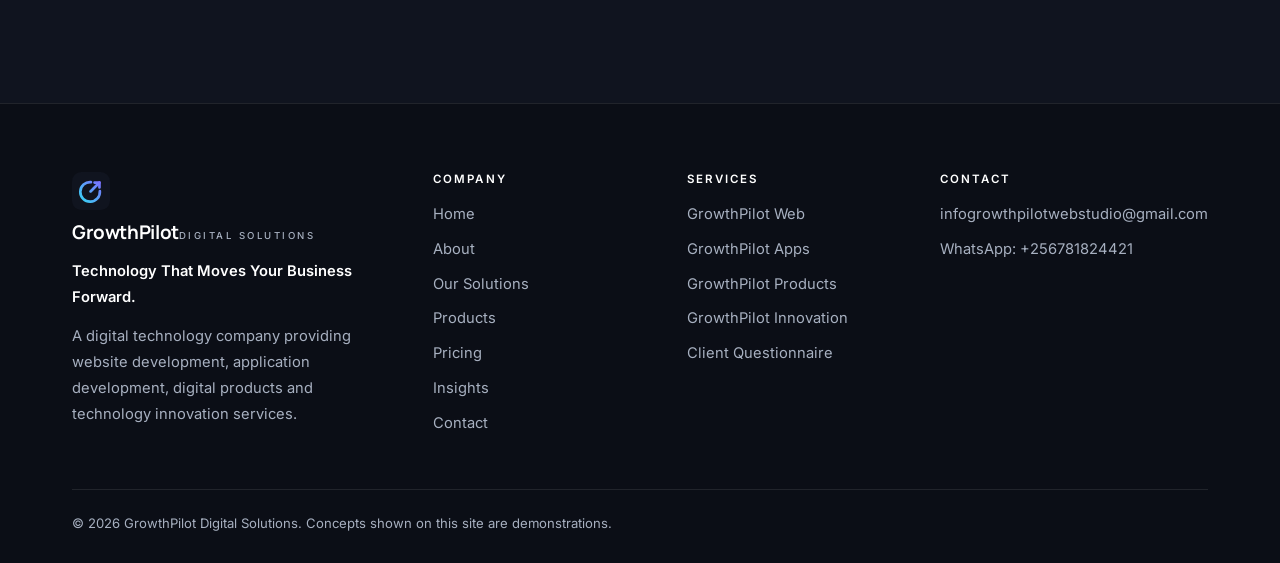
<file: questionnaire.html>
<!DOCTYPE html>
<html lang="en">
<head>
<meta charset="utf-8">
<meta name="viewport" content="width=device-width, initial-scale=1, viewport-fit=cover">
<title>Client Questionnaire | GrowthPilot Digital Solutions</title>
<meta name="description" content="Share your business, goals and requirements with GrowthPilot Digital Solutions using our project questionnaire.">
<link rel="canonical" href="https://growthpilot-webstudio.vercel.app/questionnaire.html">
<meta property="og:type" content="website"><meta property="og:site_name" content="GrowthPilot Digital Solutions"><meta property="og:title" content="Client Questionnaire | GrowthPilot Digital Solutions"><meta property="og:description" content="Share your business, goals and requirements with GrowthPilot Digital Solutions using our project questionnaire."><meta property="og:url" content="https://growthpilot-webstudio.vercel.app/questionnaire.html"><meta property="og:image" content="https://growthpilot-webstudio.vercel.app/social-share.png"><meta name="twitter:card" content="summary_large_image">
<meta name="theme-color" content="#10141F">
<link rel="icon" href="logo-mark.svg" type="image/svg+xml"><link rel="apple-touch-icon" href="logo-mark-512.png">
<link rel="preconnect" href="https://fonts.googleapis.com"><link rel="preconnect" href="https://fonts.gstatic.com" crossorigin>
<link href="https://fonts.googleapis.com/css2?family=Inter:wght@400;500;600&family=Manrope:wght@500;600;700&display=swap" rel="stylesheet">
<link rel="stylesheet" href="styles.css">
<noscript><style>.rv{opacity:1;transform:none}</style></noscript>
<style>
#qbar{position:sticky;top:var(--hd);height:5px;background:rgba(255,255,255,.1);z-index:40}#fill{height:100%;width:0;background:var(--grad);transition:width .3s}
.qs{margin:0 0 22px;padding:28px}.qs:hover{transform:none;box-shadow:none;border-color:var(--line)}
.qs h2{font:700 .78rem Inter,sans-serif;letter-spacing:.18em;text-transform:uppercase;color:var(--cyan);margin:0 0 6px;padding-bottom:14px;border-bottom:1px solid var(--line)}
.qs label.q,.qs .q{display:block;font:600 .95rem Inter,sans-serif;margin:18px 0 8px;color:#fff}.qs textarea{min-height:90px;resize:vertical}
.opts{display:grid;grid-template-columns:repeat(auto-fill,minmax(220px,1fr));gap:4px 16px}.opts label{display:flex;align-items:center;gap:10px;font:400 .93rem Inter,sans-serif;margin:0;padding:7px 0;cursor:pointer;color:var(--text)}
.opts input{width:19px;height:19px;padding:0;accent-color:var(--cyan);flex:none}
.act{text-align:center;padding:30px;border-color:rgba(54,214,245,.35)}.act h2{border:0;padding:0;margin-bottom:8px}.act p{color:var(--grey)}.btns{display:flex;flex-wrap:wrap;gap:12px;justify-content:center;margin-top:18px}
#msg{min-height:22px;margin-top:14px;color:var(--cyan);font-weight:600}#ty{display:none;margin-top:18px;padding:18px;border:1px solid rgba(54,214,245,.45);border-radius:12px;text-align:left;color:var(--text)}#ty b{color:var(--cyan)}
@media print{.site-header,#qbar,.act,.site-footer,.page-hero,.skip{display:none}body{background:#fff;color:#000}.qs{border:1px solid #ccc;break-inside:avoid;background:#fff}.qs h2,.qs .q,.opts label{color:#000}input,textarea{color:#000;border-color:#999;background:#fff}}
</style>
</head>
<body>
<a class="skip" href="#main">Skip to content</a>
<header class="site-header"><div class="container nav">
<a class="brand" href="index.html" aria-label="GrowthPilot Digital Solutions home"><svg class="mark" viewBox="0 0 64 64" aria-hidden="true"><defs><linearGradient id="gpg" x1="8" y1="56" x2="56" y2="8" gradientUnits="userSpaceOnUse"><stop offset="0" stop-color="#36D6F5"/><stop offset="1" stop-color="#8067FF"/></linearGradient></defs><g fill="none" stroke="url(#gpg)" stroke-width="6" stroke-linecap="round" stroke-linejoin="round"><path d="M51.9 32.1A22 22 0 1 1 31.9 12.1"/><path d="M31 33L51 13"/><path d="M40 13H51V24"/></g></svg><span class="wm"><b>GrowthPilot</b><small>Digital Solutions</small></span></a>
<button class="menu-btn" aria-expanded="false" aria-controls="site-nav">Menu</button>
<nav id="site-nav" class="site-nav" aria-label="Main"><a href="index.html">Home</a><a href="about.html">About</a><a href="services.html">Services</a><a href="solutions.html">Our Solutions</a><a href="products.html">Products</a><a href="pricing.html">Pricing</a><a href="insights.html">Insights</a><a href="contact.html">Contact</a><a class="btn" href="contact.html">Start a Project</a></nav>
</div></header>
<main id="main">
<div class="page-hero"><div class="container"><span class="eyebrow">Client Questionnaire</span><h1>Tell us about your project.</h1><p class="lead">Answer what you can. Skipping a question is fine, and we will talk through anything you are unsure about. Your answers save on this device so you can finish later.</p></div></div>
<div id="qbar" aria-hidden="true"><div id="fill"></div></div>
<section style="padding-top:56px"><div class="container" style="max-width:820px"><div id="f"></div></div></section>
</main>
<footer class="site-footer"><div class="container"><div class="fg">
<div><a class="brand" href="index.html" aria-label="GrowthPilot Digital Solutions home"><img class="mark" src="logo-mark.svg" alt="" width="38" height="38"><span class="wm"><b>GrowthPilot</b><small>Digital Solutions</small></span></a><p class="tag">Technology That Moves Your Business Forward.</p><p>A digital technology company providing website development, application development, digital products and technology innovation services.</p></div>
<div><h4>Company</h4><a href="index.html">Home</a><a href="about.html">About</a><a href="solutions.html">Our Solutions</a><a href="products.html">Products</a><a href="pricing.html">Pricing</a><a href="insights.html">Insights</a><a href="contact.html">Contact</a></div>
<div><h4>Services</h4><a href="services.html#web">GrowthPilot Web</a><a href="services.html#apps">GrowthPilot Apps</a><a href="products.html">GrowthPilot Products</a><a href="services.html#innovation">GrowthPilot Innovation</a><a href="questionnaire.html">Client Questionnaire</a></div>
<div><h4>Contact</h4><a href="mailto:infogrowthpilotwebstudio@gmail.com">infogrowthpilotwebstudio@gmail.com</a><a href="https://wa.me/256781824421?text=Hello%20GrowthPilot%20Digital%20Solutions">WhatsApp: +256781824421</a></div>
</div><div class="cp">&copy; <span data-year>2026</span> GrowthPilot Digital Solutions. Concepts shown on this site are demonstrations.</div></div></footer>
<script>
(function(){
var WA="256781824421",EM="infogrowthpilotwebstudio@gmail.com";
var P=["Homepage","About Us","Services","Products","Portfolio/Gallery","Contact","Testimonials","Blog","FAQ","Other"];
var F=["WhatsApp integration","Contact form","Appointment booking","Online payments","Online shopping","Google Maps","Customer reviews","Newsletter subscription","Other"];
var YN=["Yes","No","Not sure"];
/* types: i text, e email, t tel, a textarea, c checkboxes, r radio. Add new questions at the END of a section so saved answers stay in place. */
var S=[
["Section 1: Client Information",[["i","Business Name"],["i","Contact Person"],["e","Email Address"],["t","Phone Number"],["i","Business Location"],["a","Business Social Media Links"]]],
["Section 2: Your Business",[["a","Briefly describe your business"],["a","What products or services do you offer?"],["a","Who are your ideal customers?"],["a","What makes your business unique?"],["a","Who are your main competitors?"]]],
["Section 3: Project Objectives",[["a","Why do you need this project?"],["a","What are your primary goals?"],["a","What actions should visitors or users take? (e.g. call, WhatsApp, book, buy)"],["a","What would make the project successful?"],["c","What type of project is this?",["Website","Web application","Business management system","Booking or inventory system","Automation or integration","Not sure yet"]]]],
["Section 4: Website Requirements",[["c","Which pages would you like?",P],["i","Other page(s)"],["c","Which features do you require?",F],["i","Other feature(s)"]]],
["Section 5: Design Preferences",[["r","Do you have an existing logo?",YN],["a","Do you have brand colours? (list them or write \u201cnone\u201d)"],["a","Describe your preferred design style"],["a","Share 2\u20133 websites you admire (links)"],["a","What do you like about those websites?"]]],
["Section 6: Content",[["c","Please tick what you already have",["Business logo","Business photographs","Product photographs","Service descriptions","Business profile","Testimonials","Contact information"]],["r","Who will provide the content?",["I will","GrowthPilot Digital Solutions","Both of us"]]]],
["Section 7: Domain & Hosting",[["r","Do you already own a domain name?",YN.slice(0,2)],["i","Domain name (if yes)"],["r","Do you currently have hosting?",YN.slice(0,2)],["r","Would you like assistance with domain registration and hosting?",YN],["r","Would you like a professional business email?",YN]]],
["Section 8: Project Details",[["i","Estimated budget"],["i","Preferred launch date"],["i","Who will approve the work?"],["r","Do you require ongoing maintenance?",YN],["a","Any additional requirements?"]]],
["Section 9: Final Notes",[["a","Is there anything else you would like us to know about your project?"]]]
];
var K="gp-discovery-v1",V={};
try{V=JSON.parse(localStorage.getItem(K)||"{}")}catch(e){}
function save(){try{localStorage.setItem(K,JSON.stringify(V))}catch(e){}}
function esc(s){return String(s).replace(/&/g,"&amp;").replace(/</g,"&lt;").replace(/"/g,"&quot;")}
var h="";
S.forEach(function(s,i){h+='<div class="card qs"><h2>'+s[0]+'</h2>';
s[1].forEach(function(q,j){var id="q"+i+"_"+j,v=V[id],t=q[0];
if(t=="c"||t=="r"){h+='<div class="q">'+esc(q[1])+'</div><div class="opts">';
q[2].forEach(function(o){var on=t=="c"?(v||[]).indexOf(o)>-1:v===o;h+='<label><input type="'+(t=="c"?"checkbox":"radio")+'" name="'+id+'" value="'+esc(o)+'" data-id="'+id+'"'+(on?" checked":"")+'>'+esc(o)+'</label>'});h+='</div>'}
else{h+='<label class="q" for="'+id+'">'+esc(q[1])+'</label>';
h+=t=="a"?'<textarea id="'+id+'" data-id="'+id+'">'+esc(v||"")+'</textarea>':'<input id="'+id+'" data-id="'+id+'" type="'+(t=="i"?"text":t=="e"?"email":"tel")+'" value="'+esc(v||"")+'">'}});h+='</div>'});
h+='<div class="card qs act"><h2>Submit your answers</h2><p>Your answers save on this device as you type. When you are done, send them to us.</p><div class="btns"><button class="btn" id="em" type="button">Email to GrowthPilot</button><button class="btn" id="wa" type="button">Send on WhatsApp</button><button class="btn ghost" id="cp" type="button">Copy answers</button><button class="btn ghost" id="pr" type="button">Print / Save PDF</button><button class="btn ghost" id="cl" type="button">Clear form</button></div><div id="msg" role="status" aria-live="polite"></div><div id="ty"><b>Thank you!</b><br>We will review your answers and reply by email. If your message did not go through, use <b>Copy answers</b> and send it to us directly.</div></div>';
document.getElementById("f").innerHTML=h;
var total=S.reduce(function(n,s){return n+s[1].length},0);
function prog(){var n=Object.keys(V).filter(function(k){var x=V[k];return Array.isArray(x)?x.length:(x||"").trim()}).length;document.getElementById("fill").style.width=Math.min(100,n/total*100)+"%"}
document.getElementById("f").addEventListener("input",function(e){var t=e.target,id=t.dataset.id;if(!id)return;
if(t.type=="checkbox"){var a=V[id]||[],ix=a.indexOf(t.value);if(t.checked&&ix<0)a.push(t.value);if(!t.checked&&ix>-1)a.splice(ix,1);V[id]=a}else V[id]=t.value;save();prog()});
function text(){var o="GROWTHPILOT DIGITAL SOLUTIONS \u2013 PROJECT QUESTIONNAIRE\n";
S.forEach(function(s,i){o+="\n== "+s[0]+" ==\n";s[1].forEach(function(q,j){var v=V["q"+i+"_"+j];o+=q[1]+": "+(Array.isArray(v)?v.join(", "):(v||"").trim())+"\n"})});return o}
function say(m){var e=document.getElementById("msg");e.textContent=m;setTimeout(function(){e.textContent=""},6000)}
function thanks(){var t=document.getElementById("ty");t.style.display="block"}
function nm(){return (V.q0_0||"New client").trim()}
document.getElementById("em").onclick=function(){thanks();location.href="mailto:"+EM+"?subject="+encodeURIComponent("Project Questionnaire \u2013 "+nm()+" | GrowthPilot Digital Solutions")+"&body="+encodeURIComponent(text());say("If your email app did not fill in everything, use Copy answers and paste it.")};
document.getElementById("wa").onclick=function(){thanks();window.open("https://wa.me/"+WA+"?text="+encodeURIComponent(text()),"_blank")};
document.getElementById("cp").onclick=function(){var done=function(){say("Copied. Paste it into an email or WhatsApp message.")};
if(navigator.clipboard&&navigator.clipboard.writeText){navigator.clipboard.writeText(text()).then(done,fb)}else fb();
function fb(){var t=document.createElement("textarea");t.value=text();document.body.appendChild(t);t.select();try{document.execCommand("copy");done()}catch(_){say("Copy is not available here. Use Print / Save PDF.")}t.remove()}};
document.getElementById("pr").onclick=function(){window.print()};
document.getElementById("cl").onclick=function(){if(confirm("Clear all answers?")){V={};save();location.reload()}};
prog();
})();
</script>
<script src="main.js" defer></script>
</body>
</html>
</file>
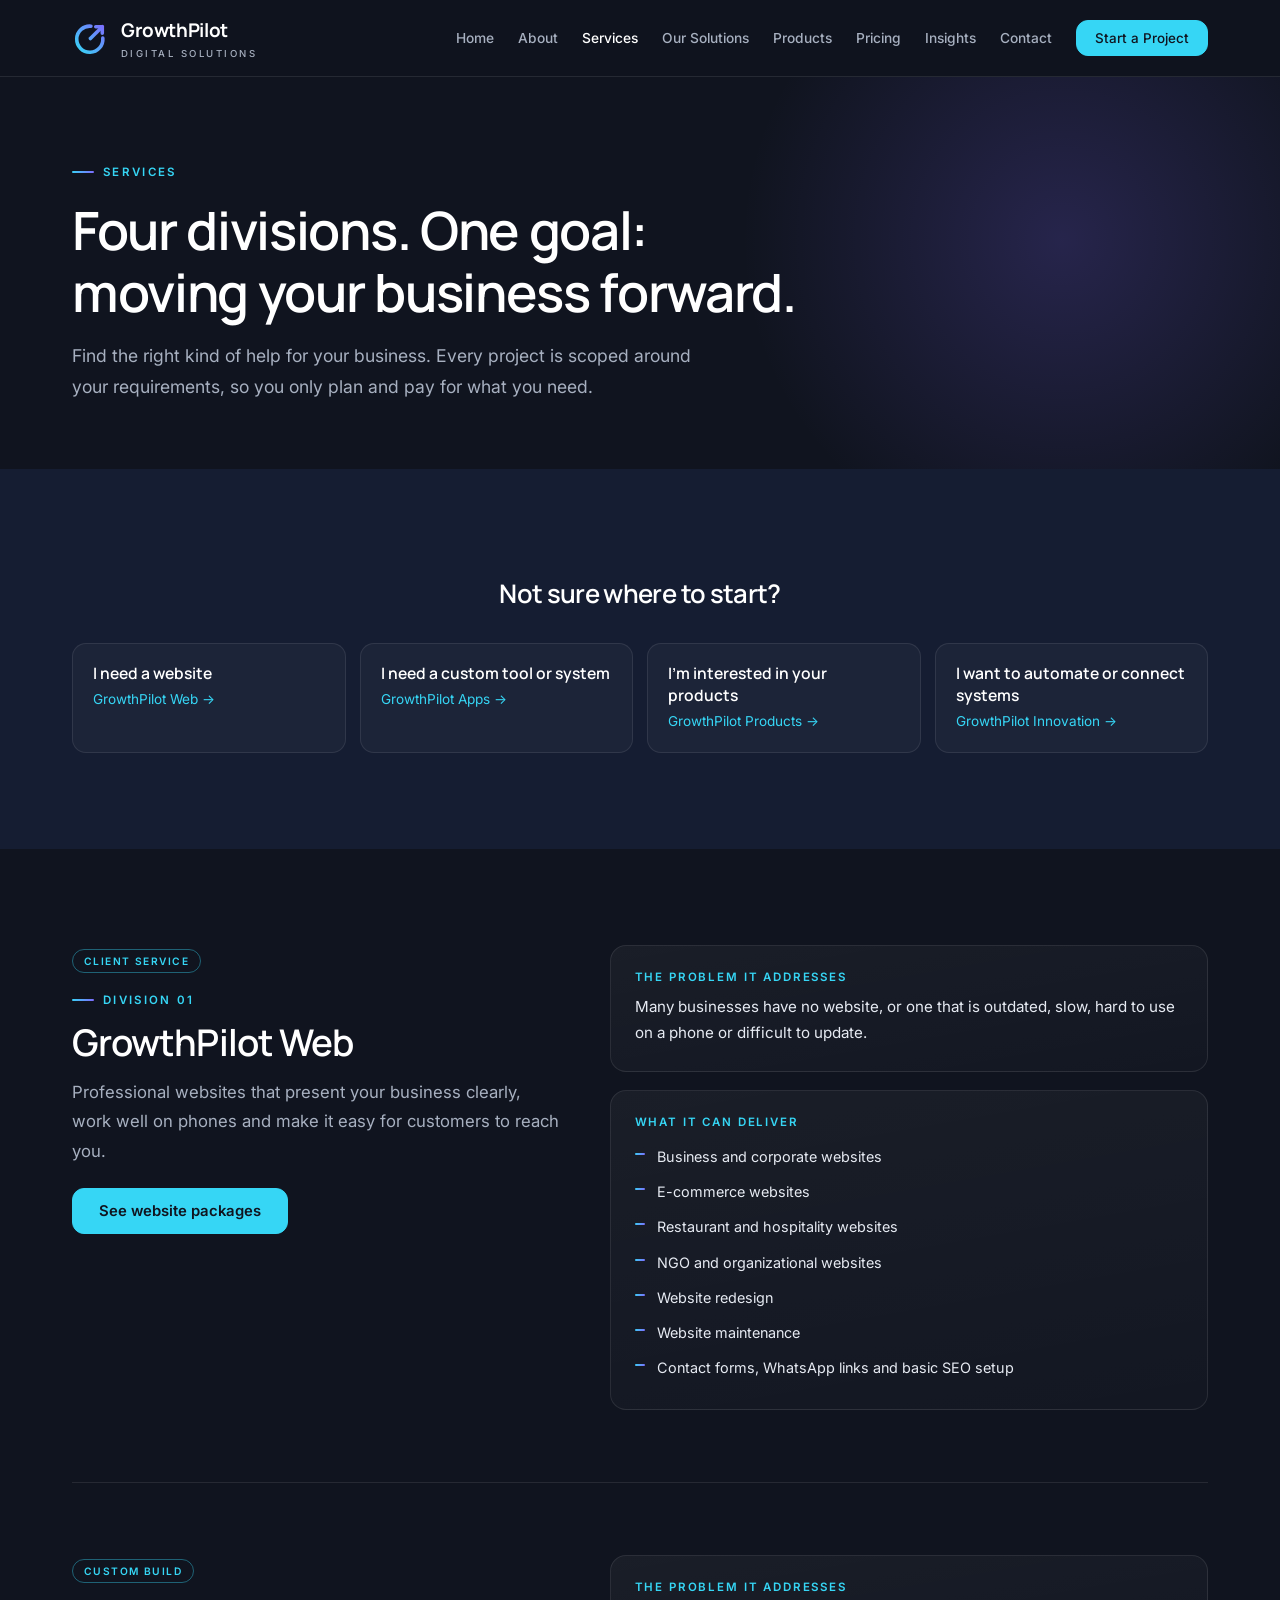
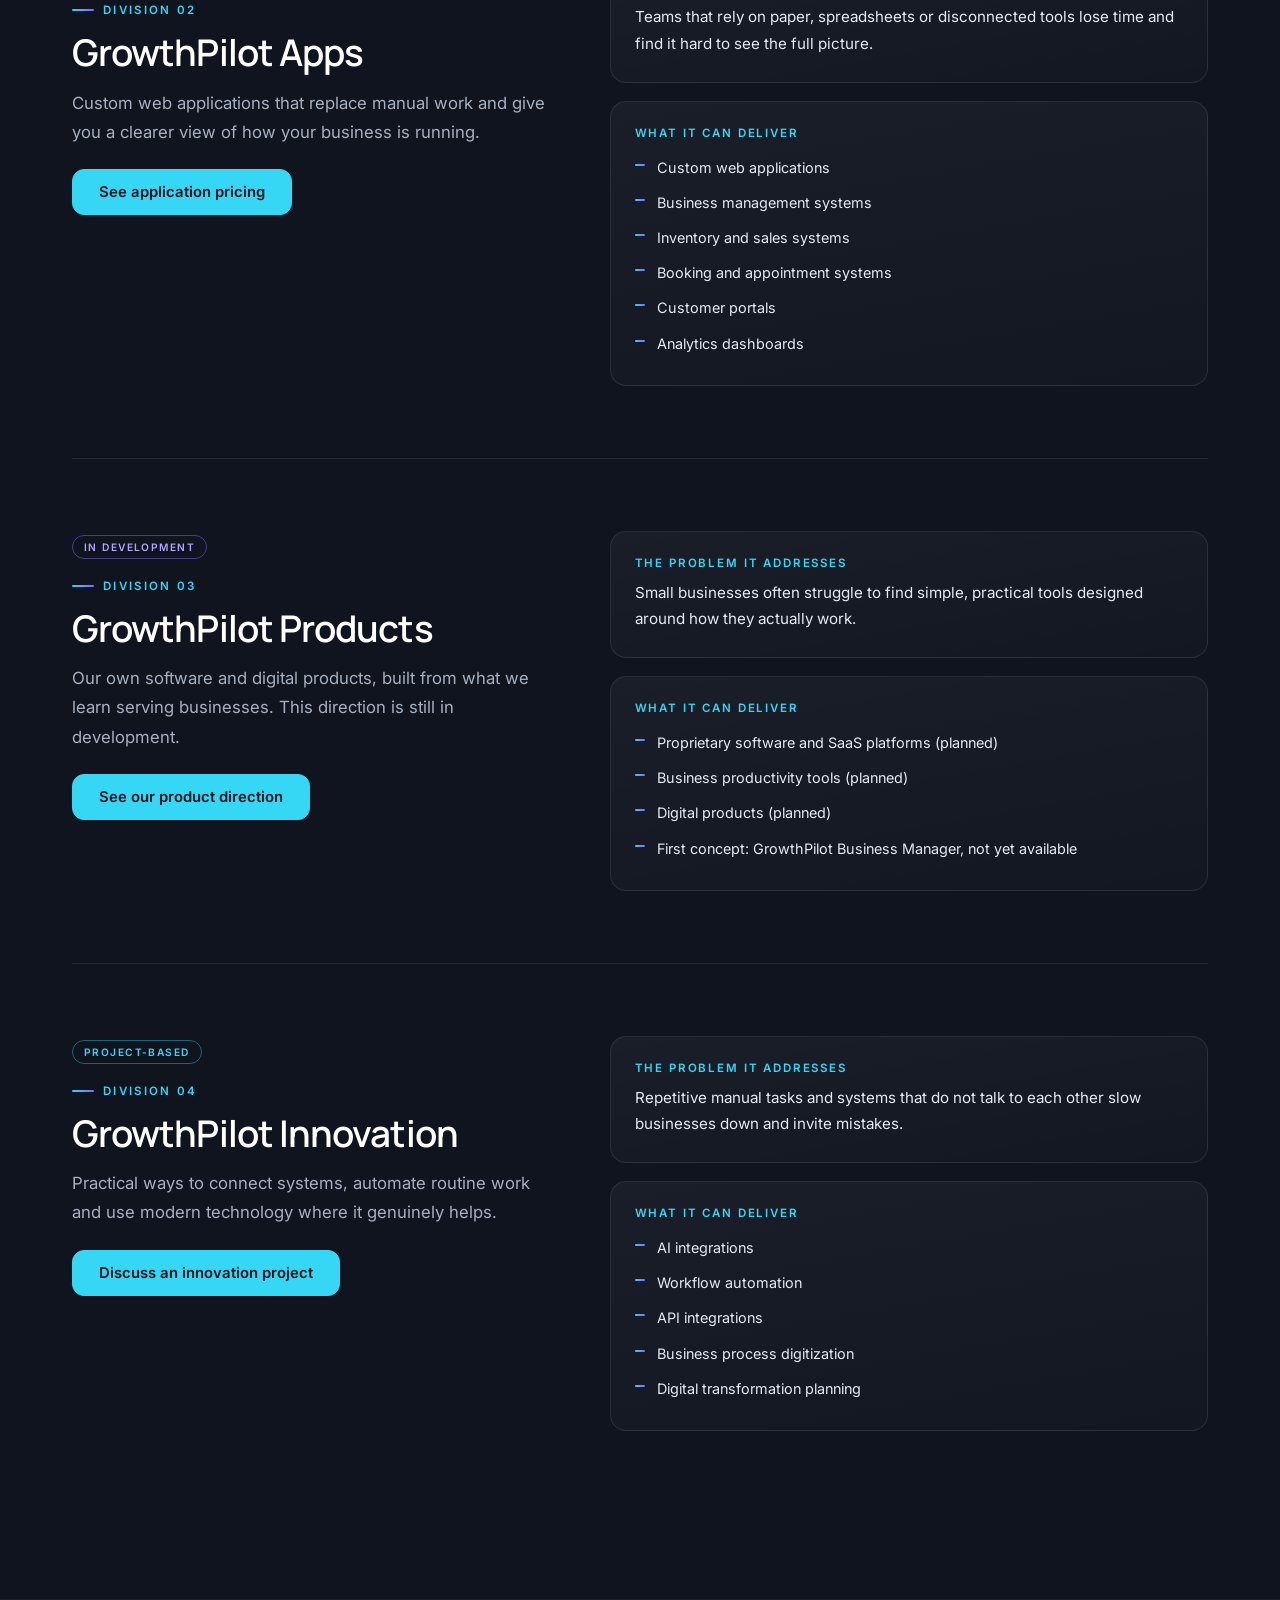
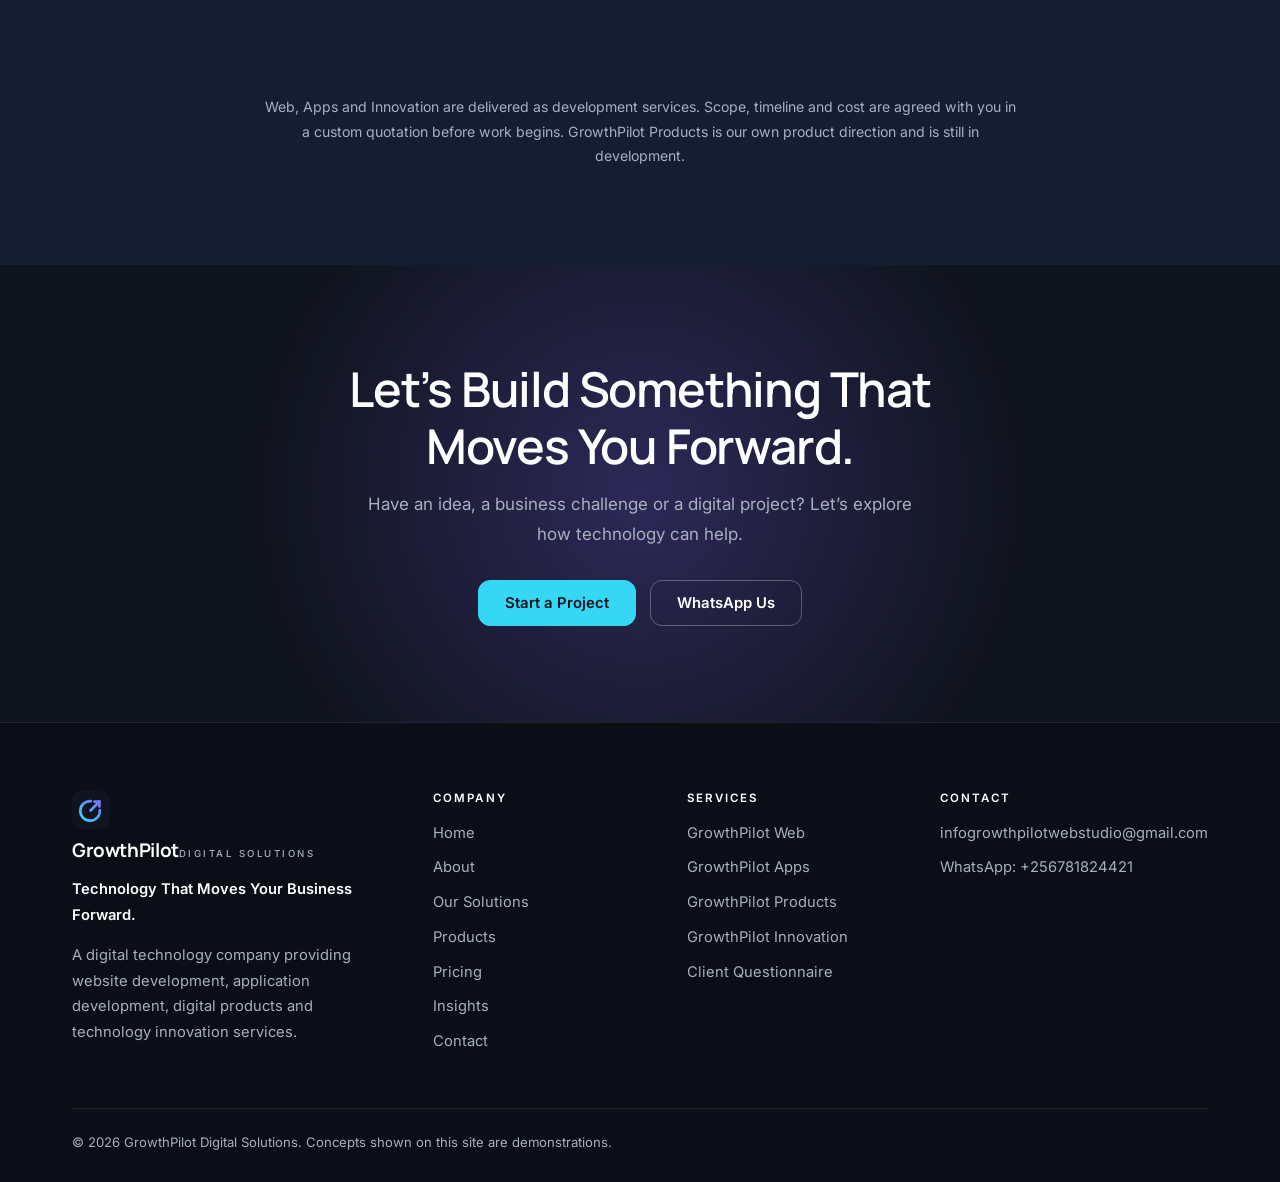
<file: services.html>
<!DOCTYPE html>
<html lang="en">
<head>
<meta charset="utf-8">
<meta name="viewport" content="width=device-width, initial-scale=1, viewport-fit=cover">
<title>Services | GrowthPilot Digital Solutions</title>
<meta name="description" content="Website development, custom applications, digital products and innovation services from GrowthPilot Digital Solutions, scoped to your business needs.">
<link rel="canonical" href="https://growthpilot-webstudio.vercel.app/services.html">
<meta property="og:type" content="website"><meta property="og:site_name" content="GrowthPilot Digital Solutions"><meta property="og:title" content="Services | GrowthPilot Digital Solutions"><meta property="og:description" content="Website development, custom applications, digital products and innovation services from GrowthPilot Digital Solutions, scoped to your business needs."><meta property="og:url" content="https://growthpilot-webstudio.vercel.app/services.html"><meta property="og:image" content="https://growthpilot-webstudio.vercel.app/social-share.png"><meta name="twitter:card" content="summary_large_image">
<meta name="theme-color" content="#10141F">
<link rel="icon" href="logo-mark.svg" type="image/svg+xml"><link rel="apple-touch-icon" href="logo-mark-512.png">
<link rel="preconnect" href="https://fonts.googleapis.com"><link rel="preconnect" href="https://fonts.gstatic.com" crossorigin>
<link href="https://fonts.googleapis.com/css2?family=Inter:wght@400;500;600&family=Manrope:wght@500;600;700&display=swap" rel="stylesheet">
<link rel="stylesheet" href="styles.css">
<noscript><style>.rv{opacity:1;transform:none}</style></noscript>
</head>
<body>
<a class="skip" href="#main">Skip to content</a>
<header class="site-header"><div class="container nav">
<a class="brand" href="index.html" aria-label="GrowthPilot Digital Solutions home"><svg class="mark" viewBox="0 0 64 64" aria-hidden="true"><defs><linearGradient id="gpg" x1="8" y1="56" x2="56" y2="8" gradientUnits="userSpaceOnUse"><stop offset="0" stop-color="#36D6F5"/><stop offset="1" stop-color="#8067FF"/></linearGradient></defs><g fill="none" stroke="url(#gpg)" stroke-width="6" stroke-linecap="round" stroke-linejoin="round"><path d="M51.9 32.1A22 22 0 1 1 31.9 12.1"/><path d="M31 33L51 13"/><path d="M40 13H51V24"/></g></svg><span class="wm"><b>GrowthPilot</b><small>Digital Solutions</small></span></a>
<button class="menu-btn" aria-expanded="false" aria-controls="site-nav">Menu</button>
<nav id="site-nav" class="site-nav" aria-label="Main"><a href="index.html">Home</a><a href="about.html">About</a><a href="services.html">Services</a><a href="solutions.html">Our Solutions</a><a href="products.html">Products</a><a href="pricing.html">Pricing</a><a href="insights.html">Insights</a><a href="contact.html">Contact</a><a class="btn" href="contact.html">Start a Project</a></nav>
</div></header>
<main id="main">
<div class="page-hero"><div class="container"><span class="eyebrow">Services</span><h1>Four divisions. One goal: moving your business forward.</h1><p class="lead">Find the right kind of help for your business. Every project is scoped around your requirements, so you only plan and pay for what you need.</p></div></div>
<section class="alt"><div class="container"><div class="hd rv" style="margin-bottom:34px"><h2 style="font-size:1.6rem">Not sure where to start?</h2></div><div class="guide rv">
<a href="#web"><b>I need a website</b><span>GrowthPilot Web &rarr;</span></a><a href="#apps"><b>I need a custom tool or system</b><span>GrowthPilot Apps &rarr;</span></a><a href="#products"><b>I&rsquo;m interested in your products</b><span>GrowthPilot Products &rarr;</span></a><a href="#innovation"><b>I want to automate or connect systems</b><span>GrowthPilot Innovation &rarr;</span></a></div></div></section>
<section><div class="container"><div class="dv" id="web"><div class="rv"><span class="badge">Client service</span><span class="eyebrow" style="display:flex;margin-top:18px">Division 01</span><h2>GrowthPilot Web</h2><p class="sub">Professional websites that present your business clearly, work well on phones and make it easy for customers to reach you.</p><a class="btn" href="pricing.html#packages">See website packages</a></div>
<div class="pn rv"><div class="card"><h4>The problem it addresses</h4><p>Many businesses have no website, or one that is outdated, slow, hard to use on a phone or difficult to update.</p></div><div class="card"><h4>What it can deliver</h4><ul><li>Business and corporate websites</li><li>E-commerce websites</li><li>Restaurant and hospitality websites</li><li>NGO and organizational websites</li><li>Website redesign</li><li>Website maintenance</li><li>Contact forms, WhatsApp links and basic SEO setup</li></ul></div></div></div>
<div class="dv" id="apps"><div class="rv"><span class="badge">Custom build</span><span class="eyebrow" style="display:flex;margin-top:18px">Division 02</span><h2>GrowthPilot Apps</h2><p class="sub">Custom web applications that replace manual work and give you a clearer view of how your business is running.</p><a class="btn" href="pricing.html#applications">See application pricing</a></div>
<div class="pn rv"><div class="card"><h4>The problem it addresses</h4><p>Teams that rely on paper, spreadsheets or disconnected tools lose time and find it hard to see the full picture.</p></div><div class="card"><h4>What it can deliver</h4><ul><li>Custom web applications</li><li>Business management systems</li><li>Inventory and sales systems</li><li>Booking and appointment systems</li><li>Customer portals</li><li>Analytics dashboards</li></ul></div></div></div>
<div class="dv" id="products"><div class="rv"><span class="badge v">In development</span><span class="eyebrow" style="display:flex;margin-top:18px">Division 03</span><h2>GrowthPilot Products</h2><p class="sub">Our own software and digital products, built from what we learn serving businesses. This direction is still in development.</p><a class="btn" href="products.html">See our product direction</a></div>
<div class="pn rv"><div class="card"><h4>The problem it addresses</h4><p>Small businesses often struggle to find simple, practical tools designed around how they actually work.</p></div><div class="card"><h4>What it can deliver</h4><ul><li>Proprietary software and SaaS platforms (planned)</li><li>Business productivity tools (planned)</li><li>Digital products (planned)</li><li>First concept: GrowthPilot Business Manager, not yet available</li></ul></div></div></div>
<div class="dv" id="innovation"><div class="rv"><span class="badge">Project-based</span><span class="eyebrow" style="display:flex;margin-top:18px">Division 04</span><h2>GrowthPilot Innovation</h2><p class="sub">Practical ways to connect systems, automate routine work and use modern technology where it genuinely helps.</p><a class="btn" href="contact.html?service=api-automation&package=api-automation">Discuss an innovation project</a></div>
<div class="pn rv"><div class="card"><h4>The problem it addresses</h4><p>Repetitive manual tasks and systems that do not talk to each other slow businesses down and invite mistakes.</p></div><div class="card"><h4>What it can deliver</h4><ul><li>AI integrations</li><li>Workflow automation</li><li>API integrations</li><li>Business process digitization</li><li>Digital transformation planning</li></ul></div></div></div>
</div></section><section class="alt"><div class="container"><p class="note" style="margin:0 auto">Web, Apps and Innovation are delivered as development services. Scope, timeline and cost are agreed with you in a custom quotation before work begins. GrowthPilot Products is our own product direction and is still in development.</p></div></section>
<section class="fcta"><div class="container rv"><h2>Let&rsquo;s Build Something That Moves You Forward.</h2><p>Have an idea, a business challenge or a digital project? Let&rsquo;s explore how technology can help.</p><div class="cta"><a class="btn" href="contact.html">Start a Project</a><a class="btn ghost" href="https://wa.me/256781824421?text=Hello%20GrowthPilot%20Digital%20Solutions">WhatsApp Us</a></div></div></section>
</main>
<footer class="site-footer"><div class="container"><div class="fg">
<div><a class="brand" href="index.html" aria-label="GrowthPilot Digital Solutions home"><img class="mark" src="logo-mark.svg" alt="" width="38" height="38"><span class="wm"><b>GrowthPilot</b><small>Digital Solutions</small></span></a><p class="tag">Technology That Moves Your Business Forward.</p><p>A digital technology company providing website development, application development, digital products and technology innovation services.</p></div>
<div><h4>Company</h4><a href="index.html">Home</a><a href="about.html">About</a><a href="solutions.html">Our Solutions</a><a href="products.html">Products</a><a href="pricing.html">Pricing</a><a href="insights.html">Insights</a><a href="contact.html">Contact</a></div>
<div><h4>Services</h4><a href="services.html#web">GrowthPilot Web</a><a href="services.html#apps">GrowthPilot Apps</a><a href="products.html">GrowthPilot Products</a><a href="services.html#innovation">GrowthPilot Innovation</a><a href="questionnaire.html">Client Questionnaire</a></div>
<div><h4>Contact</h4><a href="mailto:infogrowthpilotwebstudio@gmail.com">infogrowthpilotwebstudio@gmail.com</a><a href="https://wa.me/256781824421?text=Hello%20GrowthPilot%20Digital%20Solutions">WhatsApp: +256781824421</a></div>
</div><div class="cp">&copy; <span data-year>2026</span> GrowthPilot Digital Solutions. Concepts shown on this site are demonstrations.</div></div></footer>
<script src="main.js" defer></script>
</body>
</html>
</file>
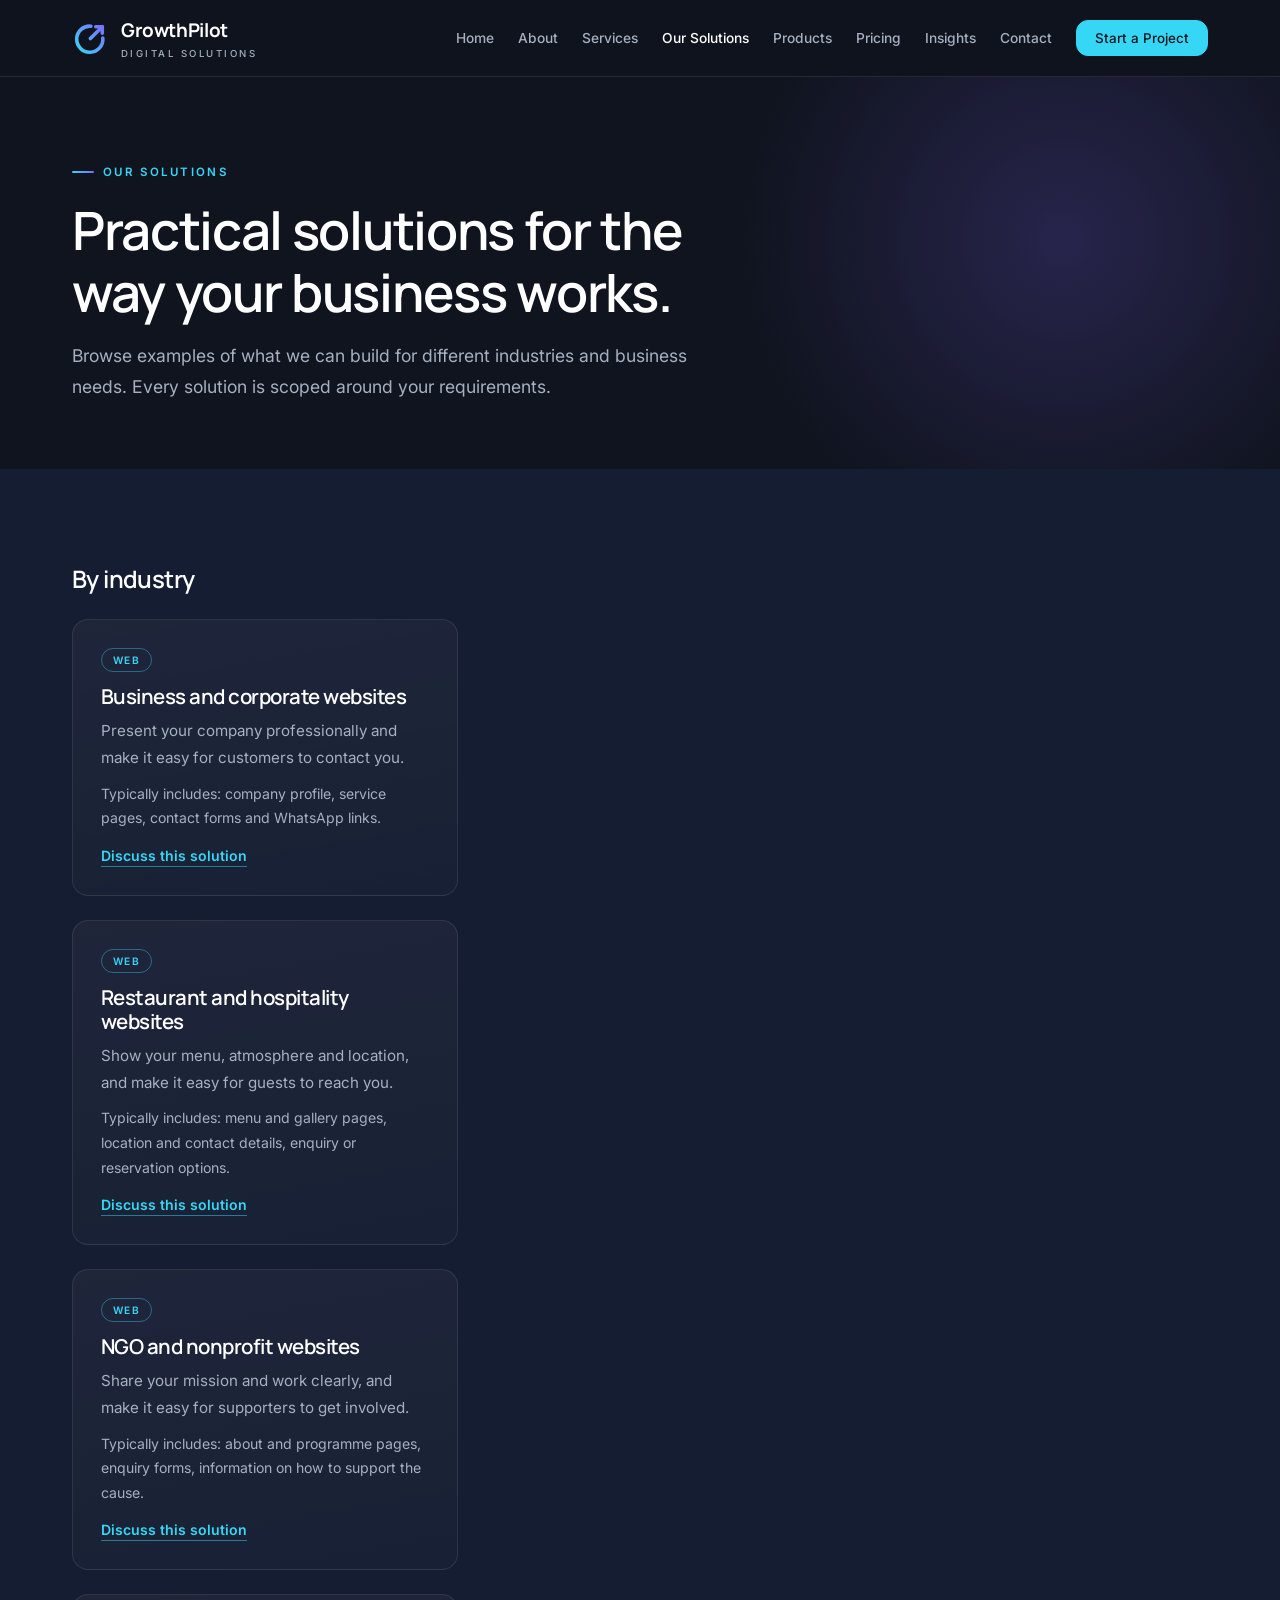
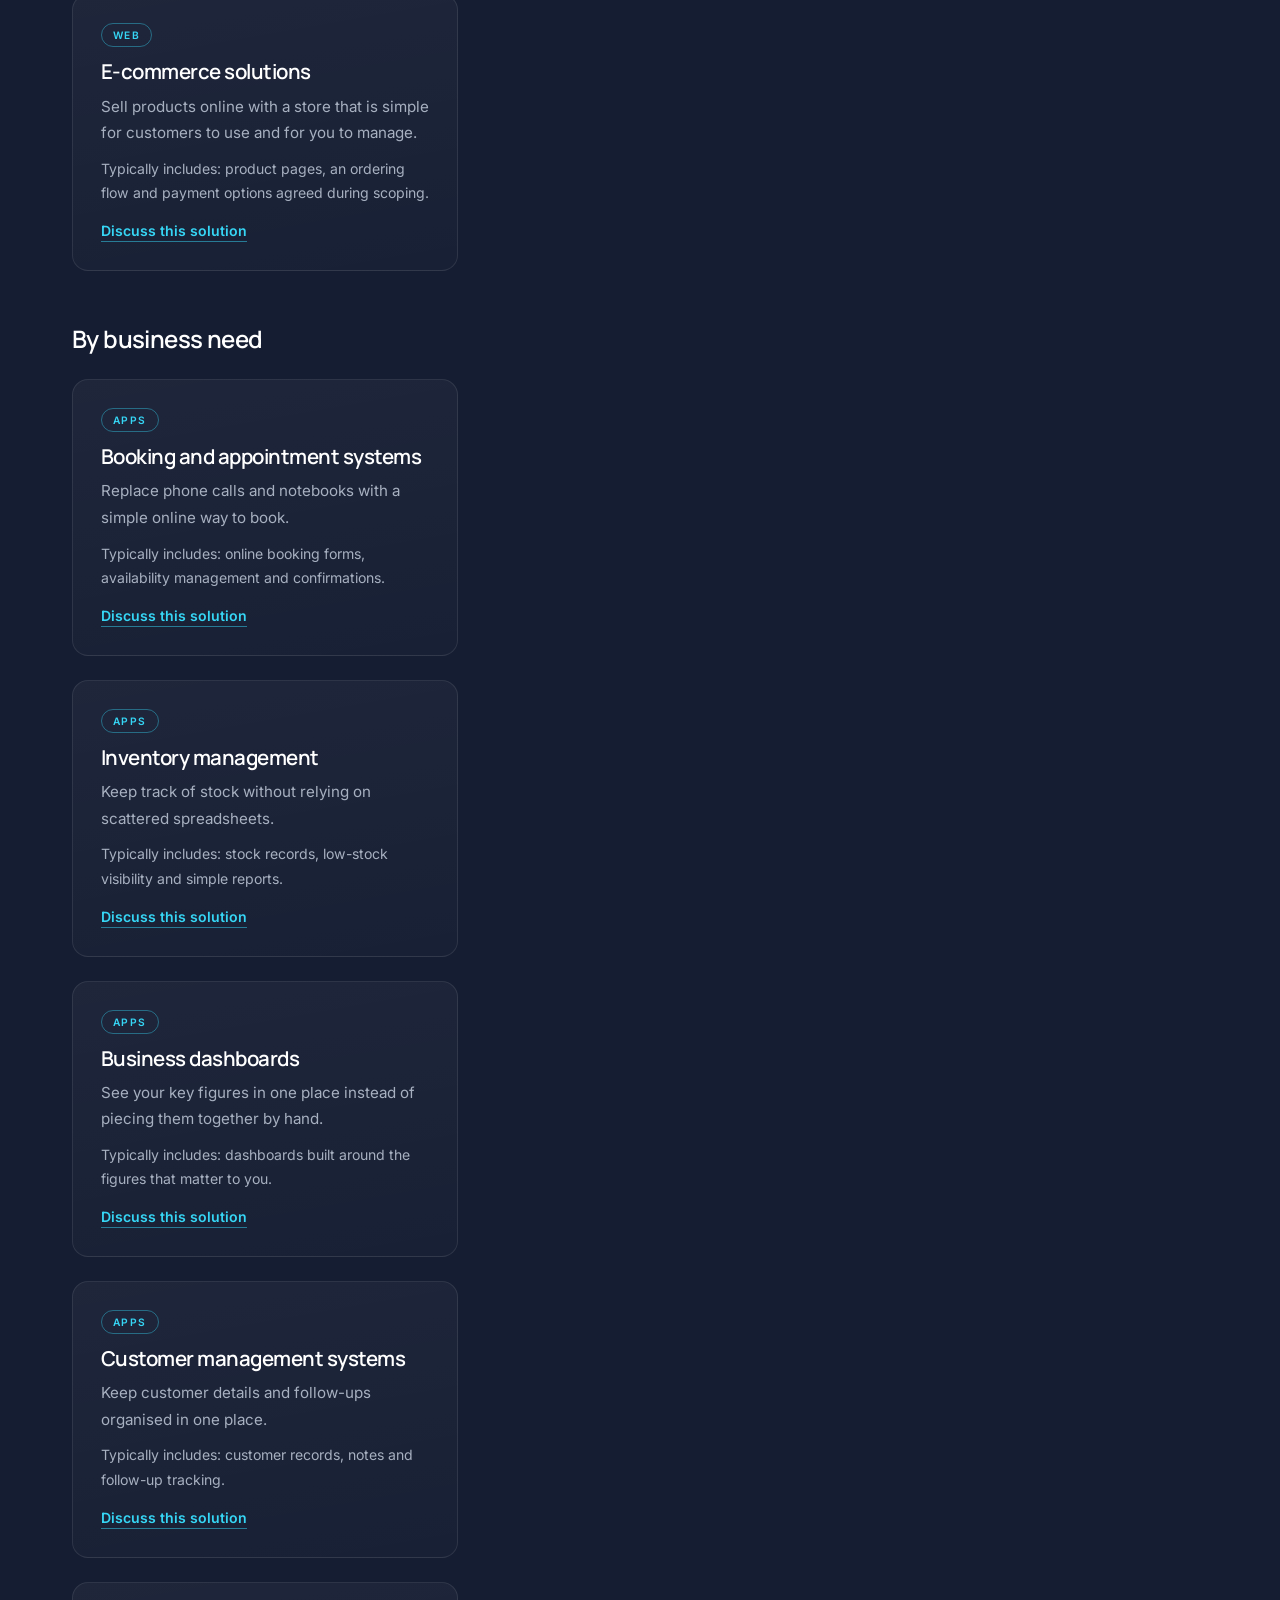
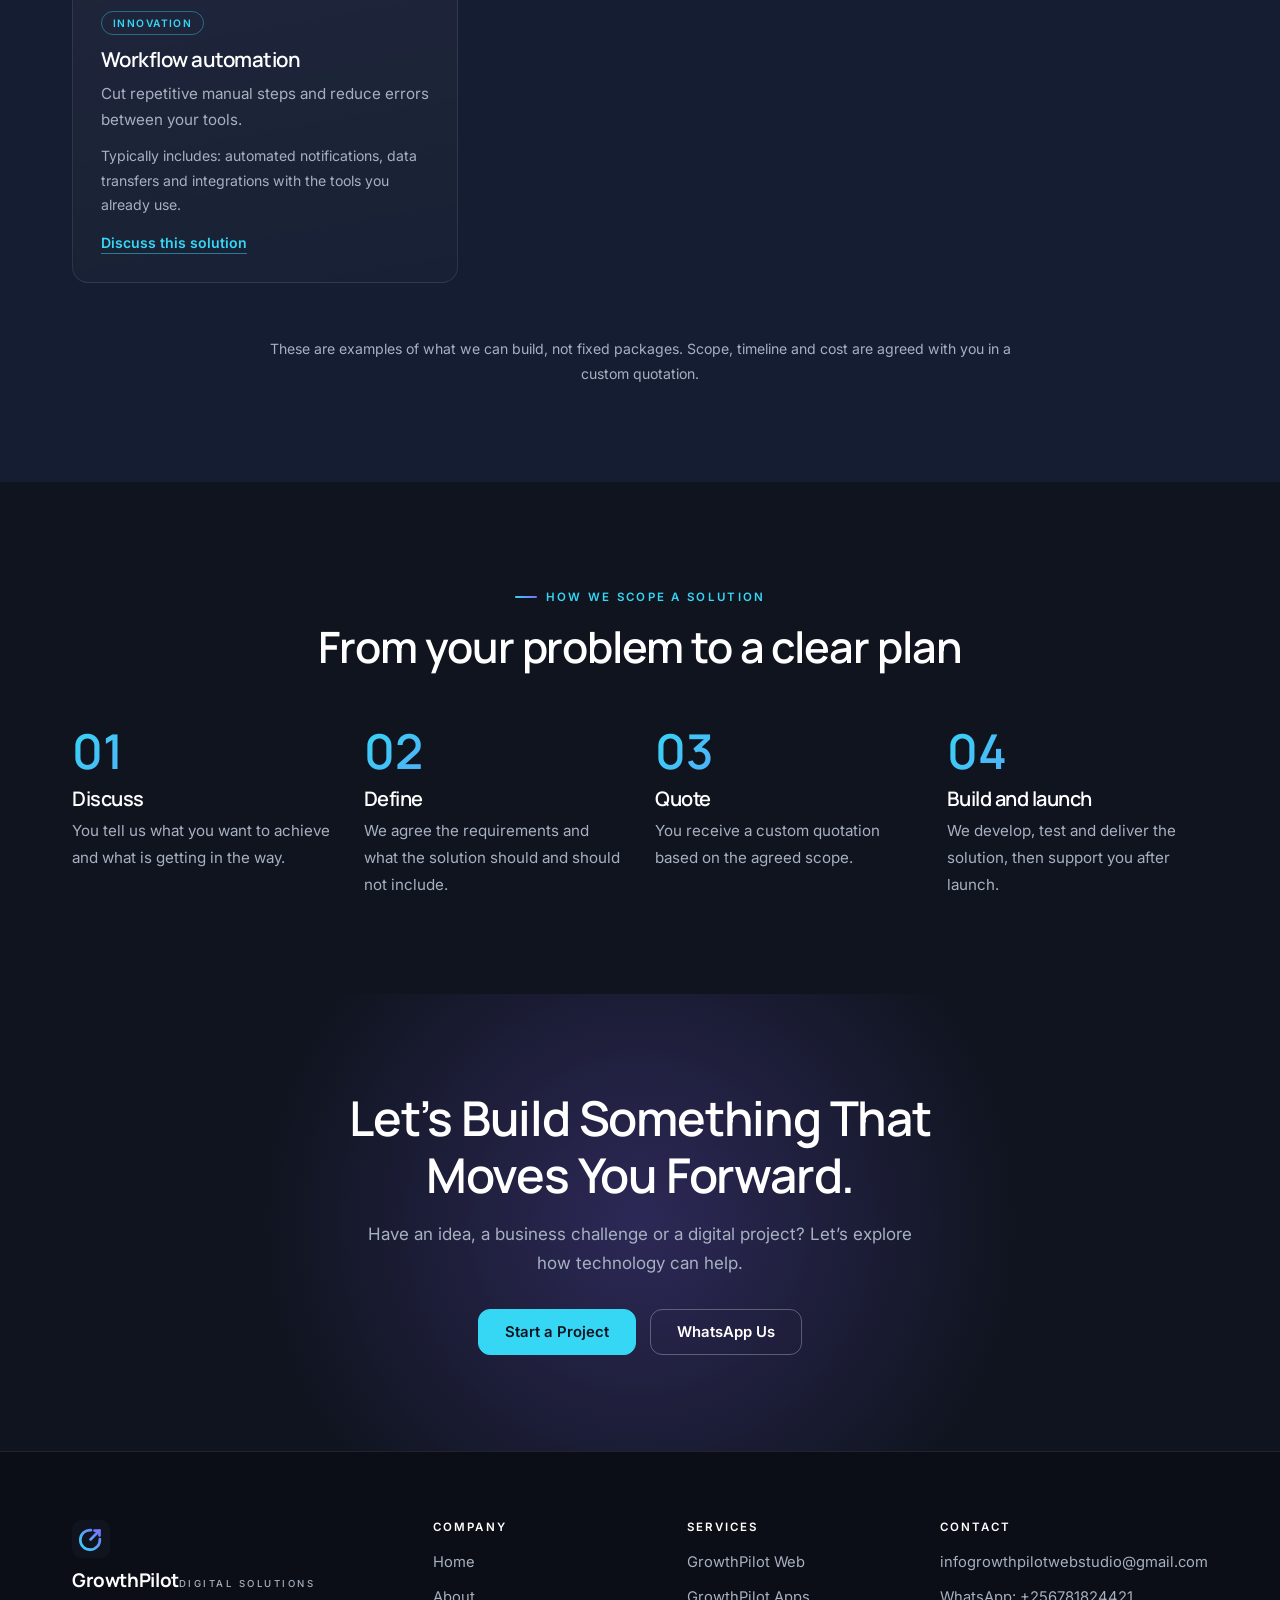
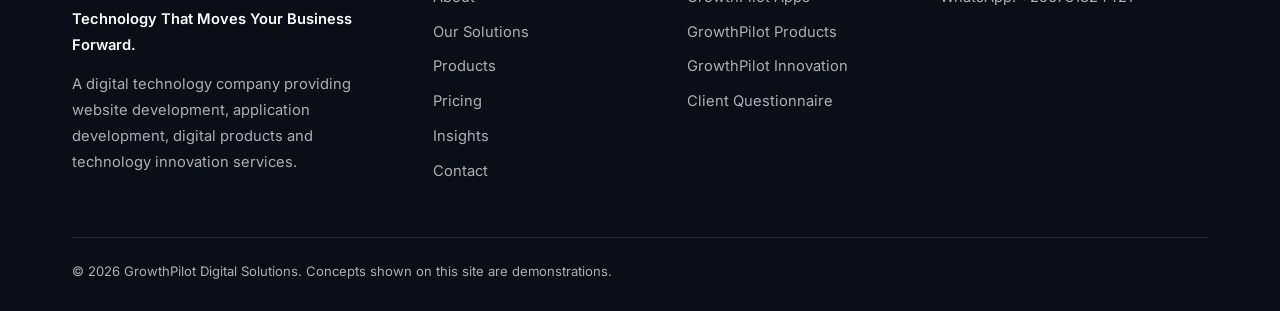
<file: solutions.html>
<!DOCTYPE html>
<html lang="en">
<head>
<meta charset="utf-8">
<meta name="viewport" content="width=device-width, initial-scale=1, viewport-fit=cover">
<title>Our Solutions | GrowthPilot Digital Solutions</title>
<meta name="description" content="Practical websites, applications and automation solutions for different industries and business needs, scoped to each client by GrowthPilot Digital Solutions.">
<link rel="canonical" href="https://growthpilot-webstudio.vercel.app/solutions.html">
<meta property="og:type" content="website"><meta property="og:site_name" content="GrowthPilot Digital Solutions"><meta property="og:title" content="Our Solutions | GrowthPilot Digital Solutions"><meta property="og:description" content="Practical websites, applications and automation solutions for different industries and business needs, scoped to each client by GrowthPilot Digital Solutions."><meta property="og:url" content="https://growthpilot-webstudio.vercel.app/solutions.html"><meta property="og:image" content="https://growthpilot-webstudio.vercel.app/social-share.png"><meta name="twitter:card" content="summary_large_image">
<meta name="theme-color" content="#10141F">
<link rel="icon" href="logo-mark.svg" type="image/svg+xml"><link rel="apple-touch-icon" href="logo-mark-512.png">
<link rel="preconnect" href="https://fonts.googleapis.com"><link rel="preconnect" href="https://fonts.gstatic.com" crossorigin>
<link href="https://fonts.googleapis.com/css2?family=Inter:wght@400;500;600&family=Manrope:wght@500;600;700&display=swap" rel="stylesheet">
<link rel="stylesheet" href="styles.css">
<noscript><style>.rv{opacity:1;transform:none}</style></noscript>
</head>
<body>
<a class="skip" href="#main">Skip to content</a>
<header class="site-header"><div class="container nav">
<a class="brand" href="index.html" aria-label="GrowthPilot Digital Solutions home"><svg class="mark" viewBox="0 0 64 64" aria-hidden="true"><defs><linearGradient id="gpg" x1="8" y1="56" x2="56" y2="8" gradientUnits="userSpaceOnUse"><stop offset="0" stop-color="#36D6F5"/><stop offset="1" stop-color="#8067FF"/></linearGradient></defs><g fill="none" stroke="url(#gpg)" stroke-width="6" stroke-linecap="round" stroke-linejoin="round"><path d="M51.9 32.1A22 22 0 1 1 31.9 12.1"/><path d="M31 33L51 13"/><path d="M40 13H51V24"/></g></svg><span class="wm"><b>GrowthPilot</b><small>Digital Solutions</small></span></a>
<button class="menu-btn" aria-expanded="false" aria-controls="site-nav">Menu</button>
<nav id="site-nav" class="site-nav" aria-label="Main"><a href="index.html">Home</a><a href="about.html">About</a><a href="services.html">Services</a><a href="solutions.html">Our Solutions</a><a href="products.html">Products</a><a href="pricing.html">Pricing</a><a href="insights.html">Insights</a><a href="contact.html">Contact</a><a class="btn" href="contact.html">Start a Project</a></nav>
</div></header>
<main id="main">
<div class="page-hero"><div class="container"><span class="eyebrow">Our Solutions</span><h1>Practical solutions for the way your business works.</h1><p class="lead">Browse examples of what we can build for different industries and business needs. Every solution is scoped around your requirements.</p></div></div>
<section class="alt"><div class="container"><h2 class="sh2 rv">By industry</h2><div class="grid g3"><article class="card sol rv"><span class="badge">Web</span><h3>Business and corporate websites</h3><p>Present your company professionally and make it easy for customers to contact you.</p><p>Typically includes: company profile, service pages, contact forms and WhatsApp links.</p><a class="lk" href="contact.html?service=business&amp;package=business">Discuss this solution</a></article><article class="card sol rv"><span class="badge">Web</span><h3>Restaurant and hospitality websites</h3><p>Show your menu, atmosphere and location, and make it easy for guests to reach you.</p><p>Typically includes: menu and gallery pages, location and contact details, enquiry or reservation options.</p><a class="lk" href="contact.html?service=business&amp;package=business">Discuss this solution</a></article><article class="card sol rv"><span class="badge">Web</span><h3>NGO and nonprofit websites</h3><p>Share your mission and work clearly, and make it easy for supporters to get involved.</p><p>Typically includes: about and programme pages, enquiry forms, information on how to support the cause.</p><a class="lk" href="contact.html?service=business&amp;package=business">Discuss this solution</a></article><article class="card sol rv"><span class="badge">Web</span><h3>E-commerce solutions</h3><p>Sell products online with a store that is simple for customers to use and for you to manage.</p><p>Typically includes: product pages, an ordering flow and payment options agreed during scoping.</p><a class="lk" href="contact.html?service=ecommerce&amp;package=ecommerce">Discuss this solution</a></article></div><h2 class="sh2 rv">By business need</h2><div class="grid g3"><article class="card sol rv"><span class="badge">Apps</span><h3>Booking and appointment systems</h3><p>Replace phone calls and notebooks with a simple online way to book.</p><p>Typically includes: online booking forms, availability management and confirmations.</p><a class="lk" href="contact.html?service=basic-app&amp;package=basic-app">Discuss this solution</a></article><article class="card sol rv"><span class="badge">Apps</span><h3>Inventory management</h3><p>Keep track of stock without relying on scattered spreadsheets.</p><p>Typically includes: stock records, low-stock visibility and simple reports.</p><a class="lk" href="contact.html?service=business-system&amp;package=business-system">Discuss this solution</a></article><article class="card sol rv"><span class="badge">Apps</span><h3>Business dashboards</h3><p>See your key figures in one place instead of piecing them together by hand.</p><p>Typically includes: dashboards built around the figures that matter to you.</p><a class="lk" href="contact.html?service=basic-app&amp;package=basic-app">Discuss this solution</a></article><article class="card sol rv"><span class="badge">Apps</span><h3>Customer management systems</h3><p>Keep customer details and follow-ups organised in one place.</p><p>Typically includes: customer records, notes and follow-up tracking.</p><a class="lk" href="contact.html?service=business-system&amp;package=business-system">Discuss this solution</a></article><article class="card sol rv"><span class="badge">Innovation</span><h3>Workflow automation</h3><p>Cut repetitive manual steps and reduce errors between your tools.</p><p>Typically includes: automated notifications, data transfers and integrations with the tools you already use.</p><a class="lk" href="contact.html?service=api-automation&amp;package=api-automation">Discuss this solution</a></article></div><p class="note">These are examples of what we can build, not fixed packages. Scope, timeline and cost are agreed with you in a custom quotation.</p></div></section>
<section><div class="container"><div class="hd rv"><span class="eyebrow">How we scope a solution</span><h2>From your problem to a clear plan</h2></div><div class="st"><div class="rv"><b>01</b><h3>Discuss</h3><p>You tell us what you want to achieve and what is getting in the way.</p></div><div class="rv"><b>02</b><h3>Define</h3><p>We agree the requirements and what the solution should and should not include.</p></div><div class="rv"><b>03</b><h3>Quote</h3><p>You receive a custom quotation based on the agreed scope.</p></div><div class="rv"><b>04</b><h3>Build and launch</h3><p>We develop, test and deliver the solution, then support you after launch.</p></div></div></div></section>
<section class="fcta"><div class="container rv"><h2>Let&rsquo;s Build Something That Moves You Forward.</h2><p>Have an idea, a business challenge or a digital project? Let&rsquo;s explore how technology can help.</p><div class="cta"><a class="btn" href="contact.html">Start a Project</a><a class="btn ghost" href="https://wa.me/256781824421?text=Hello%20GrowthPilot%20Digital%20Solutions">WhatsApp Us</a></div></div></section>
</main>
<footer class="site-footer"><div class="container"><div class="fg">
<div><a class="brand" href="index.html" aria-label="GrowthPilot Digital Solutions home"><img class="mark" src="logo-mark.svg" alt="" width="38" height="38"><span class="wm"><b>GrowthPilot</b><small>Digital Solutions</small></span></a><p class="tag">Technology That Moves Your Business Forward.</p><p>A digital technology company providing website development, application development, digital products and technology innovation services.</p></div>
<div><h4>Company</h4><a href="index.html">Home</a><a href="about.html">About</a><a href="solutions.html">Our Solutions</a><a href="products.html">Products</a><a href="pricing.html">Pricing</a><a href="insights.html">Insights</a><a href="contact.html">Contact</a></div>
<div><h4>Services</h4><a href="services.html#web">GrowthPilot Web</a><a href="services.html#apps">GrowthPilot Apps</a><a href="products.html">GrowthPilot Products</a><a href="services.html#innovation">GrowthPilot Innovation</a><a href="questionnaire.html">Client Questionnaire</a></div>
<div><h4>Contact</h4><a href="mailto:infogrowthpilotwebstudio@gmail.com">infogrowthpilotwebstudio@gmail.com</a><a href="https://wa.me/256781824421?text=Hello%20GrowthPilot%20Digital%20Solutions">WhatsApp: +256781824421</a></div>
</div><div class="cp">&copy; <span data-year>2026</span> GrowthPilot Digital Solutions. Concepts shown on this site are demonstrations.</div></div></footer>
<script src="main.js" defer></script>
</body>
</html>
</file>
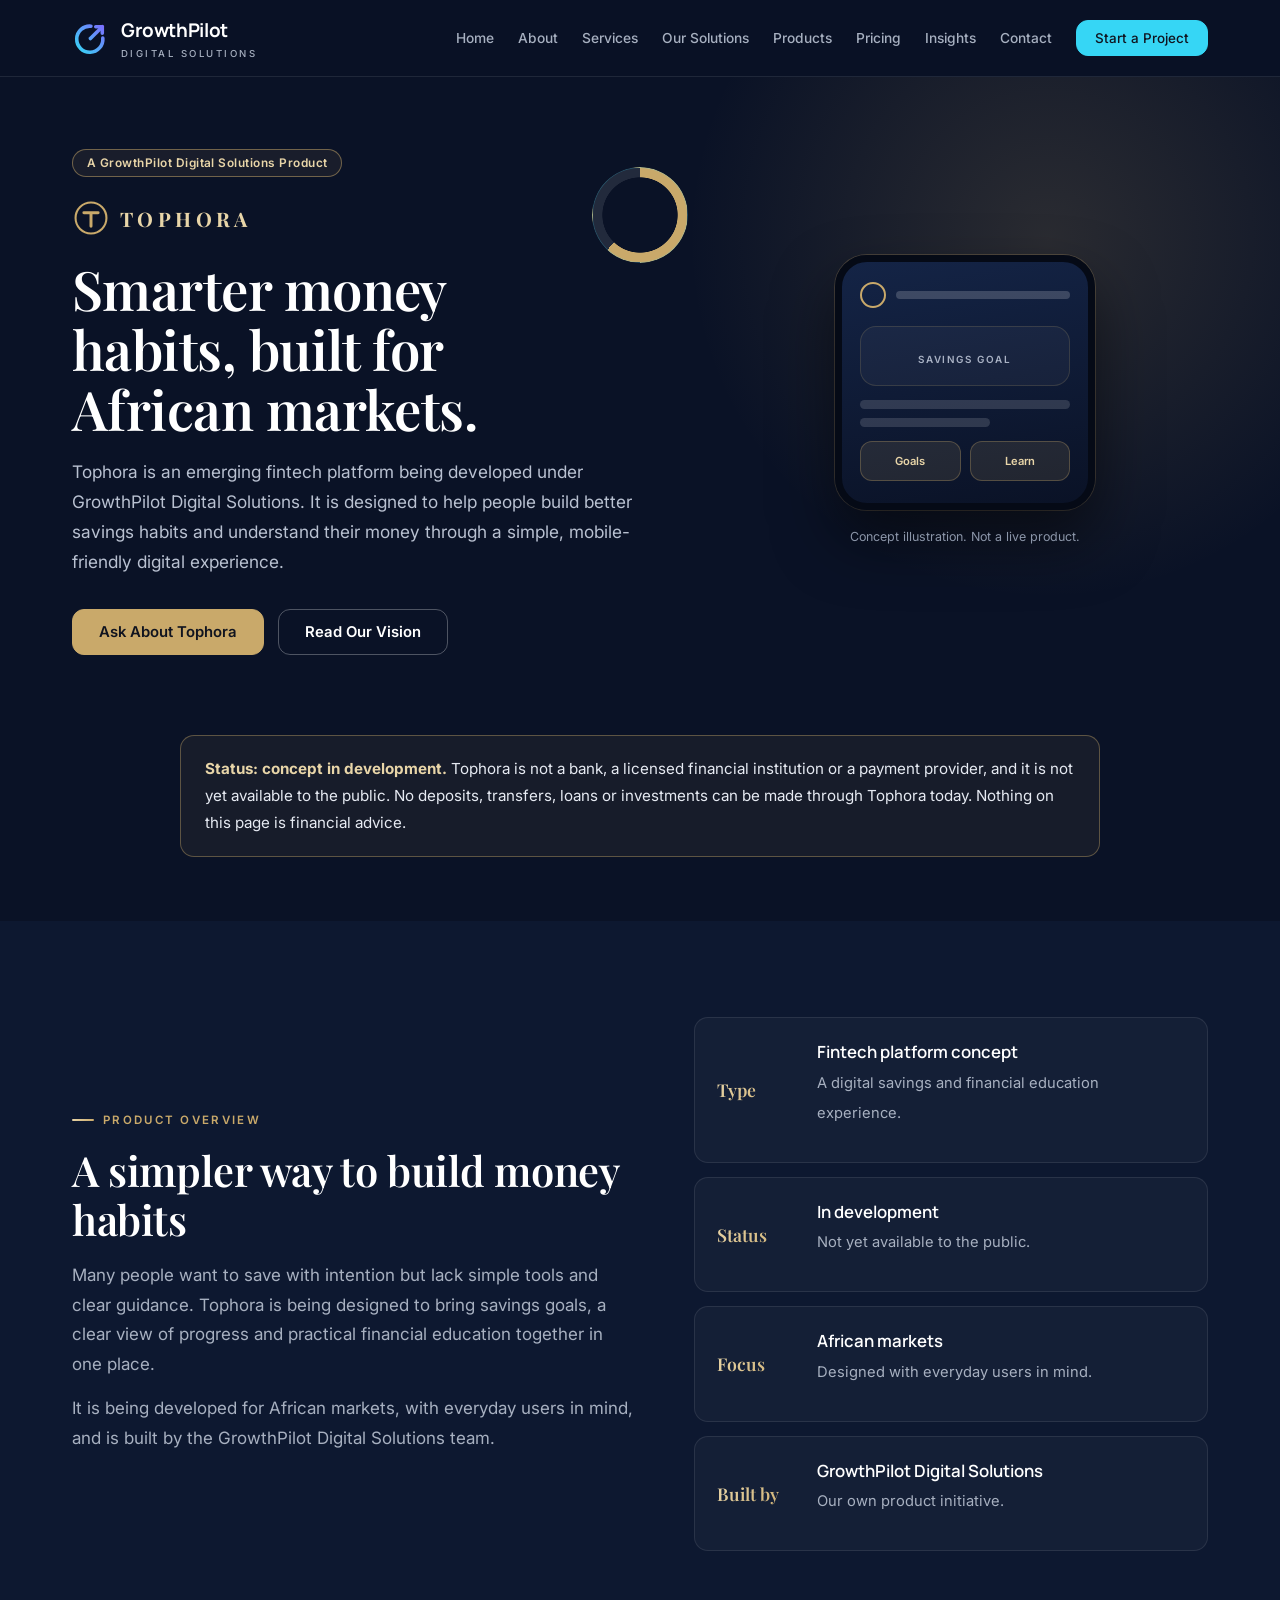
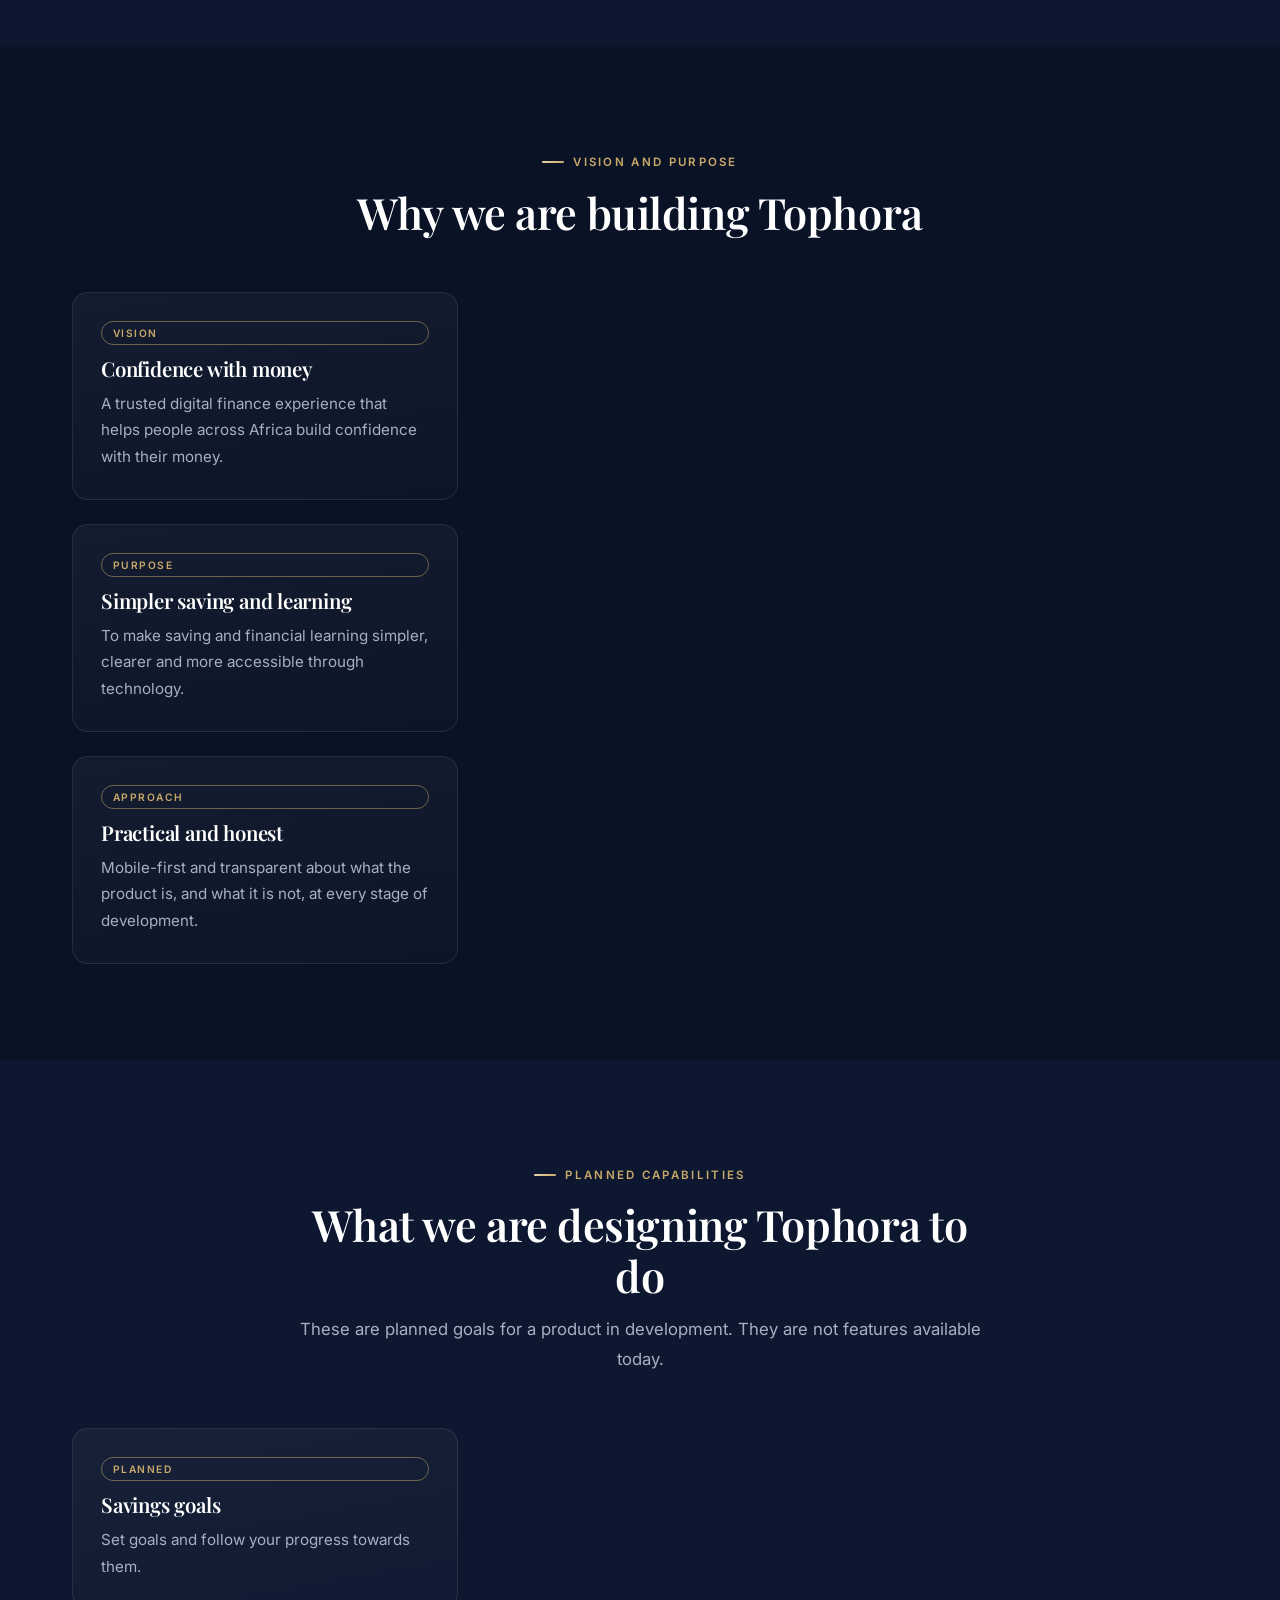
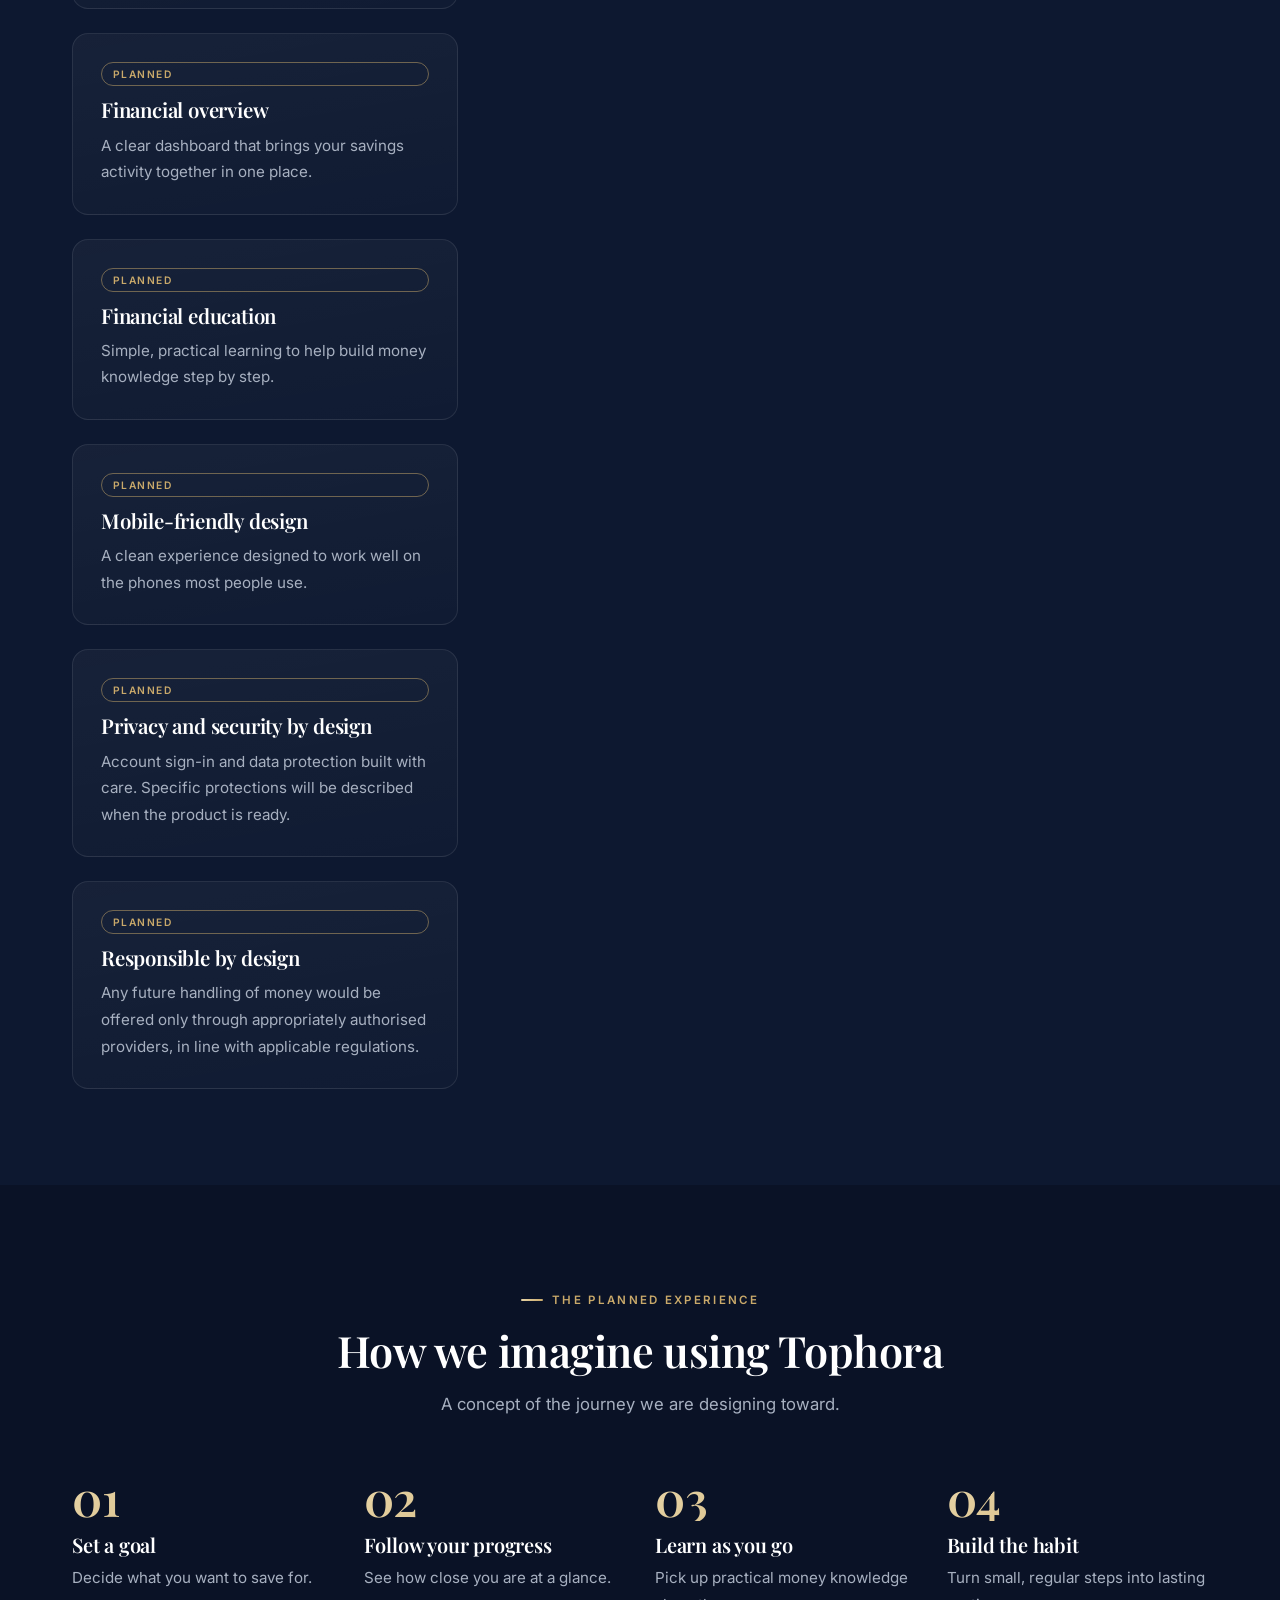
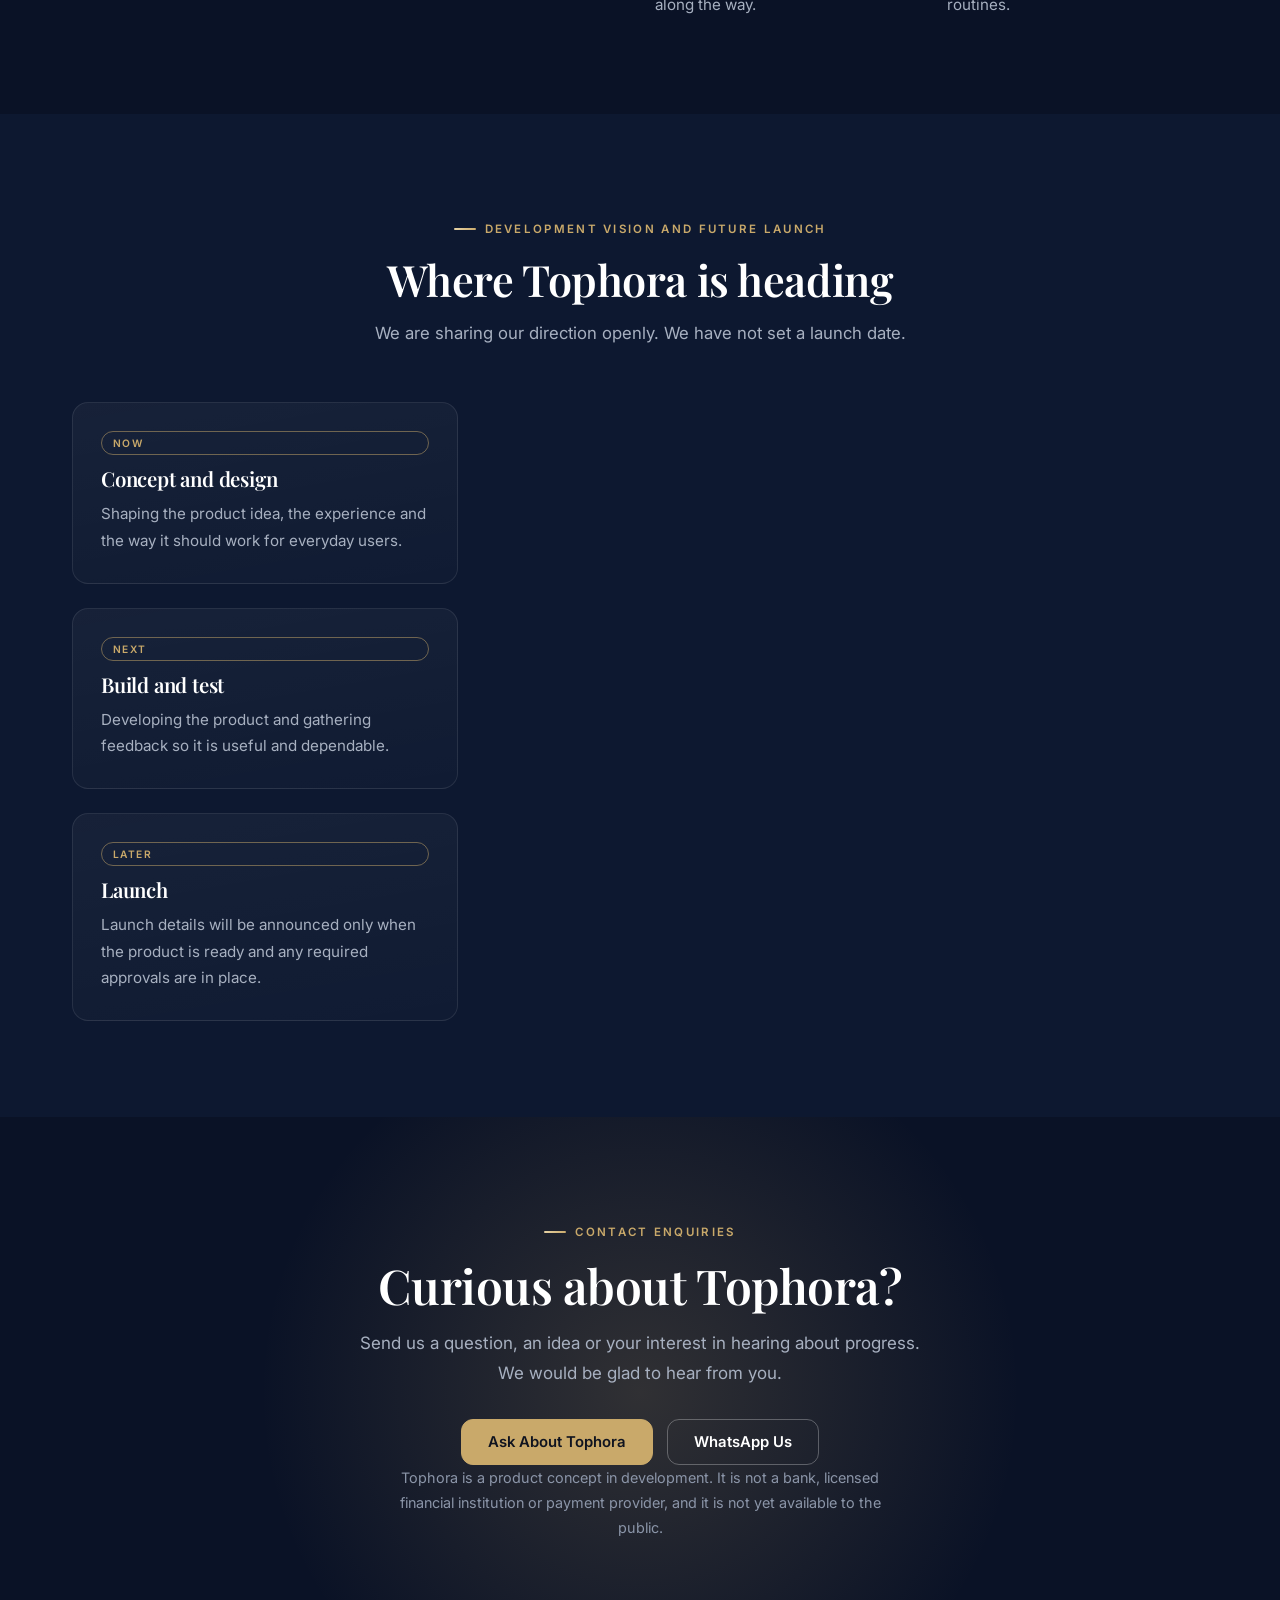
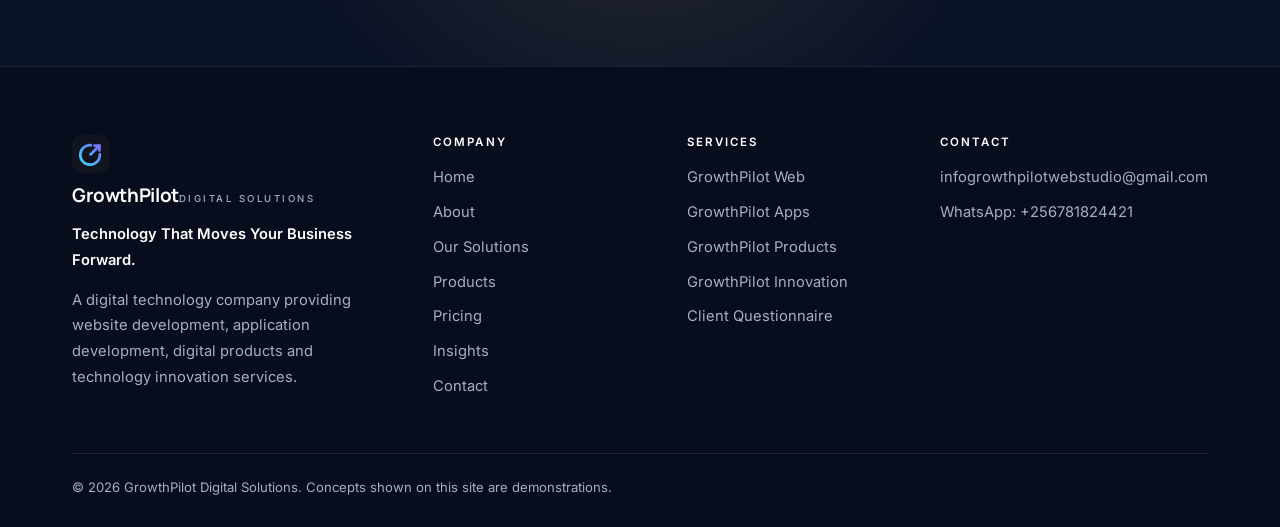
<file: tophora.html>
<!DOCTYPE html>
<html lang="en">
<head>
<meta charset="utf-8">
<meta name="viewport" content="width=device-width, initial-scale=1, viewport-fit=cover">
<title>Tophora | An Emerging Fintech Platform by GrowthPilot Digital Solutions</title>
<meta name="description" content="Tophora is an emerging fintech platform being developed by GrowthPilot Digital Solutions for African markets, designed to support savings habits and financial education.">
<link rel="canonical" href="https://growthpilot-webstudio.vercel.app/tophora.html">
<meta property="og:type" content="website"><meta property="og:site_name" content="GrowthPilot Digital Solutions"><meta property="og:title" content="Tophora | An Emerging Fintech Platform by GrowthPilot Digital Solutions"><meta property="og:description" content="Tophora is an emerging fintech platform being developed by GrowthPilot Digital Solutions for African markets, designed to support savings habits and financial education."><meta property="og:url" content="https://growthpilot-webstudio.vercel.app/tophora.html"><meta property="og:image" content="https://growthpilot-webstudio.vercel.app/social-share.png"><meta name="twitter:card" content="summary_large_image">
<meta name="theme-color" content="#10141F">
<link rel="icon" href="logo-mark.svg" type="image/svg+xml"><link rel="apple-touch-icon" href="logo-mark-512.png">
<link rel="preconnect" href="https://fonts.googleapis.com"><link rel="preconnect" href="https://fonts.gstatic.com" crossorigin>
<link href="https://fonts.googleapis.com/css2?family=Inter:wght@400;500;600&family=Manrope:wght@500;600;700&family=Playfair+Display:wght@600;700&display=swap" rel="stylesheet">
<link rel="stylesheet" href="styles.css"><link rel="stylesheet" href="tophora.css">
<noscript><style>.rv{opacity:1;transform:none}</style></noscript>
</head>
<body class="tophora">
<a class="skip" href="#main">Skip to content</a>
<header class="site-header"><div class="container nav">
<a class="brand" href="index.html" aria-label="GrowthPilot Digital Solutions home"><svg class="mark" viewBox="0 0 64 64" aria-hidden="true"><defs><linearGradient id="gpg" x1="8" y1="56" x2="56" y2="8" gradientUnits="userSpaceOnUse"><stop offset="0" stop-color="#36D6F5"/><stop offset="1" stop-color="#8067FF"/></linearGradient></defs><g fill="none" stroke="url(#gpg)" stroke-width="6" stroke-linecap="round" stroke-linejoin="round"><path d="M51.9 32.1A22 22 0 1 1 31.9 12.1"/><path d="M31 33L51 13"/><path d="M40 13H51V24"/></g></svg><span class="wm"><b>GrowthPilot</b><small>Digital Solutions</small></span></a>
<button class="menu-btn" aria-expanded="false" aria-controls="site-nav">Menu</button>
<nav id="site-nav" class="site-nav" aria-label="Main"><a href="index.html">Home</a><a href="about.html">About</a><a href="services.html">Services</a><a href="solutions.html">Our Solutions</a><a href="products.html">Products</a><a href="pricing.html">Pricing</a><a href="insights.html">Insights</a><a href="contact.html">Contact</a><a class="btn" href="contact.html">Start a Project</a></nav>
</div></header>
<main id="main">
<div class="tp-hero"><div class="container"><div><span class="rel">A GrowthPilot Digital Solutions Product</span><div class="tp-wm"><svg viewBox="0 0 64 64" aria-hidden="true"><circle cx="32" cy="32" r="26" fill="none" stroke="#C9A96A" stroke-width="3.5"/><path d="M20 23H44M32 23V46" fill="none" stroke="#C9A96A" stroke-width="5" stroke-linecap="round"/></svg><b>TOPHORA</b></div><h1>Smarter money habits, built for African markets.</h1><p class="lead">Tophora is an emerging fintech platform being developed under GrowthPilot Digital Solutions. It is designed to help people build better savings habits and understand their money through a simple, mobile-friendly digital experience.</p><div class="cta"><a class="btn" href="contact.html?service=tophora">Ask About Tophora</a><a class="btn ghost" href="#vision">Read Our Vision</a></div></div><div><div class="tpv" aria-hidden="true"><div class="tpv-h"><i></i><b></b></div><div class="tpv-g"><span class="ring"></span><small>Savings goal</small></div><div class="tpv-l"><b></b><b></b></div><div class="tpv-t"><span>Goals</span><span>Learn</span></div></div><p class="cap">Concept illustration. Not a live product.</p></div></div></div>
<section style="padding:0 0 64px"><div class="container"><div class="notice rv"><b>Status: concept in development.</b> Tophora is not a bank, a licensed financial institution or a payment provider, and it is not yet available to the public. No deposits, transfers, loans or investments can be made through Tophora today. Nothing on this page is financial advice.</div></div></section>
<section class="alt" id="overview"><div class="container intro"><div class="rv"><span class="eyebrow">Product overview</span><h2>A simpler way to build money habits</h2><p>Many people want to save with intention but lack simple tools and clear guidance. Tophora is being designed to bring savings goals, a clear view of progress and practical financial education together in one place.</p><p>It is being developed for African markets, with everyday users in mind, and is built by the GrowthPilot Digital Solutions team.</p></div>
<div class="pil lbl rv"><div><i class="gt">Type</i><p><b>Fintech platform concept</b><br><span>A digital savings and financial education experience.</span></p></div><div><i class="gt">Status</i><p><b>In development</b><br><span>Not yet available to the public.</span></p></div><div><i class="gt">Focus</i><p><b>African markets</b><br><span>Designed with everyday users in mind.</span></p></div><div><i class="gt">Built by</i><p><b>GrowthPilot Digital Solutions</b><br><span>Our own product initiative.</span></p></div></div></div></section>
<section id="vision"><div class="container"><div class="hd rv"><span class="eyebrow">Vision and purpose</span><h2>Why we are building Tophora</h2></div><div class="grid g3">
<article class="card rv"><span class="badge">Vision</span><h3>Confidence with money</h3><p>A trusted digital finance experience that helps people across Africa build confidence with their money.</p></article>
<article class="card rv"><span class="badge">Purpose</span><h3>Simpler saving and learning</h3><p>To make saving and financial learning simpler, clearer and more accessible through technology.</p></article>
<article class="card rv"><span class="badge">Approach</span><h3>Practical and honest</h3><p>Mobile-first and transparent about what the product is, and what it is not, at every stage of development.</p></article></div></div></section>
<section class="alt" id="capabilities"><div class="container"><div class="hd rv"><span class="eyebrow">Planned capabilities</span><h2>What we are designing Tophora to do</h2><p class="sub">These are planned goals for a product in development. They are not features available today.</p></div><div class="grid g3"><article class="card rv"><span class="badge">Planned</span><h3>Savings goals</h3><p>Set goals and follow your progress towards them.</p></article><article class="card rv"><span class="badge">Planned</span><h3>Financial overview</h3><p>A clear dashboard that brings your savings activity together in one place.</p></article><article class="card rv"><span class="badge">Planned</span><h3>Financial education</h3><p>Simple, practical learning to help build money knowledge step by step.</p></article><article class="card rv"><span class="badge">Planned</span><h3>Mobile-friendly design</h3><p>A clean experience designed to work well on the phones most people use.</p></article><article class="card rv"><span class="badge">Planned</span><h3>Privacy and security by design</h3><p>Account sign-in and data protection built with care. Specific protections will be described when the product is ready.</p></article><article class="card rv"><span class="badge">Planned</span><h3>Responsible by design</h3><p>Any future handling of money would be offered only through appropriately authorised providers, in line with applicable regulations.</p></article></div></div></section>
<section id="experience"><div class="container"><div class="hd rv"><span class="eyebrow">The planned experience</span><h2>How we imagine using Tophora</h2><p class="sub">A concept of the journey we are designing toward.</p></div><div class="st"><div class="rv"><b>01</b><h3>Set a goal</h3><p>Decide what you want to save for.</p></div><div class="rv"><b>02</b><h3>Follow your progress</h3><p>See how close you are at a glance.</p></div><div class="rv"><b>03</b><h3>Learn as you go</h3><p>Pick up practical money knowledge along the way.</p></div><div class="rv"><b>04</b><h3>Build the habit</h3><p>Turn small, regular steps into lasting routines.</p></div></div></div></section>
<section class="alt" id="roadmap"><div class="container"><div class="hd rv"><span class="eyebrow">Development vision and future launch</span><h2>Where Tophora is heading</h2><p class="sub">We are sharing our direction openly. We have not set a launch date.</p></div><div class="grid g3">
<article class="card rv"><span class="badge">Now</span><h3>Concept and design</h3><p>Shaping the product idea, the experience and the way it should work for everyday users.</p></article>
<article class="card rv"><span class="badge">Next</span><h3>Build and test</h3><p>Developing the product and gathering feedback so it is useful and dependable.</p></article>
<article class="card rv"><span class="badge">Later</span><h3>Launch</h3><p>Launch details will be announced only when the product is ready and any required approvals are in place.</p></article></div></div></section>
<section class="fcta" id="enquiries"><div class="container rv"><span class="eyebrow">Contact enquiries</span><h2 style="margin-top:14px">Curious about Tophora?</h2><p>Send us a question, an idea or your interest in hearing about progress. We would be glad to hear from you.</p><div class="cta"><a class="btn" href="contact.html?service=tophora">Ask About Tophora</a><a class="btn ghost" href="https://wa.me/256781824421?text=Hello%20GrowthPilot%20Digital%20Solutions%2C%20I%20would%20like%20to%20ask%20about%20Tophora.">WhatsApp Us</a></div><p class="brief" style="color:#8b95a8">Tophora is a product concept in development. It is not a bank, licensed financial institution or payment provider, and it is not yet available to the public.</p></div></section>
</main>
<footer class="site-footer"><div class="container"><div class="fg">
<div><a class="brand" href="index.html" aria-label="GrowthPilot Digital Solutions home"><img class="mark" src="logo-mark.svg" alt="" width="38" height="38"><span class="wm"><b>GrowthPilot</b><small>Digital Solutions</small></span></a><p class="tag">Technology That Moves Your Business Forward.</p><p>A digital technology company providing website development, application development, digital products and technology innovation services.</p></div>
<div><h4>Company</h4><a href="index.html">Home</a><a href="about.html">About</a><a href="solutions.html">Our Solutions</a><a href="products.html">Products</a><a href="pricing.html">Pricing</a><a href="insights.html">Insights</a><a href="contact.html">Contact</a></div>
<div><h4>Services</h4><a href="services.html#web">GrowthPilot Web</a><a href="services.html#apps">GrowthPilot Apps</a><a href="products.html">GrowthPilot Products</a><a href="services.html#innovation">GrowthPilot Innovation</a><a href="questionnaire.html">Client Questionnaire</a></div>
<div><h4>Contact</h4><a href="mailto:infogrowthpilotwebstudio@gmail.com">infogrowthpilotwebstudio@gmail.com</a><a href="https://wa.me/256781824421?text=Hello%20GrowthPilot%20Digital%20Solutions">WhatsApp: +256781824421</a></div>
</div><div class="cp">&copy; <span data-year>2026</span> GrowthPilot Digital Solutions. Concepts shown on this site are demonstrations.</div></div></footer>
<script src="main.js" defer></script>
</body>
</html>
</file>
<file: styles.css>
/* GrowthPilot Digital Solutions - shared design system */
:root{--graphite:#10141F;--midnight:#151D32;--cyan:#36D6F5;--violet:#8067FF;--cloud:#F8FAFC;--grey:#A7B0C0;--text:#E6EAF2;--line:rgba(255,255,255,.09);--ink:#10141F;--muted:#4a5468;--grad:linear-gradient(135deg,#36D6F5,#8067FF);--r:16px;--hd:76px}
*{box-sizing:border-box}html{scroll-behavior:smooth;scroll-padding-top:var(--hd)}
body{margin:0;background:var(--graphite);color:var(--text);font:400 17px/1.75 Inter,system-ui,-apple-system,Segoe UI,sans-serif;-webkit-font-smoothing:antialiased}
h1,h2,h3,h4{font-family:Manrope,Inter,system-ui,sans-serif;font-weight:600;line-height:1.18;margin:0;letter-spacing:-.025em;color:#fff}
p{margin:0}a{color:inherit}img,svg{max-width:100%}
.container{max-width:1180px;margin:0 auto;padding:0 22px}
.skip{position:absolute;left:-999px;top:8px;background:var(--cyan);color:var(--ink);padding:8px 14px;border-radius:8px;z-index:99}.skip:focus{left:8px}
:focus-visible{outline:2px solid var(--cyan);outline-offset:3px;border-radius:6px}
/* header */
.site-header{position:sticky;top:0;z-index:50;background:rgba(16,20,31,.82);backdrop-filter:blur(14px);-webkit-backdrop-filter:blur(14px);border-bottom:1px solid var(--line)}
.nav{display:flex;align-items:center;justify-content:space-between;height:var(--hd);gap:20px}
.brand{display:flex;align-items:center;gap:11px;text-decoration:none}.mark{width:38px;height:38px;flex:none}
.wm{display:flex;flex-direction:column;line-height:1}.wm b{font:700 1.18rem Manrope,sans-serif;color:#fff;letter-spacing:-.02em}.wm small{font:500 .6rem Inter,sans-serif;letter-spacing:.26em;text-transform:uppercase;color:var(--grey);margin-top:5px}
.site-nav{display:flex;align-items:center;gap:24px}.site-nav a{text-decoration:none;font-size:.86rem;font-weight:500;color:var(--grey);transition:color .2s}
.site-nav a:hover,.site-nav a[aria-current]{color:#fff}.site-nav .btn{color:var(--ink)}
.menu-btn{display:none;background:transparent;border:1px solid var(--line);color:#fff;border-radius:10px;padding:9px 14px;font:600 .85rem Inter,sans-serif;cursor:pointer}
/* buttons */
.btn{display:inline-flex;align-items:center;gap:8px;background:var(--cyan);color:var(--ink);font:600 .93rem Inter,sans-serif;padding:13px 26px;border-radius:12px;border:1.5px solid var(--cyan);text-decoration:none;cursor:pointer;transition:transform .25s ease,box-shadow .25s ease,background .25s ease,border-color .25s ease}
.btn:hover{transform:translateY(-3px);box-shadow:0 12px 30px rgba(54,214,245,.32)}.btn:active{transform:translateY(-1px)}
.btn.ghost{background:transparent;color:#fff;border-color:rgba(255,255,255,.28)}.btn.ghost:hover{border-color:var(--violet);background:rgba(128,103,255,.14);box-shadow:0 12px 30px rgba(128,103,255,.22)}
.site-nav .btn{padding:9px 18px;font-size:.84rem}
/* type helpers */
.eyebrow{display:inline-flex;align-items:center;gap:9px;font:600 .72rem Inter,sans-serif;letter-spacing:.2em;text-transform:uppercase;color:var(--cyan)}.eyebrow:before{content:"";width:22px;height:2px;background:var(--grad);border-radius:2px}
.gt{background:var(--grad);-webkit-background-clip:text;background-clip:text;color:transparent}
section{padding:96px 0}.alt{background:var(--midnight)}.light{background:var(--cloud);color:var(--ink)}.light h2,.light h3{color:var(--ink)}.light .sub{color:var(--muted)}
.hd{max-width:700px;margin:0 auto 54px;text-align:center}.hd h2{font-size:clamp(1.8rem,3.8vw,2.7rem);margin:14px 0}.sub{color:var(--grey);font-size:1.05rem}
.badge{display:inline-block;font:600 .64rem Inter,sans-serif;letter-spacing:.14em;text-transform:uppercase;padding:5px 11px;border-radius:99px;border:1px solid rgba(54,214,245,.4);color:var(--cyan)}.badge.v{border-color:rgba(128,103,255,.5);color:#b3a5ff}
/* hero */
.hero{position:relative;padding:72px 0 88px;overflow:hidden}
.hero:before{content:"";position:absolute;inset:-20% -10% auto auto;width:720px;height:720px;background:radial-gradient(closest-side,rgba(128,103,255,.22),transparent);pointer-events:none}
.hero:after{content:"";position:absolute;inset:auto auto -30% -10%;width:620px;height:620px;background:radial-gradient(closest-side,rgba(54,214,245,.13),transparent);pointer-events:none}
.hero .container{position:relative;z-index:1;display:grid;grid-template-columns:1.02fr 1fr;gap:56px;align-items:center}
.hero h1{font-size:clamp(2.2rem,4.6vw,3.7rem);line-height:1.08;margin:18px 0 20px;text-wrap:balance}
.hero p.lead{font-size:1.1rem;color:var(--grey);max-width:34em}.cta{display:flex;gap:14px;flex-wrap:wrap;margin-top:32px}
.hero .eyebrow,.hero h1,.hero .lead,.hero .cta,.hv{opacity:0;animation:up .8s cubic-bezier(.2,.7,.2,1) forwards}
.hero h1{animation-delay:.1s}.hero .lead{animation-delay:.22s}.hero .cta{animation-delay:.34s}.hv{animation-delay:.25s}
@keyframes up{from{opacity:0;transform:translateY(22px)}to{opacity:1;transform:none}}@keyframes fl{50%{transform:translateY(-8px)}}
.hv{position:relative;min-height:440px}.ring{position:absolute;border-radius:50%;border:1px solid rgba(54,214,245,.22);inset:4% 6%}.ring.r2{inset:17% 19%;border-color:rgba(128,103,255,.32)}
.gc{position:absolute;background:linear-gradient(160deg,rgba(28,38,66,.92),rgba(21,29,50,.88));border:1px solid rgba(255,255,255,.11);border-radius:16px;padding:14px;box-shadow:0 24px 60px rgba(0,0,0,.45);animation:fl 7s ease-in-out infinite}
.gc .lab{display:block;margin-top:10px;font:600 .62rem Inter,sans-serif;letter-spacing:.16em;text-transform:uppercase;color:var(--grey)}
.g1{left:0;top:6%;width:64%}.g2{right:0;bottom:4%;width:46%;animation-delay:-2.5s}.g3{right:4%;top:0;width:34%;animation-delay:-4.5s}
.dots{display:flex;gap:5px;margin-bottom:11px}.dots i{width:8px;height:8px;border-radius:50%;background:rgba(255,255,255,.2)}
.ph{border-radius:9px;background:linear-gradient(135deg,rgba(54,214,245,.28),rgba(128,103,255,.4));padding:16px 14px;display:flex;flex-direction:column;gap:8px}.ph b{display:block;height:9px;border-radius:5px;background:rgba(255,255,255,.88);width:72%}.ph b+b{width:46%;opacity:.5}.ph span{width:70px;height:18px;border-radius:9px;background:var(--cyan);margin-top:4px}
.tiles{display:grid;grid-template-columns:repeat(3,1fr);gap:7px;margin-top:9px}.tiles i{height:40px;border-radius:7px;background:rgba(255,255,255,.07);border:1px solid var(--line)}
.bars{display:flex;align-items:flex-end;gap:7px;height:92px}.bars i{flex:1;height:var(--h);border-radius:5px 5px 2px 2px;background:linear-gradient(180deg,var(--cyan),var(--violet))}
.flow{display:flex;align-items:center;justify-content:space-between;height:44px}.flow i{width:16px;height:16px;border-radius:50%;background:var(--grad);flex:none}.flow u{flex:1;height:2px;background:linear-gradient(90deg,var(--cyan),var(--violet));opacity:.55;margin:0 3px}
/* cards */
.grid{display:grid;gap:24px}.g4{grid-template-columns:repeat(auto-fit,minmax(250px,1fr))}.g3{grid-template-columns:repeat(auto-fit,minmax(290px,1fr))}
.card{background:linear-gradient(170deg,rgba(255,255,255,.045),rgba(255,255,255,.015));border:1px solid var(--line);border-radius:var(--r);padding:28px;transition:transform .3s,border-color .3s,box-shadow .3s;display:flex;flex-direction:column}
.card:hover{transform:translateY(-6px);border-color:rgba(54,214,245,.4);box-shadow:0 24px 50px rgba(0,0,0,.35)}
.ic{width:46px;height:46px;border-radius:12px;background:rgba(54,214,245,.1);border:1px solid rgba(54,214,245,.25);display:grid;place-items:center;margin-bottom:18px}.ic svg{width:23px;height:23px;fill:none;stroke:var(--cyan);stroke-width:1.7;stroke-linecap:round;stroke-linejoin:round}
.card h3{font-size:1.28rem;margin:12px 0 10px}.card>p{color:var(--grey);font-size:.95rem}
.card ul{list-style:none;padding:0;margin:18px 0 22px;flex:1}.card li{padding:5px 0 5px 22px;position:relative;font-size:.9rem;color:var(--text)}.card li:before{content:"";position:absolute;left:0;top:14px;width:10px;height:2px;background:var(--grad);border-radius:2px}
.lk{font:600 .88rem Inter,sans-serif;color:var(--cyan);text-decoration:none;align-self:flex-start;border-bottom:1.5px solid rgba(54,214,245,.5);padding-bottom:2px;transition:color .2s,border-color .2s}.lk:hover{color:#fff;border-color:#fff}
.note{max-width:720px;margin:34px auto 0;text-align:center;font-size:.88rem;color:var(--grey)}
/* intro */
.intro{display:grid;grid-template-columns:1.1fr 1fr;gap:56px;align-items:center}.intro h2{font-size:clamp(1.8rem,3.8vw,2.6rem);margin:14px 0 18px}.intro p{color:var(--grey);margin-bottom:14px}
.pil{display:grid;gap:14px}.pil div{padding:20px 22px;border-radius:14px;border:1px solid var(--line);background:rgba(255,255,255,.03);display:flex;gap:16px;align-items:center}.pil b{font:600 1.05rem Manrope,sans-serif;color:#fff}.pil span{color:var(--grey);font-size:.92rem}.pil i{font:600 1.4rem Manrope,sans-serif;font-style:normal;width:38px;flex:none}
/* concepts */
.cc{padding:18px}.th{border-radius:12px;overflow:hidden;background:#0c1019;border:1px solid var(--line);margin-bottom:20px}.tb{height:22px;display:flex;gap:5px;align-items:center;padding:0 10px;background:rgba(255,255,255,.06)}.tb i{width:7px;height:7px;border-radius:50%;background:rgba(255,255,255,.22)}
.tc{padding:12px}.hb{height:104px;border-radius:8px;padding:16px;display:flex;flex-direction:column;gap:8px;justify-content:center;background:linear-gradient(135deg,var(--b),var(--a))}.hb b{height:8px;border-radius:4px;background:rgba(255,255,255,.9);width:68%}.hb b+b{width:42%;opacity:.55}.hb span{width:64px;height:16px;border-radius:8px;background:var(--a);filter:brightness(1.25);margin-top:3px}
.tl{display:grid;grid-template-columns:repeat(3,1fr);gap:7px;margin-top:9px}.tl i{height:34px;border-radius:6px;background:rgba(255,255,255,.07)}
.dash{display:grid;grid-template-columns:34px 1fr;gap:10px;height:160px}.sd{border-radius:8px;background:rgba(255,255,255,.06);padding:8px 6px;display:flex;flex-direction:column;gap:8px}.sd i{height:14px;border-radius:4px;background:rgba(255,255,255,.14)}.sd i:first-child{background:var(--grad)}
.mn{display:flex;flex-direction:column;gap:9px}.kp{display:grid;grid-template-columns:repeat(3,1fr);gap:7px}.kp i{height:34px;border-radius:7px;background:rgba(255,255,255,.07);border:1px solid var(--line)}.mn .bars{height:auto;flex:1;padding:8px;border-radius:8px;background:rgba(255,255,255,.04)}
.cc h3{font-size:1.15rem;margin:14px 0 4px}.cc .cat{font:600 .76rem Inter,sans-serif;color:var(--cyan);margin-bottom:10px}.cc p{color:var(--grey);font-size:.92rem;flex:1}.cc .dm{margin-top:14px;font-size:.78rem;color:#8b95a8;border-top:1px solid var(--line);padding-top:12px}
/* why */
.wy{display:grid;gap:22px;grid-template-columns:repeat(auto-fit,minmax(280px,1fr))}.wc{padding:28px;border-radius:var(--r);background:#fff;border:1px solid #e3e8f0;transition:transform .3s,box-shadow .3s}.wc:hover{transform:translateY(-5px);box-shadow:0 20px 40px rgba(16,20,31,.1)}
.wc .n{font:700 .8rem Manrope,sans-serif;background:var(--grad);-webkit-background-clip:text;background-clip:text;color:transparent;letter-spacing:.1em}.wc h3{font-size:1.15rem;margin:10px 0 8px}.wc p{color:var(--muted);font-size:.95rem}
/* final cta */
.fcta{position:relative;overflow:hidden;text-align:center;padding:96px 0}.fcta:before{content:"";position:absolute;left:50%;top:50%;width:760px;height:760px;transform:translate(-50%,-50%);background:radial-gradient(closest-side,rgba(128,103,255,.25),transparent);pointer-events:none}
.fcta .container{position:relative}.fcta h2{font-size:clamp(1.9rem,4.2vw,3rem);max-width:15em;margin:0 auto 16px}.fcta p{color:var(--grey);max-width:34em;margin:0 auto 30px}.fcta .cta{justify-content:center;margin-top:0}.brief{margin-top:24px;font-size:.9rem}.brief a{color:var(--cyan);font-weight:600}
/* forms (used by contact page) */
label{display:block;font:600 .85rem Inter,sans-serif;margin:16px 0 6px;color:#fff}input,select,textarea{width:100%;padding:13px 14px;border-radius:10px;border:1px solid rgba(255,255,255,.18);background:rgba(255,255,255,.05);color:#fff;font:inherit}input:focus,select:focus,textarea:focus{outline:2px solid var(--cyan);border-color:var(--cyan)}select option{color:#10141F}.err{color:#ff8f8f;font-size:.82rem;min-height:1em}.hp{position:absolute;left:-9999px;opacity:0;height:0;overflow:hidden}
/* footer */
.site-footer{background:#0b0e16;border-top:1px solid var(--line);padding:68px 0 28px;font-size:.92rem;color:var(--grey)}.fg{display:grid;grid-template-columns:1.5fr 1fr 1fr 1.2fr;gap:38px}.fg h4{font:600 .72rem Inter,sans-serif;letter-spacing:.18em;text-transform:uppercase;color:#fff;margin-bottom:16px}.fg a,.fg span{display:block;text-decoration:none;margin-bottom:9px}.fg a:hover{color:var(--cyan)}.fg p{margin:14px 0 8px;max-width:26em}.tag{color:#fff;font-weight:600}
.cp{margin-top:44px;padding-top:22px;border-top:1px solid var(--line);font-size:.82rem}
/* reveal */
.rv{opacity:0;transform:translateY(24px);transition:opacity .7s ease,transform .7s ease}.rv.in{opacity:1;transform:none}
@media(max-width:980px){.hero .container,.intro{grid-template-columns:1fr}.hero{padding:48px 0 64px}.hv{min-height:400px;max-width:560px;width:100%;margin:0 auto}.menu-btn{display:block}.fg{grid-template-columns:1fr 1fr}section{padding:68px 0}
.site-nav{display:none;position:absolute;top:var(--hd);left:0;right:0;flex-direction:column;align-items:stretch;gap:0;background:#10141F;border-bottom:1px solid var(--line);padding:10px 22px 22px}.site-nav.open{display:flex}.site-nav a{padding:13px 0;border-bottom:1px solid var(--line);font-size:.95rem}.site-nav .btn{margin-top:14px;justify-content:center;border:0}}
@media(max-width:560px){.fg{grid-template-columns:1fr}.cta .btn{flex:1 1 100%;justify-content:center}.hv{min-height:360px}.g1{width:68%}.g2{width:52%}.g3{width:38%}.card{padding:22px}.wm small{letter-spacing:.2em}}
@media(prefers-reduced-motion:reduce){*{animation:none!important;transition:none!important;scroll-behavior:auto!important}.rv,.hero .eyebrow,.hero h1,.hero .lead,.hero .cta,.hv{opacity:1;transform:none}}
/* inner pages */
.page-hero{position:relative;padding:76px 0 66px;overflow:hidden}.page-hero:before{content:"";position:absolute;right:-8%;top:-40%;width:640px;height:640px;background:radial-gradient(closest-side,rgba(128,103,255,.2),transparent);pointer-events:none}
.page-hero .container{position:relative}.page-hero h1{font-size:clamp(2rem,4.4vw,3.3rem);margin:16px 0 18px;max-width:16em;text-wrap:balance}.page-hero .lead{color:var(--grey);font-size:1.1rem;max-width:36em}
.two{display:grid;grid-template-columns:1fr 1fr;gap:24px}.big{padding:36px}.big h3{font-size:1.5rem;margin:14px 0 12px}.big>p{font-size:1rem}
.guide{display:grid;gap:14px;grid-template-columns:repeat(auto-fit,minmax(240px,1fr))}.guide a{display:flex;flex-direction:column;gap:4px;padding:18px 20px;border:1px solid var(--line);border-radius:14px;text-decoration:none;background:rgba(255,255,255,.03);transition:transform .25s,border-color .25s}.guide a:hover{border-color:rgba(54,214,245,.5);transform:translateY(-3px)}.guide b{color:#fff;font:600 .98rem Manrope,sans-serif}.guide span{font-size:.85rem;color:var(--cyan)}
.dv{display:grid;grid-template-columns:.9fr 1.1fr;gap:48px;align-items:start;padding:72px 0;border-top:1px solid var(--line)}.dv:first-child{border-top:0;padding-top:0}.dv h2{font-size:clamp(1.7rem,3.4vw,2.3rem);margin:14px 0}.dv .sub{margin-bottom:22px}
.pn{display:grid;gap:18px}.pn .card{padding:24px}.pn h4{font:600 .72rem Inter,sans-serif;letter-spacing:.16em;text-transform:uppercase;color:var(--cyan);margin-bottom:10px}.pn .card>p{color:var(--text);font-size:.95rem}.pn .card ul{margin:0}
.cl{display:grid;grid-template-columns:1.15fr .85fr;gap:30px;align-items:start}.fc{padding:34px}.fc h2{font-size:1.6rem;margin-bottom:6px}.row2{display:grid;grid-template-columns:1fr 1fr;gap:16px}
#form-status{margin-top:14px;font-weight:600;color:var(--cyan);min-height:1.4em}.fc .btn{margin-top:20px}.fc .btn:disabled{opacity:.6;cursor:wait}
.side .card{margin-bottom:20px}.side h3{font-size:1.15rem;margin-top:0}.side p{margin-bottom:12px}.side a:not(.btn):not(.lk){color:var(--cyan);word-break:break-all}.card ul.steps{margin:6px 0 0}
.steps{list-style:none;padding:0;counter-reset:s}.steps li{counter-increment:s;padding:8px 0 8px 40px;position:relative;font-size:.93rem}.steps li:before{content:counter(s);position:absolute;left:0;top:7px;width:26px;height:26px;border-radius:50%;background:var(--grad);display:grid;place-items:center;color:var(--ink);font:700 .75rem Manrope,sans-serif}
@media(max-width:980px){.two,.dv,.cl{grid-template-columns:1fr}.dv{gap:28px;padding:56px 0}}@media(max-width:560px){.row2{grid-template-columns:1fr}.fc{padding:24px}.big{padding:26px}}
.pil.lbl i{width:84px;font-size:1.1rem}@media(max-width:560px){.pil.lbl i{width:64px;font-size:1rem}}
/* solutions, products, insights */
.sol .badge{align-self:flex-start}.sol p+p{margin-top:10px;font-size:.88rem;flex:1}.sol .lk{margin-top:16px}.sh2{font-size:1.5rem;margin:0 0 26px}.sh2+.grid{margin-bottom:54px}
.pv{display:grid;grid-template-columns:1fr 1fr;gap:48px;align-items:center}.pv h2{font-size:clamp(1.8rem,3.8vw,2.6rem);margin:14px 0}.pv .dash{height:250px}.cap{font-size:.8rem;color:#8b95a8;margin-top:12px;text-align:center}
.status{margin:22px 0 26px;padding:16px 20px;border:1px solid rgba(128,103,255,.45);background:rgba(128,103,255,.08);border-radius:14px;font-size:.94rem}.status b{color:#fff}
.empty{max-width:680px;margin:48px auto 0;text-align:center;border-style:dashed;align-items:center}.empty h3{margin-top:0}.empty .cta{justify-content:center;margin-top:22px}
@media(max-width:980px){.pv{grid-template-columns:1fr;gap:30px}}
/* real concept screenshots */
.th img,.shot img{display:block;width:100%;height:auto}.shot img{border-radius:8px}.hv .g1.shot{width:80%;top:12%}.shot .lab{text-transform:none;letter-spacing:.04em;font-size:.72rem}
@media(max-width:560px){.hv .g1.shot{width:84%}}
/* pricing */
[hidden]{display:none!important}
.badge.fill{background:var(--cyan);color:var(--ink);border-color:var(--cyan);align-self:flex-start}
.price{font:600 1.85rem Manrope,sans-serif;color:#fff;letter-spacing:-.02em;margin:8px 0 6px;line-height:1.15}.price small{display:block;font:600 .68rem Inter,sans-serif;letter-spacing:.14em;text-transform:uppercase;color:var(--grey);margin-bottom:4px}.price .per{font:500 .85rem Inter,sans-serif;color:var(--grey);letter-spacing:0}
.pc>p{margin-bottom:0}.pc ul{margin:18px 0 24px}.pc .btn{justify-content:center;margin-top:auto}.pc .wal{align-self:center;margin-top:14px}
.pc ul+.btn{margin-top:auto}.pcg{align-items:stretch}
.card.rec{border-color:rgba(54,214,245,.55);background:linear-gradient(170deg,rgba(54,214,245,.11),rgba(128,103,255,.11));box-shadow:0 24px 60px rgba(54,214,245,.12)}
.band{padding:56px 32px;border-radius:24px;text-align:center;background:linear-gradient(135deg,rgba(54,214,245,.14),rgba(128,103,255,.22));border:1px solid rgba(255,255,255,.16)}.band h2{font-size:clamp(1.7rem,3.6vw,2.5rem);margin:14px auto;max-width:18em}.band p{color:var(--text);max-width:42em;margin:0 auto 26px}.band .cta{justify-content:center;margin-top:0}
.terms h3{margin-top:0}.terms .card>p{margin-bottom:0}.terms ul{margin:12px 0 0}
.faq details{border:1px solid var(--line);border-radius:14px;margin-bottom:12px;background:rgba(255,255,255,.03);padding:0 22px;transition:border-color .2s}.faq details[open]{border-color:rgba(54,214,245,.45)}
.faq summary{cursor:pointer;list-style:none;padding:18px 0;font:600 1rem Manrope,sans-serif;color:#fff;display:flex;justify-content:space-between;gap:16px;align-items:center}.faq summary::-webkit-details-marker{display:none}
.faq summary:after{content:"+";color:var(--cyan);font-size:1.5rem;line-height:1;flex:none}.faq details[open] summary:after{content:"\2212"}.faq details p{padding:0 0 18px;color:var(--grey)}
.alt .note,.note{max-width:760px}
@media(max-width:1180px){.site-nav{gap:17px}}
@media(max-width:1060px){.menu-btn{display:block}.site-nav{display:none;position:absolute;top:var(--hd);left:0;right:0;flex-direction:column;align-items:stretch;gap:0;background:#10141F;border-bottom:1px solid var(--line);padding:10px 22px 22px}.site-nav.open{display:flex}.site-nav a{padding:13px 0;border-bottom:1px solid var(--line);font-size:.95rem}.site-nav .btn{margin-top:14px;justify-content:center;border:0}}
/* steps (used by Solutions and Tophora) */
.st{display:grid;grid-template-columns:repeat(auto-fit,minmax(230px,1fr));gap:30px}.st b{font:600 3rem Manrope,sans-serif;display:block;background:var(--grad);-webkit-background-clip:text;background-clip:text;color:transparent;line-height:1}.st h3{font-size:1.25rem;margin:12px 0 8px}.st p{color:var(--grey);font-size:.95rem}
/* Tophora feature components (shared by homepage, products and Tophora page) */
.rel{display:inline-flex;align-items:center;gap:8px;padding:6px 14px;border-radius:99px;border:1px solid rgba(201,169,106,.5);background:rgba(201,169,106,.08);color:#E8D5A8;font:600 .74rem Inter,sans-serif;letter-spacing:.04em}
.tp-wm{display:inline-flex;align-items:center;gap:10px}.tp-wm svg{width:30px;height:30px}.tp-wm b{font:700 1.05rem 'Playfair Display',Georgia,serif;letter-spacing:.22em;color:#E8D5A8}
.tp-sec{background:linear-gradient(180deg,var(--graphite),#0d1830 50%,var(--graphite))}
.tp-card{display:grid;grid-template-columns:1.15fr .85fr;gap:40px;align-items:center;padding:44px;border-radius:24px;background:linear-gradient(135deg,#0e1c3a,#0A1226);border:1px solid rgba(201,169,106,.4);box-shadow:0 30px 70px rgba(0,0,0,.4);position:relative;overflow:hidden}
.tp-card:before{content:"";position:absolute;right:-120px;top:-120px;width:420px;height:420px;background:radial-gradient(closest-side,rgba(201,169,106,.18),transparent);pointer-events:none}.tp-card>*{position:relative}
.tp-card h3{font:600 clamp(1.7rem,3.2vw,2.3rem) 'Playfair Display',Georgia,serif;margin:18px 0 12px;color:#fff}.tp-card p{color:#c3cad8}.tp-card .stat{margin:16px 0 24px;font-size:.88rem;color:#E8D5A8}
.tp-card .btn{background:#C9A96A;border-color:#C9A96A;color:#0A1226}.tp-card .btn:hover{box-shadow:0 12px 30px rgba(201,169,106,.35)}.tp-vis{text-align:center}.tp-vis .cap{font-size:.78rem;color:#8b95a8;margin-top:14px}
.tp-mini{margin-top:24px;display:flex;align-items:center;justify-content:space-between;gap:20px;flex-wrap:wrap;padding:22px 28px}
.tpv{width:236px;border-radius:32px;border:7px solid #050a16;background:linear-gradient(170deg,#142446,#0A1226);padding:20px 18px 22px;box-shadow:0 30px 60px rgba(0,0,0,.5),0 0 0 1px rgba(201,169,106,.25);margin:0 auto;text-align:left}
.tpv-h{display:flex;align-items:center;gap:10px;margin-bottom:18px}.tpv-h i{width:26px;height:26px;border-radius:50%;border:2px solid #C9A96A;flex:none}.tpv-h b{height:8px;flex:1;border-radius:4px;background:rgba(255,255,255,.18)}
.tpv-g{text-align:center;padding:16px 0 12px;border-radius:16px;background:rgba(255,255,255,.04);border:1px solid rgba(201,169,106,.18)}
.tpv-g .ring{display:block;width:96px;height:96px;margin:0 auto 10px;border-radius:50%;background:conic-gradient(#C9A96A 0 62%,rgba(255,255,255,.1) 0);-webkit-mask:radial-gradient(circle,transparent 55%,#000 56%);mask:radial-gradient(circle,transparent 55%,#000 56%)}
.tpv-g small{font:600 .62rem Inter,sans-serif;letter-spacing:.16em;text-transform:uppercase;color:#a9b2c4}
.tpv-l{margin:14px 0}.tpv-l b{display:block;height:9px;border-radius:5px;background:rgba(255,255,255,.14);margin-bottom:9px}.tpv-l b+b{width:62%}
.tpv-t{display:grid;grid-template-columns:1fr 1fr;gap:9px}.tpv-t span{padding:12px 0;text-align:center;border-radius:12px;background:rgba(201,169,106,.12);border:1px solid rgba(201,169,106,.3);font:600 .7rem Inter,sans-serif;color:#E8D5A8}
@media(max-width:980px){.tp-card{grid-template-columns:1fr;padding:30px}}

/* tools and technology */
.tools-g{display:grid;gap:20px;grid-template-columns:repeat(auto-fit,minmax(220px,1fr))}.tools-g .card{padding:24px}.tools-g h3{font:600 .74rem Inter,sans-serif;letter-spacing:.16em;text-transform:uppercase;color:var(--cyan);margin:0 0 16px}
.pills{display:flex;flex-wrap:wrap;gap:8px}.pills span{padding:8px 15px;border-radius:99px;border:1px solid var(--line);background:rgba(255,255,255,.05);font:500 .92rem Inter,sans-serif;color:#fff}
/* founder section */
.fdr{display:grid;grid-template-columns:270px 1fr;gap:56px;align-items:start}.fdr-card{text-align:center;padding:30px 24px}.fdr-card h3{font-size:1.3rem;margin:0 0 4px}.fdr-card p{color:var(--grey);font-size:.92rem}
.avatar{position:relative;width:170px;height:170px;border-radius:50%;margin:0 auto 20px;overflow:hidden;display:grid;place-items:center;background:var(--grad);font:600 2.8rem Manrope,Inter,sans-serif;color:var(--ink);box-shadow:0 0 0 6px rgba(255,255,255,.06)}
.avatar img{position:absolute;inset:0;width:100%;height:100%;object-fit:cover}
.fdr-txt h2{font-size:clamp(1.8rem,3.6vw,2.5rem);margin:14px 0 22px;max-width:16em}.fdr-txt p{font-size:1.06rem;color:#cdd3df;margin-bottom:18px;max-width:40em}.fdr-txt .cta{margin-top:26px}
@media(max-width:860px){.fdr{grid-template-columns:1fr;gap:32px}.avatar{width:140px;height:140px;font-size:2.3rem}}
</file>
<file: tophora.css>
/* Tophora product page identity: deep navy + champagne gold. Header and footer keep the GrowthPilot look. */
body.tophora{--graphite:#0A1226;--midnight:#101B36;--cyan:#C9A96A;--violet:#E8D5A8;--grad:linear-gradient(135deg,#E8D5A8,#C9A96A);background:#0A1226}
body.tophora .site-header,body.tophora .site-footer{--cyan:#36D6F5;--violet:#8067FF;--grad:linear-gradient(135deg,#36D6F5,#8067FF)}
body.tophora .site-header{background:rgba(10,18,38,.85)}body.tophora .site-footer{background:#070d1c}
body.tophora main h1,body.tophora main h2,body.tophora main h3,body.tophora main .st b{font-family:'Playfair Display',Georgia,serif;font-weight:600;letter-spacing:-.01em}
body.tophora .card:hover{border-color:rgba(201,169,106,.45)}body.tophora .ic{background:rgba(201,169,106,.1);border-color:rgba(201,169,106,.28)}
body.tophora main .badge{border-color:rgba(201,169,106,.5)}body.tophora main .btn:hover{box-shadow:0 12px 30px rgba(201,169,106,.32)}
body.tophora main .btn.ghost:hover{border-color:#E8D5A8;background:rgba(201,169,106,.12);box-shadow:0 12px 30px rgba(201,169,106,.18)}
body.tophora .alt{background:#0d1830}body.tophora .fcta:before{background:radial-gradient(closest-side,rgba(201,169,106,.2),transparent)}
body.tophora .pil i{font-family:'Playfair Display',Georgia,serif}
.tp-hero{position:relative;padding:70px 0 80px;overflow:hidden}.tp-hero:before{content:"";position:absolute;right:-10%;top:-30%;width:720px;height:720px;background:radial-gradient(closest-side,rgba(201,169,106,.17),transparent);pointer-events:none}
.tp-hero .container{position:relative;display:grid;grid-template-columns:1.1fr .9fr;gap:56px;align-items:center}
.tp-hero h1{font-size:clamp(2.1rem,4.4vw,3.4rem);line-height:1.1;margin:22px 0 18px;text-wrap:balance}.tp-hero .lead{color:#b9c1d1;font-size:1.08rem;max-width:34em}
.tp-hero .tp-wm{margin-top:22px;display:flex}.tp-hero .tp-wm svg{width:38px;height:38px}.tp-hero .tp-wm b{font-size:1.25rem}
.tp-hero .tpv{width:260px}.tp-hero .cap{font-size:.78rem;color:#8b95a8;text-align:center;margin-top:16px}
.notice{border:1px solid rgba(201,169,106,.4);background:rgba(201,169,106,.07);border-radius:14px;padding:20px 24px;font-size:.95rem;color:var(--text);max-width:920px;margin:0 auto}.notice b{color:#E8D5A8}
@media(max-width:980px){.tp-hero .container{grid-template-columns:1fr;gap:40px}.tp-hero{padding:48px 0 60px}}
</file>
